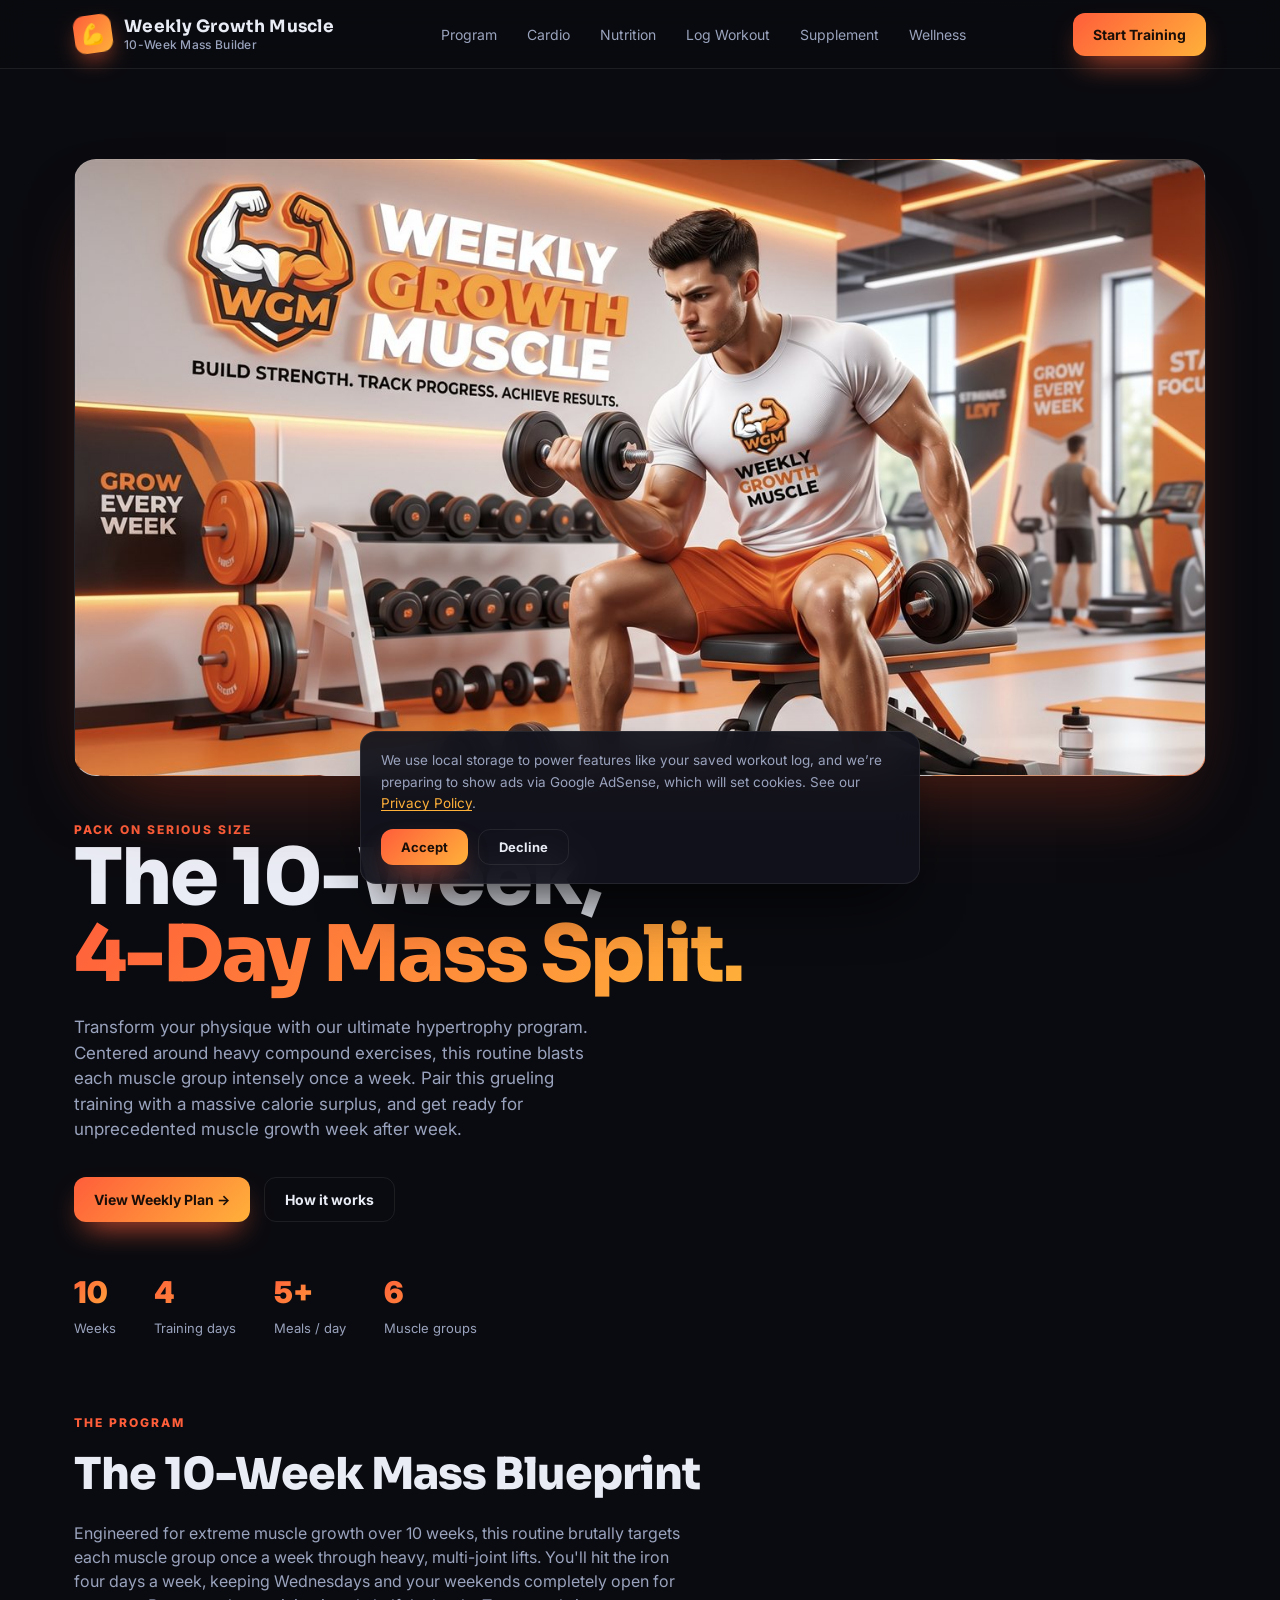
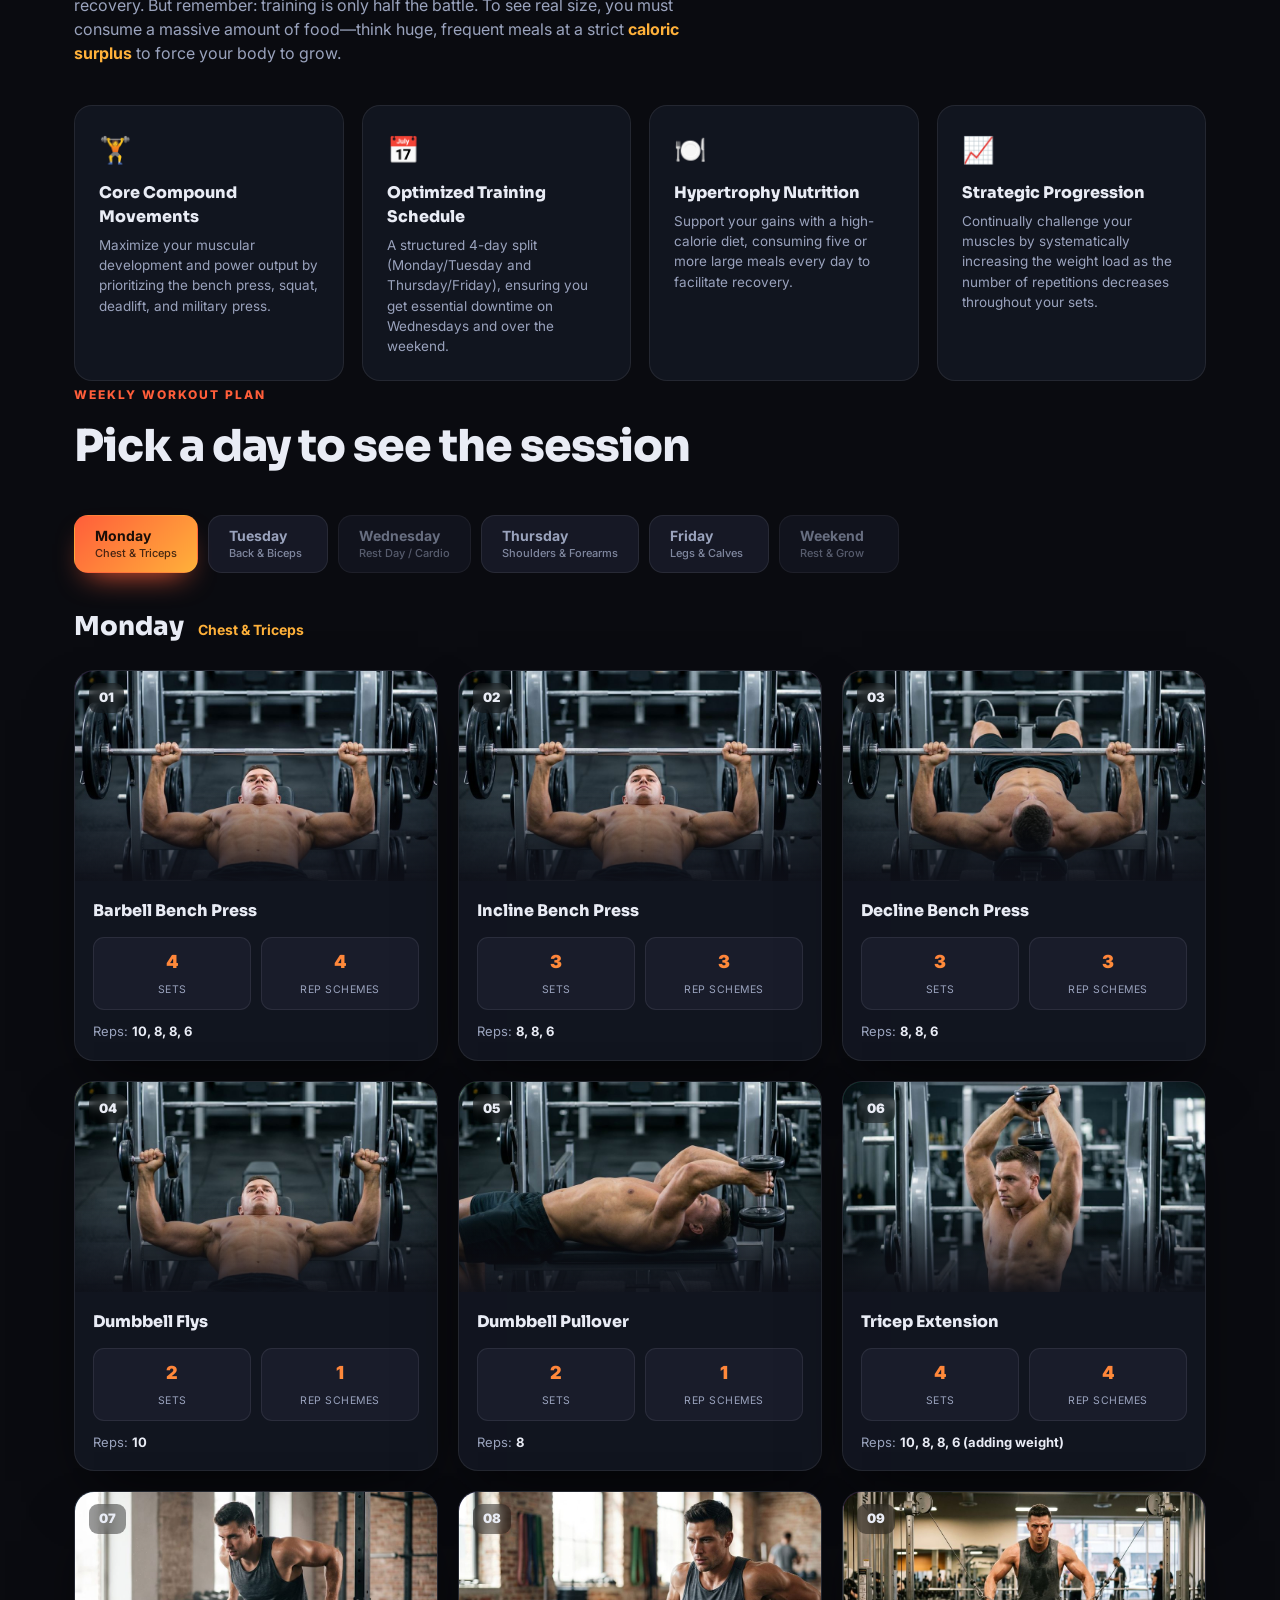
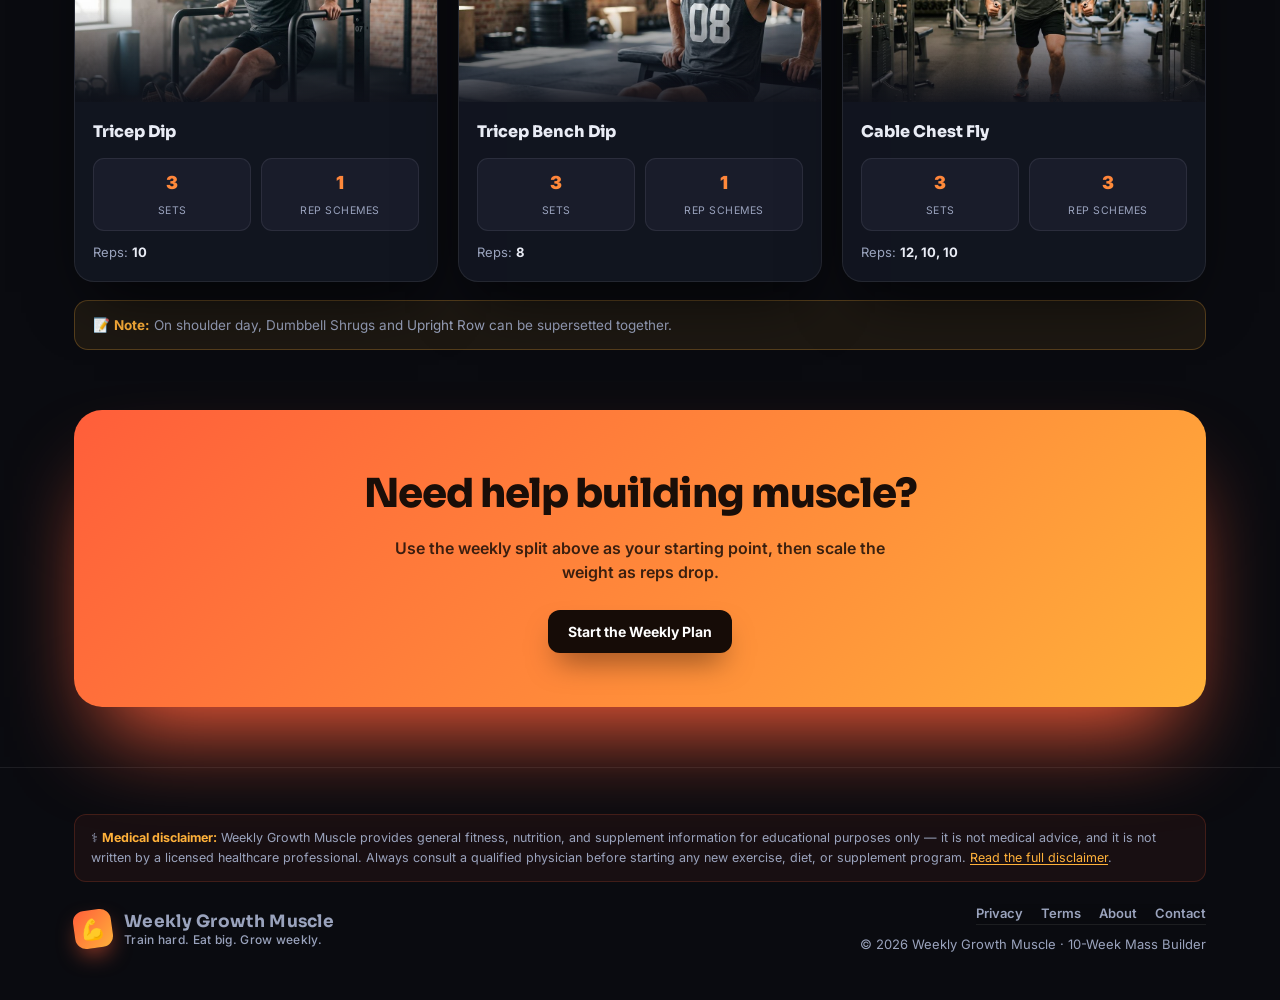
<file: index.html>
<!DOCTYPE html>
<html lang="en">
<head>
<meta charset="UTF-8" />
<script async src="https://pagead2.googlesyndication.com/pagead/js/adsbygoogle.js?client=ca-pub-7652735657118192"
     crossorigin="anonymous"></script>
<meta name="viewport" content="width=device-width, initial-scale=1.0" />
<meta name="theme-color" content="#0a0b10" />
<link rel="apple-touch-icon" href="apple-touch-icon.png" />
<meta name="description" content="A 10-week, 4-day hypertrophy split built on heavy compound lifts. Train each muscle group hard once a week, eat big, and pack on serious mass." />
<link rel="canonical" href="https://wgmuscle.serverkakoulabs.org/" />
<meta property="og:type" content="website" />
<meta property="og:url" content="https://wgmuscle.serverkakoulabs.org/" />
<meta property="og:title" content="Weekly Growth Muscle — 10-Week Mass Builder" />
<meta property="og:description" content="A 10-week, 4-day hypertrophy split built on heavy compound lifts. Train hard, eat big, and pack on serious mass." />
<meta property="og:image" content="https://wgmuscle.serverkakoulabs.org/img/hero-banner.jpg" />
<meta name="twitter:card" content="summary_large_image" />
<meta name="twitter:image" content="https://wgmuscle.serverkakoulabs.org/img/hero-banner.jpg" />
<title>Weekly Growth Muscle — 10 Week Mass Builder</title>
<link rel="stylesheet" href="assets/base.css" />
<style>
  /* hero */
  .hero{position:relative;padding:90px 0 70px}
  .hero h1{font-size:clamp(40px,7vw,78px);line-height:.98;font-weight:900;letter-spacing:-2px}
  .hero h1 em{font-style:normal;background:var(--grad);-webkit-background-clip:text;background-clip:text;color:transparent}
  .hero p.lead{margin-top:22px;max-width:540px;color:var(--mut);font-size:17px}
  .hero-cta{margin-top:34px;display:flex;gap:14px;flex-wrap:wrap}
  .stats{margin-top:48px;display:flex;gap:38px;flex-wrap:wrap}
  .stat b{font-size:30px;font-weight:900;display:block;background:var(--grad);-webkit-background-clip:text;background-clip:text;color:transparent}
  .stat span{color:var(--mut);font-size:13px}

  .hero-grid{display:grid;grid-template-columns:1fr;gap:40px;align-items:center}
  .hero-banner{
    position:relative;width:100%;aspect-ratio:2816/1536;border-radius:22px;display:block;overflow:hidden;
    border:1px solid var(--line);
    background:#11131c url("img/hero-banner.jpg") center/cover no-repeat;
    box-shadow:0 40px 80px -30px rgba(255,94,58,.35),var(--shadow);
  }
  /* video is zoomed from the top-left so the Gemini watermark in the
     bottom-right corner is cropped out of the visible frame */
  .hero-banner video{
    position:absolute;inset:0;width:100%;height:100%;display:block;
    object-fit:cover;object-position:left top;
    transform:scale(1.18);transform-origin:left top;
  }
  @media (prefers-reduced-motion:reduce){ .hero-banner video{display:none} }

  /* section */
  section{padding:70px 0}
  .eyebrow{color:var(--accent);font-weight:800;letter-spacing:2px;font-size:12px;text-transform:uppercase}
  .h2{font-size:clamp(28px,4vw,44px);font-weight:900;letter-spacing:-1px;margin-top:8px}
  .sub{color:var(--mut);max-width:620px;margin-top:14px}

  .info-grid{display:grid;grid-template-columns:repeat(4,1fr);gap:18px;margin-top:40px}
  @media(max-width:880px){.info-grid{grid-template-columns:repeat(2,1fr)}}
  @media(max-width:520px){.info-grid{grid-template-columns:1fr}}
  .info{
    background:var(--panel);border:1px solid var(--line);border-radius:18px;padding:24px;
    transition:transform .25s,border-color .25s;transform-style:preserve-3d;
  }
  .info:hover{transform:translateY(-6px) rotateX(4deg);border-color:rgba(255,94,58,.4)}
  .info .ic{font-size:26px;margin-bottom:12px}
  .info h4{font-size:16px;font-weight:800}
  .info p{color:var(--mut);font-size:13.5px;margin-top:6px}

  /* day tabs */
  .tabs{display:flex;gap:10px;flex-wrap:wrap;margin-top:36px}
  .tab{
    padding:12px 20px;border-radius:14px;border:1px solid var(--line);
    background:var(--panel2);cursor:pointer;font-weight:700;font-size:14px;color:var(--mut);
    transition:all .2s;display:flex;flex-direction:column;gap:2px;min-width:120px;
    font-family:inherit;text-align:left;-webkit-appearance:none;appearance:none;line-height:1.2;
  }
  .tab small{font-weight:500;font-size:11px;opacity:.8}
  .tab.active{background:var(--grad);color:#1a0e08;border-color:transparent;box-shadow:0 14px 30px -14px var(--accent)}
  .tab.rest{opacity:.65}
  .tab.rest.active{opacity:1}
  .tab:focus-visible{outline:3px solid rgba(255,177,58,.75);outline-offset:3px}

  /* exercise cards */
  .day-panel{margin-top:34px}
  .day-head{display:flex;align-items:baseline;gap:14px;margin-bottom:8px}
  .day-head h3{font-size:26px;font-weight:900}
  .day-head span{color:var(--accent2);font-weight:700;font-size:14px}
  .ex-grid{display:grid;grid-template-columns:repeat(3,1fr);gap:20px;margin-top:24px}
  @media(max-width:880px){.ex-grid{grid-template-columns:repeat(2,1fr)}}
  @media(max-width:560px){.ex-grid{grid-template-columns:1fr}}
  .card{
    border-radius:20px;overflow:hidden;background:var(--panel);
    border:1px solid var(--line);box-shadow:var(--shadow);
    transition:transform .3s,box-shadow .3s;transform-style:preserve-3d;position:relative;
  }
  .card:hover{transform:translateY(-8px) rotateX(6deg) rotateY(-3deg);box-shadow:0 40px 70px -25px rgba(255,94,58,.35)}
  .card .ph{
    height:210px;position:relative;overflow:hidden;
    display:grid;place-items:center;
  }
  .card .ph::after{content:"";position:absolute;inset:0;z-index:2;pointer-events:none;background:linear-gradient(180deg,transparent 55%,rgba(15,17,26,.92))}
  .card .ph img.athlete{
    position:absolute;inset:0;width:100%;height:100%;object-fit:cover;object-position:center top;
    z-index:1;transition:transform .4s;
  }
  .card:hover .ph img.athlete{transform:scale(1.06)}
  .card .ph .pose{position:absolute;inset:0;z-index:1;display:grid;place-items:center}
  .card .ph .pose svg{width:160px;height:auto;filter:drop-shadow(0 10px 16px rgba(0,0,0,.5));transition:transform .35s}
  .card:hover .ph .pose svg{transform:translateY(-3px) scale(1.06)}
  .card .ph .ex-tag{position:absolute;bottom:10px;left:14px;z-index:3;font-size:11px;font-weight:800;
    letter-spacing:.4px;text-transform:uppercase;color:#fff;background:rgba(255,94,58,.85);
    padding:5px 10px;border-radius:8px;-webkit-backdrop-filter:blur(4px);backdrop-filter:blur(4px);box-shadow:0 6px 14px -6px var(--accent)}
  .card .num{position:absolute;top:12px;left:14px;z-index:2;font-weight:900;font-size:13px;
    background:rgba(0,0,0,.4);-webkit-backdrop-filter:blur(6px);backdrop-filter:blur(6px);padding:5px 10px;border-radius:9px}
  .card .body{padding:18px}
  .card h4{font-size:16px;font-weight:800}
  .card .meta{display:flex;gap:10px;margin-top:14px}
  .pill{flex:1;background:var(--panel2);border:1px solid var(--line);border-radius:11px;padding:10px;text-align:center}
  .pill b{display:block;font-size:18px;font-weight:900;background:var(--grad);-webkit-background-clip:text;background-clip:text;color:transparent}
  .pill span{font-size:10.5px;color:var(--mut);text-transform:uppercase;letter-spacing:.5px}
  .reps{margin-top:12px;font-size:13px;color:var(--mut)}
  .reps b{color:var(--txt)}

  .rest-card{
    margin-top:24px;border-radius:20px;padding:48px;text-align:center;
    background:linear-gradient(135deg,rgba(255,94,58,.12),var(--panel));
    border:1px solid var(--line);
  }
  .rest-card .big{font-size:54px}
  .rest-card h3{font-size:26px;font-weight:900;margin-top:10px}
  .rest-card p{color:var(--mut);margin-top:8px;max-width:440px;margin-inline:auto}

  .note{margin-top:18px;padding:14px 18px;border-radius:14px;font-size:13.5px;color:var(--mut);
    background:rgba(255,177,58,.08);border:1px solid rgba(255,177,58,.25)}
  .note b{color:var(--accent2)}

  /* CTA banner */
  .banner{
    margin:60px 0;border-radius:28px;padding:54px;text-align:center;position:relative;overflow:hidden;
    background:linear-gradient(135deg,#ff5e3a,#ff8a3a 55%,#ffb13a);color:#1a0e08;
    box-shadow:0 50px 90px -30px var(--accent);
  }
  .banner h2{font-size:clamp(28px,4vw,40px);font-weight:900;letter-spacing:-1px}
  .banner p{margin-top:12px;font-weight:600;opacity:.85;max-width:520px;margin-inline:auto}
  .banner .btn{margin-top:26px;background:#160c07;color:#fff;box-shadow:0 16px 30px -10px rgba(0,0,0,.5)}
</style>
<link rel="icon" href="data:image/svg+xml,%3Csvg xmlns='http://www.w3.org/2000/svg' viewBox='0 0 32 32'%3E%3Crect width='32' height='32' rx='7' fill='%23ff5e3a'/%3E%3Cg fill='%23fff'%3E%3Crect x='6' y='14.5' width='20' height='3' rx='1.5'/%3E%3Crect x='3.5' y='10.5' width='4.5' height='11' rx='1.6'/%3E%3Crect x='24' y='10.5' width='4.5' height='11' rx='1.6'/%3E%3C/g%3E%3C/svg%3E" />
<link rel="preconnect" href="https://fonts.googleapis.com" />
<link rel="preconnect" href="https://fonts.gstatic.com" crossorigin />
<link rel="stylesheet" href="https://fonts.googleapis.com/css2?family=Inter:wght@400;500;600;700;800&amp;family=Sora:wght@600;700;800&amp;display=swap" />
<link rel="stylesheet" href="assets/enhance.css" />
<noscript><style>.reveal{opacity:1!important;transform:none!important}</style></noscript>
<script type="application/ld+json">{"@context":"https://schema.org","@type":"Organization","name":"Weekly Growth Muscle","url":"https://wgmuscle.serverkakoulabs.org/","logo":"https://wgmuscle.serverkakoulabs.org/apple-touch-icon.png","email":"contact@serverkakoulabs.org","description":"A 10-week, 4-day hypertrophy program built on heavy compound lifts."}</script>
<script type="application/ld+json">{"@context":"https://schema.org","@type":"WebSite","name":"Weekly Growth Muscle","url":"https://wgmuscle.serverkakoulabs.org/"}</script>
</head>
<body>

<nav>
  <div class="wrap nav-in">
    <div class="logo">
      <div class="mark">💪</div>
      <div><b>Weekly Growth Muscle</b><span>10-Week Mass Builder</span></div>
    </div>
    <div class="nav-links" id="navLinks">
      <a href="#about">Program</a>
      <a href="cardio.html">Cardio</a>
      <a href="nutrition.html">Nutrition</a>
      <a href="log.html">Log Workout</a>
      <a href="supplement.html">Supplement</a>
      <a href="wellness.html">Wellness</a>
    </div>
    <a class="btn" href="#plan">Start Training</a>
    <button class="nav-toggle" type="button" aria-label="Toggle navigation menu" aria-expanded="false" aria-controls="navLinks">
      <svg class="menu" viewBox="0 0 24 24" fill="none" stroke="currentColor" stroke-width="2.2" stroke-linecap="round"><path d="M4 7h16M4 12h16M4 17h16"/></svg>
      <svg class="x" viewBox="0 0 24 24" fill="none" stroke="currentColor" stroke-width="2.2" stroke-linecap="round"><path d="M6 6l12 12M18 6L6 18"/></svg>
    </button>
  </div>
</nav>

<noscript>
  <div class="wrap" style="margin:18px auto">
    <p style="background:rgba(255,177,58,.08);border:1px solid rgba(255,177,58,.25);border-radius:12px;padding:14px 18px;color:var(--accent2);font-size:14px;margin:0">⚠️ This site needs JavaScript enabled to show the workout plan, exercise cards and weekly split.</p>
  </div>
</noscript>

<header class="hero">
  <div class="wrap hero-grid">
    <div class="hero-banner" role="img" aria-label="Weekly Growth Muscle — athlete training in the gym">
      <video autoplay muted loop playsinline preload="none" poster="img/hero-banner.jpg" data-src="img/hero-banner.mp4"></video>
    </div>
    <div>
      <span class="eyebrow">Pack on Serious Size</span>
      <h1>The 10-Week, <br><em>4-Day Mass Split.</em></h1>
      <p class="lead">Transform your physique with our ultimate hypertrophy program. Centered around heavy compound exercises, this routine blasts each muscle group intensely once a week. Pair this grueling training with a massive calorie surplus, and get ready for unprecedented muscle growth week after week.</p>
      <div class="hero-cta">
        <a class="btn" href="#plan">View Weekly Plan →</a>
        <a class="btn ghost" href="#about">How it works</a>
      </div>
      <div class="stats">
        <div class="stat"><b>10</b><span>Weeks</span></div>
        <div class="stat"><b>4</b><span>Training days</span></div>
        <div class="stat"><b>5+</b><span>Meals / day</span></div>
        <div class="stat"><b>6</b><span>Muscle groups</span></div>
      </div>
    </div>
  </div>
</header>

<section id="about" class="wrap reveal">
  <span class="eyebrow">The Program</span>
  <h2 class="h2">The 10-Week Mass Blueprint</h2>
  <p class="sub">Engineered for extreme muscle growth over 10 weeks, this routine brutally targets each muscle group once a week through heavy, multi-joint lifts. You'll hit the iron four days a week, keeping Wednesdays and your weekends completely open for recovery. But remember: training is only half the battle. To see real size, you must consume a massive amount of food—think huge, frequent meals at a strict <b style="color:var(--accent2)">caloric surplus</b> to force your body to grow.</p>
  <div class="info-grid">
    <div class="info"><div class="ic">🏋️</div><h4>Core Compound Movements</h4><p>Maximize your muscular development and power output by prioritizing the bench press, squat, deadlift, and military press.</p></div>
    <div class="info"><div class="ic">📅</div><h4>Optimized Training Schedule</h4><p>A structured 4-day split (Monday/Tuesday and Thursday/Friday), ensuring you get essential downtime on Wednesdays and over the weekend.</p></div>
    <div class="info"><div class="ic">🍽️</div><h4>Hypertrophy Nutrition</h4><p>Support your gains with a high-calorie diet, consuming five or more large meals every day to facilitate recovery.</p></div>
    <div class="info"><div class="ic">📈</div><h4>Strategic Progression</h4><p>Continually challenge your muscles by systematically increasing the weight load as the number of repetitions decreases throughout your sets.</p></div>
  </div>
</section>

<section id="plan" class="wrap reveal">
  <span class="eyebrow">Weekly Workout Plan</span>
  <h2 class="h2">Pick a day to see the session</h2>
  <div class="tabs" id="tabs" role="tablist" aria-label="Workout days"></div>
  <div class="day-panel" id="dayPanel" role="tabpanel" tabindex="0"></div>
  <div class="note">📝 <b>Note:</b> On shoulder day, Dumbbell Shrugs and Upright Row can be supersetted together.</div>
</section>

<div class="wrap">
  <div class="banner reveal" id="start">
    <h2>Need help building muscle?</h2>
    <p>Use the weekly split above as your starting point, then scale the weight as reps drop.</p>
    <a class="btn" href="#plan">Start the Weekly Plan</a>
  </div>
</div>

<footer>
  <div class="wrap foot-in">
    <p class="foot-disclaimer"><span aria-hidden="true">⚕️</span> <strong>Medical disclaimer:</strong> Weekly Growth Muscle provides general fitness, nutrition, and supplement information for educational purposes only — it is not medical advice, and it is not written by a licensed healthcare professional. Always consult a qualified physician before starting any new exercise, diet, or supplement program. <a href="terms.html#health">Read the full disclaimer</a>.</p>
    <div class="logo"><div class="mark">💪</div><div><b>Weekly Growth Muscle</b><span>Train hard. Eat big. Grow weekly.</span></div></div>
    <div class="foot-right">
      <nav class="foot-links" aria-label="Legal and site info">
        <a href="privacy.html">Privacy</a>
        <a href="terms.html">Terms</a>
        <a href="about.html">About</a>
        <a href="contact.html">Contact</a>
      </nav>
      <div class="foot-copy">© 2026 Weekly Growth Muscle · 10-Week Mass Builder</div>
    </div>
  </div>
</footer>

<script>
/* hero video: attach source & autoplay only on desktop without reduced-motion — saves ~3.6MB on phones */
(function(){
  var v = document.querySelector('.hero-banner video');
  if(v && v.dataset.src && window.matchMedia('(min-width:761px)').matches && !window.matchMedia('(prefers-reduced-motion:reduce)').matches){
    var s = document.createElement('source');
    s.src = v.dataset.src; s.type = 'video/mp4';
    v.appendChild(s); v.load();
  }
})();

/* ---- 3D cartoon athletes (randomly assigned as exercise "preview") ---- */
/* shared toon palette: skin #f2a877/#c97c4e · shirt #ff5e3a/#ff8a3a · iron #2a2f40/#454b63 */
const SKIN='#f2a877',SKD='#cd7c4a',SHIRT='#ff5e3a',SHL='#ff8a3a',SHORT='#1c2030',IRON='#2a2f40',IRL='#565d77';
const SH='<ellipse cx="70" cy="93" rx="36" ry="5.5" fill="rgba(0,0,0,.38)"/>';
const wrapSvg = inner => `<svg viewBox="0 0 140 100" xmlns="http://www.w3.org/2000/svg">${SH}${inner}</svg>`;

// Biceps Curl — standing, one dumbbell raised
const C_CURL = wrapSvg(`
  <rect x="60" y="60" width="9" height="26" rx="4" fill="${SKIN}"/><rect x="71" y="60" width="9" height="26" rx="4" fill="${SKD}"/>
  <rect x="58" y="50" width="24" height="14" rx="6" fill="${SHORT}"/>
  <path d="M58 36 q12 -6 24 0 v18 q-12 5 -24 0z" fill="${SHIRT}"/><path d="M62 37 q8 -3 8 0 v16 q-4 2 -8 0z" fill="${SHL}"/>
  <circle cx="70" cy="23" r="11" fill="${SKIN}"/><path d="M59 21 a11 11 0 0 1 22 0 q-11 -7 -22 0z" fill="${SKD}"/>
  <rect x="50" y="40" width="9" height="22" rx="4" fill="${SKIN}"/>
  <path d="M80 42 q9 2 7 12 q-2 8 -9 9 l-2 -7 q5 -1 5 -6 q0 -5 -5 -6z" fill="${SKIN}"/>
  <rect x="73" y="56" width="14" height="6" rx="3" fill="${IRL}"/>
  <circle cx="73" cy="59" r="7" fill="${IRON}"/><circle cx="87" cy="59" r="7" fill="${IRON}"/><circle cx="71" cy="57" r="2.5" fill="${IRL}"/>`);

// Squat — barbell on shoulders, knees bent
const C_SQUAT = wrapSvg(`
  <rect x="20" y="33" width="100" height="6" rx="3" fill="${IRL}"/>
  <circle cx="24" cy="36" r="10" fill="${IRON}"/><circle cx="116" cy="36" r="10" fill="${IRON}"/><circle cx="22" cy="33" r="3" fill="${IRL}"/>
  <rect x="55" y="64" width="11" height="14" rx="4" fill="${SKIN}"/><rect x="55" y="76" width="13" height="9" rx="3" fill="${SKD}"/>
  <rect x="74" y="64" width="11" height="14" rx="4" fill="${SKD}"/><rect x="72" y="76" width="13" height="9" rx="3" fill="${SKD}"/>
  <path d="M54 52 q16 -7 32 0 v12 q-16 6 -32 0z" fill="${SHORT}"/>
  <path d="M56 38 q14 -6 28 0 v16 q-14 5 -28 0z" fill="${SHIRT}"/><path d="M60 39 q6 -2 6 0 v15 q-3 2 -6 0z" fill="${SHL}"/>
  <circle cx="70" cy="26" r="10" fill="${SKIN}"/><path d="M60 25 a10 10 0 0 1 20 0 q-10 -6 -20 0z" fill="${SKD}"/>
  <rect x="48" y="33" width="8" height="16" rx="4" fill="${SKIN}"/><rect x="84" y="33" width="8" height="16" rx="4" fill="${SKIN}"/>`);

// Bench Press — lying, pushing barbell up
const C_BENCH = wrapSvg(`
  <rect x="34" y="70" width="72" height="9" rx="4" fill="${IRON}"/><rect x="34" y="79" width="10" height="9" fill="${IRL}"/><rect x="96" y="79" width="10" height="9" fill="${IRL}"/>
  <rect x="46" y="58" width="40" height="14" rx="7" fill="${SHIRT}"/><rect x="50" y="60" width="30" height="5" rx="2" fill="${SHL}"/>
  <circle cx="38" cy="64" r="9" fill="${SKIN}"/><path d="M29 64 a9 9 0 0 1 18 0 q-9 -5 -18 0z" fill="${SKD}"/>
  <rect x="82" y="60" width="14" height="9" rx="4" fill="${SKD}"/><rect x="92" y="60" width="14" height="9" rx="4" fill="${SKIN}"/>
  <rect x="62" y="40" width="9" height="22" rx="4" fill="${SKIN}"/><rect x="78" y="40" width="9" height="22" rx="4" fill="${SKIN}"/>
  <rect x="40" y="36" width="70" height="6" rx="3" fill="${IRL}"/>
  <circle cx="44" cy="39" r="9" fill="${IRON}"/><circle cx="106" cy="39" r="9" fill="${IRON}"/><circle cx="42" cy="36" r="2.5" fill="${IRL}"/>`);

// Overhead / Military Press — barbell pressed overhead
const C_PRESS = wrapSvg(`
  <rect x="20" y="22" width="100" height="6" rx="3" fill="${IRL}"/>
  <circle cx="24" cy="25" r="10" fill="${IRON}"/><circle cx="116" cy="25" r="10" fill="${IRON}"/><circle cx="22" cy="22" r="3" fill="${IRL}"/>
  <rect x="58" y="28" width="9" height="20" rx="4" fill="${SKIN}"/><rect x="73" y="28" width="9" height="20" rx="4" fill="${SKD}"/>
  <rect x="60" y="62" width="9" height="24" rx="4" fill="${SKIN}"/><rect x="71" y="62" width="9" height="24" rx="4" fill="${SKD}"/>
  <rect x="58" y="54" width="24" height="12" rx="5" fill="${SHORT}"/>
  <path d="M57 42 q13 -6 26 0 v14 q-13 5 -26 0z" fill="${SHIRT}"/><path d="M61 43 q6 -2 6 0 v13 q-3 2 -6 0z" fill="${SHL}"/>
  <circle cx="70" cy="32" r="10" fill="${SKIN}"/><path d="M60 31 a10 10 0 0 1 20 0 q-10 -6 -20 0z" fill="${SKD}"/>`);

// Deadlift — bent over, barbell at shins
const C_DEAD = wrapSvg(`
  <rect x="20" y="80" width="100" height="6" rx="3" fill="${IRL}"/>
  <circle cx="24" cy="83" r="11" fill="${IRON}"/><circle cx="116" cy="83" r="11" fill="${IRON}"/><circle cx="22" cy="80" r="3" fill="${IRL}"/>
  <rect x="60" y="54" width="11" height="28" rx="4" fill="${SKIN}"/><rect x="73" y="54" width="11" height="28" rx="4" fill="${SKD}"/>
  <rect x="60" y="60" width="14" height="14" rx="5" fill="${SHORT}" transform="rotate(8 67 67)"/>
  <path d="M52 36 q20 6 38 20 l-6 10 q-16 -12 -34 -16z" fill="${SHIRT}"/><path d="M55 39 q8 3 8 6 l-4 6 q-5 -2 -8 -4z" fill="${SHL}"/>
  <circle cx="48" cy="34" r="10" fill="${SKIN}"/><path d="M38 33 a10 10 0 0 1 20 0 q-10 -6 -20 0z" fill="${SKD}"/>
  <rect x="58" y="60" width="7" height="22" rx="3" fill="${SKIN}"/><rect x="82" y="62" width="7" height="20" rx="3" fill="${SKIN}"/>`);

// Lateral / Reverse Raise — dumbbells out to sides
const C_RAISE = wrapSvg(`
  <rect x="60" y="60" width="9" height="26" rx="4" fill="${SKIN}"/><rect x="71" y="60" width="9" height="26" rx="4" fill="${SKD}"/>
  <rect x="58" y="50" width="24" height="14" rx="6" fill="${SHORT}"/>
  <path d="M58 36 q12 -6 24 0 v18 q-12 5 -24 0z" fill="${SHIRT}"/><path d="M62 37 q8 -3 8 0 v16 q-4 2 -8 0z" fill="${SHL}"/>
  <circle cx="70" cy="23" r="11" fill="${SKIN}"/><path d="M59 21 a11 11 0 0 1 22 0 q-11 -7 -22 0z" fill="${SKD}"/>
  <rect x="34" y="38" width="26" height="8" rx="4" fill="${SKIN}"/><rect x="80" y="38" width="26" height="8" rx="4" fill="${SKD}"/>
  <circle cx="30" cy="42" r="8" fill="${IRON}"/><circle cx="110" cy="42" r="8" fill="${IRON}"/>
  <circle cx="28" cy="40" r="2.5" fill="${IRL}"/><circle cx="108" cy="40" r="2.5" fill="${IRL}"/>`);

const ICONS = [C_CURL, C_SQUAT, C_BENCH, C_PRESS, C_DEAD, C_RAISE];

/* pick the illustrated pose that best matches the exercise name */
function poseFor(name){
  const n = name.toLowerCase();
  if(/squat|leg|calf/.test(n)) return C_SQUAT;
  if(/bench press|incline|decline|fly|flys|pullover/.test(n)) return C_BENCH;
  if(/military|shoulder press|machine shoulder/.test(n)) return C_PRESS;
  if(/lateral|reverse fly|upright|shrug/.test(n)) return C_RAISE;
  if(/deadlift|row|chin|pull down|pulldown|pull-down/.test(n)) return C_DEAD;
  if(/curl/.test(n)) return C_CURL;
  if(/dip|tricep|extension/.test(n)) return C_PRESS;
  return C_CURL;
}
const grad = i => `linear-gradient(155deg,hsl(${(i*47)%360} 70% 26%),#14161f)`;

const DAYS = [
  {key:'mon', day:'Monday', focus:'Chest & Triceps', ex:[
    ['Barbell Bench Press',4,'10, 8, 8, 6'],
    ['Incline Bench Press',3,'8, 8, 6'],
    ['Decline Bench Press',3,'8, 8, 6'],
    ['Dumbbell Flys',2,'10'],
    ['Dumbbell Pullover',2,'8'],
    ['Tricep Extension',4,'10, 8, 8, 6 (adding weight)'],
    ['Tricep Dip',3,'10'],
    ['Tricep Bench Dip',3,'8'],
    ['Cable Chest Fly',3,'12, 10, 10'],
  ]},
  {key:'tue', day:'Tuesday', focus:'Back & Biceps', ex:[
    ['Deadlift',5,'10, 8, 8, 6, 4'],
    ['Chin Up',2,'8'],
    ['One Arm Dumbbell Row',3,'8'],
    ['Seated Row',2,'8'],
    ['Close Grip Lat Pull Down',3,'10, 10, 8'],
    ['Standing Barbell Curl',3,'8, 8, 6'],
    ['Close Grip Preacher Curl',3,'8, 8, 6'],
    ['Incline Dumbbell Curl',2,'12–14'],
    ['Concentration Curl',2,'10'],
  ]},
  {key:'wed', day:'Wednesday', focus:'Rest Day / Cardio', rest:true,
    msg:'Active recovery. Light cardio, mobility and stretching to keep blood flowing — then refuel.'},
  {key:'thu', day:'Thursday', focus:'Shoulders & Forearms', ex:[
    ['Machine Shoulder Press',3,'10'],
    ['Dumbbell Reverse Fly',3,'8–10'],
    ['Military Press',4,'10'],
    ['Dumbbell Lateral Raise',2,'10'],
    ['Dumbbell Shrugs',2,'10'],
    ['Upright Row',2,'10'],
    ['Standing Wrist Curl',4,'10'],
    ['Barbell Wrist Curl',3,'10'],
    ['Seated Wrist Curl',3,'12, 10, 10'],
  ]},
  {key:'fri', day:'Friday', focus:'Legs & Calves', ex:[
    ['Squat',5,'10, 8, 8, 6, 4'],
    ['Leg Extension',3,'12'],
    ['Leg Curl',3,'12'],
    ['Standing Calf Raise',4,'12'],
    ['Seated Calf Raise',2,'12'],
    ['Cable Kick-Back',3,'12, 12, 10'],
  ]},
  {key:'sat', day:'Weekend', focus:'Rest & Grow', rest:true,
    msg:'Full rest Saturday and Sunday. Sleep, eat big, and let your muscles rebuild bigger than before.'},
];

const tabsEl = document.getElementById('tabs');
const panel = document.getElementById('dayPanel');
const IMAGE_SLUGS = new Set([
  'barbell-bench-press','incline-bench-press','decline-bench-press','dumbbell-flys',
  'dumbbell-pullover','tricep-extension','tricep-dip','tricep-bench-dip','deadlift',
  'chin-up','one-arm-dumbbell-row','seated-row','close-grip-lat-pull-down',
  'standing-barbell-curl','close-grip-preacher-curl','incline-dumbbell-curl',
  'concentration-curl','machine-shoulder-press','dumbbell-reverse-fly','military-press',
  'dumbbell-lateral-raise','dumbbell-shrugs','upright-row','standing-wrist-curl',
  'barbell-wrist-curl','squat','leg-extension','leg-curl','standing-calf-raise',
  'seated-calf-raise','cable-chest-fly','seated-wrist-curl','cable-kick-back'
]);

function slugFor(name){
  return name.toLowerCase().replace(/[^a-z0-9]+/g,'-').replace(/(^-|-$)/g,'');
}

function escapeHTML(value){
  return String(value).replace(/[&<>"']/g,ch=>({
    '&':'&amp;','<':'&lt;','>':'&gt;','"':'&quot;',"'":'&#39;'
  }[ch]));
}

function repSchemeCount(reps){
  return String(reps).split(',').filter(part=>part.trim()).length || 1;
}

DAYS.forEach((d,i)=>{
  const t = document.createElement('button');
  t.type = 'button';
  t.id = 'tab-'+d.key;
  t.setAttribute('role','tab');
  t.setAttribute('aria-controls','dayPanel');
  t.setAttribute('aria-selected',i===0?'true':'false');
  t.tabIndex = i===0?0:-1;
  t.className = 'tab'+(d.rest?' rest':'')+(i===0?' active':'');
  t.innerHTML = `${escapeHTML(d.day)}<small>${escapeHTML(d.focus)}</small>`;
  t.addEventListener('click',()=>selectDay(d,t));
  tabsEl.appendChild(t);
});

/* arrow-key navigation for the ARIA tablist */
tabsEl.addEventListener('keydown',e=>{
  const tabs = [...tabsEl.querySelectorAll('.tab')];
  const idx = tabs.indexOf(document.activeElement);
  if(idx < 0) return;
  let next = null;
  if(e.key==='ArrowRight' || e.key==='ArrowDown') next = tabs[(idx+1)%tabs.length];
  else if(e.key==='ArrowLeft' || e.key==='ArrowUp') next = tabs[(idx-1+tabs.length)%tabs.length];
  else if(e.key==='Home') next = tabs[0];
  else if(e.key==='End') next = tabs[tabs.length-1];
  if(next){ e.preventDefault(); next.focus(); next.click(); }
});

function selectDay(d,selectedTab){
  document.querySelectorAll('.tab').forEach(tab=>{
    const active = tab===selectedTab;
    tab.classList.toggle('active',active);
    tab.setAttribute('aria-selected',active?'true':'false');
    tab.tabIndex = active?0:-1;
  });
  panel.setAttribute('aria-labelledby',selectedTab.id);
  render(d);
}

function render(d){
  if(d.rest){
    panel.innerHTML = `<div class="day-head"><h3>${escapeHTML(d.day)}</h3><span>${escapeHTML(d.focus)}</span></div>
      <div class="rest-card"><div class="big">😴</div><h3>${escapeHTML(d.focus)}</h3><p>${escapeHTML(d.msg)}</p></div>`;
    return;
  }
  const cards = d.ex.map((e,idx)=>{
    const slug = slugFor(e[0]);
    const hasImage = IMAGE_SLUGS.has(slug);
    const name = escapeHTML(e[0]);
    const reps = escapeHTML(e[2]);
    const image = hasImage ? `<img class="athlete" src="img/${slug}.jpg" alt="${name}" loading="lazy" onerror="this.remove()">` : '';
    return `<div class="card">
      <div class="ph" style="background:${grad(idx+d.day.length)}">
        <span class="num">${String(idx+1).padStart(2,'0')}</span>
        <div class="pose">${poseFor(e[0])}</div>
        ${image}
      </div>
      <div class="body">
        <h4>${name}</h4>
        <div class="meta">
          <div class="pill"><b>${e[1]}</b><span>Sets</span></div>
          <div class="pill"><b>${repSchemeCount(e[2])}</b><span>Rep schemes</span></div>
        </div>
        <div class="reps">Reps: <b>${reps}</b></div>
      </div>
    </div>`;
  }).join('');
  panel.innerHTML = `<div class="day-head"><h3>${escapeHTML(d.day)}</h3><span>${escapeHTML(d.focus)}</span></div>
    <div class="ex-grid">${cards}</div>`;
}
render(DAYS[0]);
panel.setAttribute('aria-labelledby','tab-'+DAYS[0].key);

/* scroll reveal */
const revealEls = document.querySelectorAll('.reveal');
if('IntersectionObserver' in window){
  const io = new IntersectionObserver(es=>es.forEach(e=>{if(e.isIntersecting)e.target.classList.add('in')}),{threshold:.12});
  revealEls.forEach(el=>io.observe(el));
}else{
  revealEls.forEach(el=>el.classList.add('in'));
}
</script>
<script src="assets/enhance.js" defer></script>
</body>
</html>
</file>
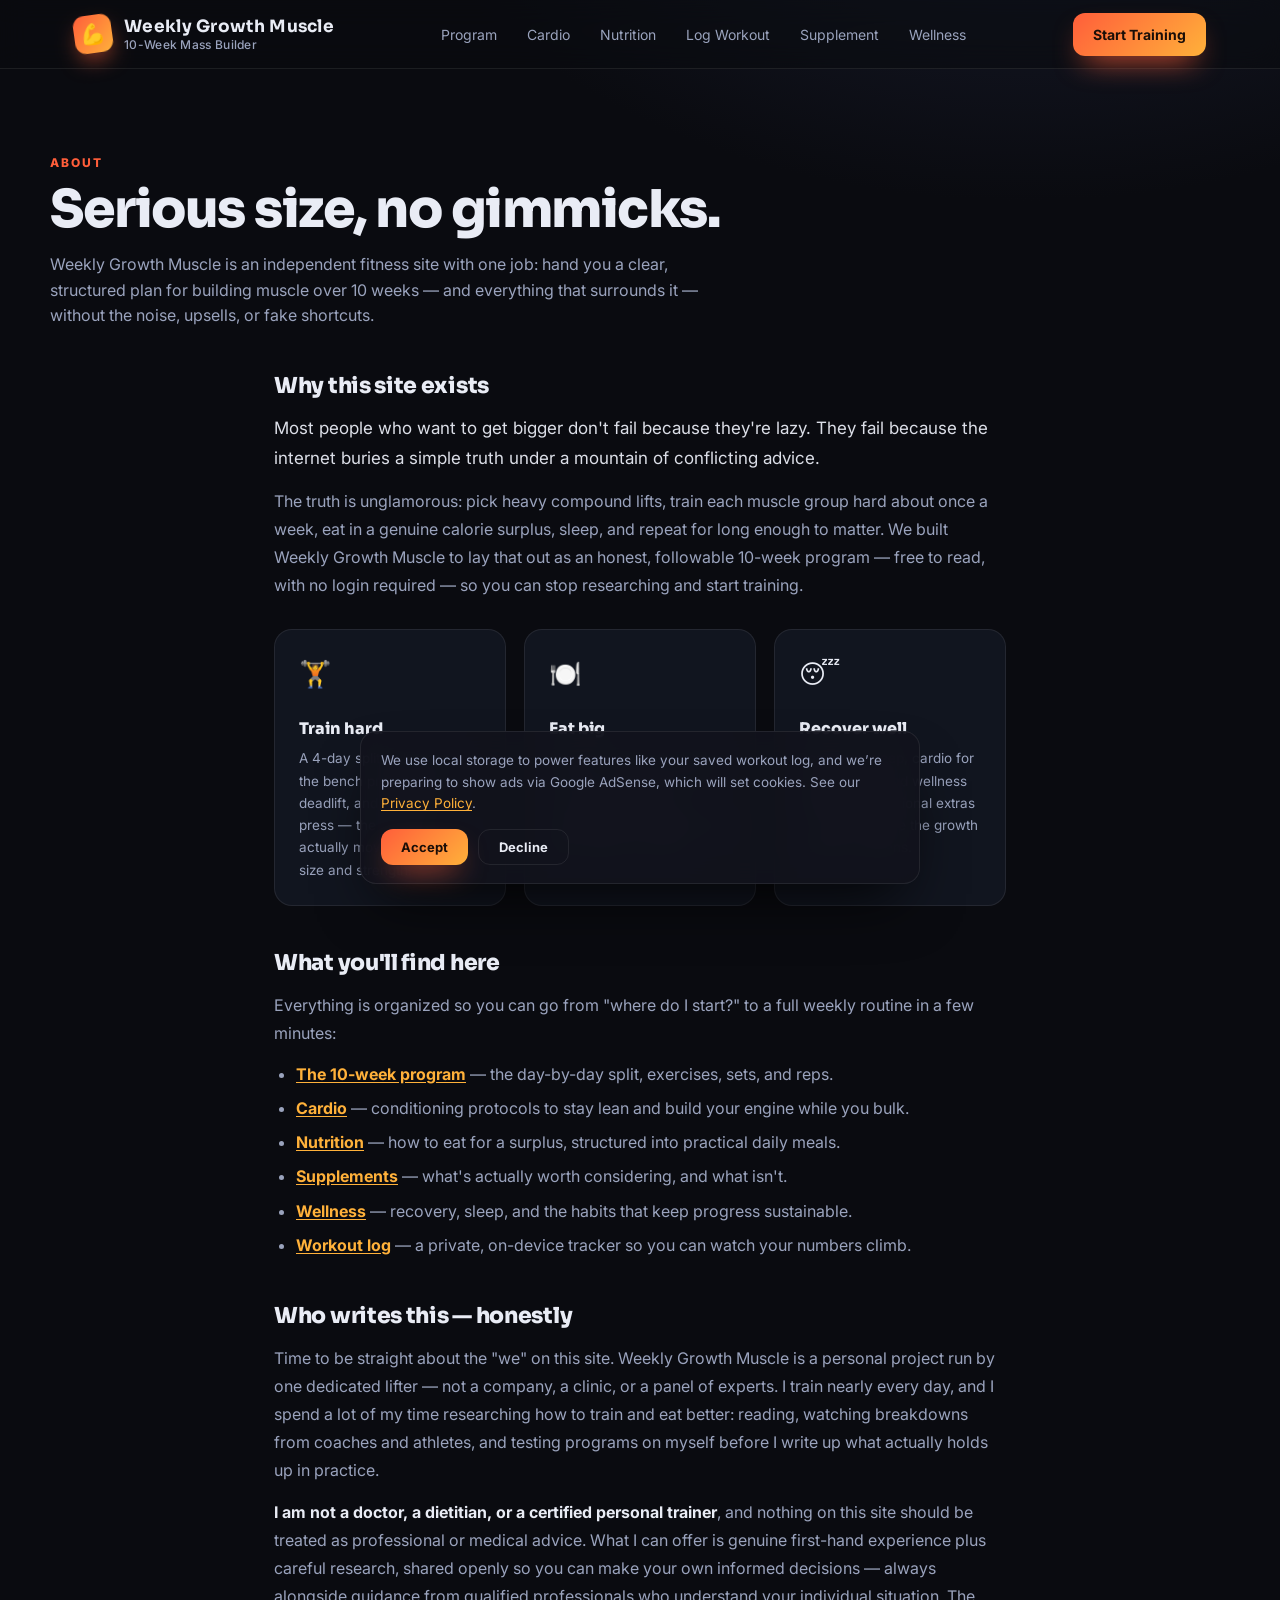
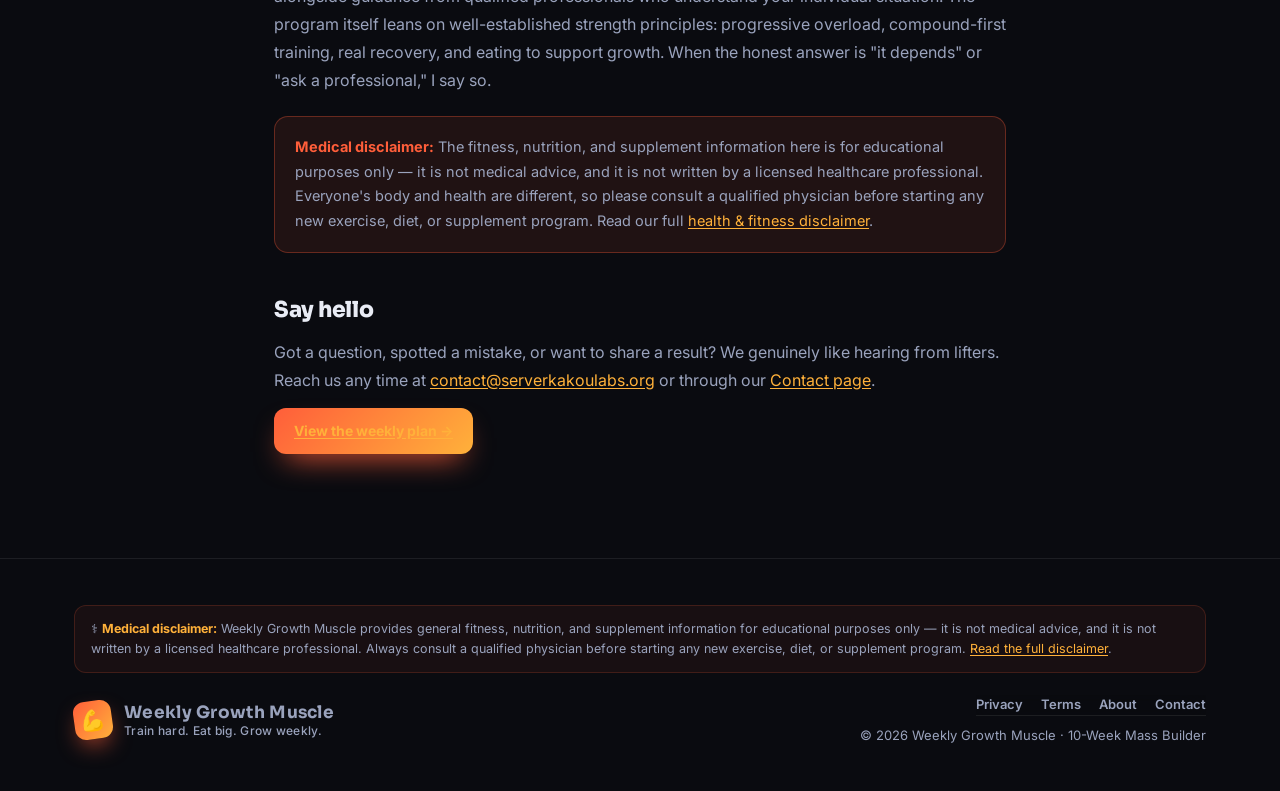
<file: about.html>
<!DOCTYPE html>
<html lang="en">
<head>
<meta charset="UTF-8" />
<script async src="https://pagead2.googlesyndication.com/pagead/js/adsbygoogle.js?client=ca-pub-7652735657118192"
     crossorigin="anonymous"></script>
<meta name="viewport" content="width=device-width, initial-scale=1.0" />
<meta name="theme-color" content="#0a0b10" />
<link rel="apple-touch-icon" href="apple-touch-icon.png" />
<meta name="description" content="About Weekly Growth Muscle — an independent site sharing a structured 10-week, 4-day hypertrophy program built on heavy compound lifts, big eating, and real recovery." />
<meta name="robots" content="index, follow" />
<link rel="canonical" href="https://wgmuscle.serverkakoulabs.org/about.html" />
<meta property="og:type" content="website" />
<meta property="og:url" content="https://wgmuscle.serverkakoulabs.org/about.html" />
<meta property="og:title" content="About — Weekly Growth Muscle" />
<meta property="og:description" content="Who we are and why we built a free, structured 10-week muscle-building program." />
<meta property="og:image" content="https://wgmuscle.serverkakoulabs.org/img/hero-banner.jpg" />
<meta name="twitter:card" content="summary_large_image" />
<meta name="twitter:image" content="https://wgmuscle.serverkakoulabs.org/img/hero-banner.jpg" />
<title>About — Weekly Growth Muscle</title>
<link rel="stylesheet" href="assets/base.css" />
<link rel="stylesheet" href="assets/pages.css" />
<link rel="icon" href="data:image/svg+xml,%3Csvg xmlns='http://www.w3.org/2000/svg' viewBox='0 0 32 32'%3E%3Crect width='32' height='32' rx='7' fill='%23ff5e3a'/%3E%3Cg fill='%23fff'%3E%3Crect x='6' y='14.5' width='20' height='3' rx='1.5'/%3E%3Crect x='3.5' y='10.5' width='4.5' height='11' rx='1.6'/%3E%3Crect x='24' y='10.5' width='4.5' height='11' rx='1.6'/%3E%3C/g%3E%3C/svg%3E" />
<link rel="preconnect" href="https://fonts.googleapis.com" />
<link rel="preconnect" href="https://fonts.gstatic.com" crossorigin />
<link rel="stylesheet" href="https://fonts.googleapis.com/css2?family=Inter:wght@400;500;600;700;800&amp;family=Sora:wght@600;700;800&amp;display=swap" />
<link rel="stylesheet" href="assets/enhance.css" />
<noscript><style>.reveal{opacity:1!important;transform:none!important}</style></noscript>
</head>
<body>

<nav>
  <div class="wrap nav-in">
    <a class="logo" href="index.html">
      <div class="mark">💪</div>
      <div><b>Weekly Growth Muscle</b><span>10-Week Mass Builder</span></div>
    </a>
    <div class="nav-links" id="navLinks">
      <a href="index.html#about">Program</a>
      <a href="cardio.html">Cardio</a>
      <a href="nutrition.html">Nutrition</a>
      <a href="log.html">Log Workout</a>
      <a href="supplement.html">Supplement</a>
      <a href="wellness.html">Wellness</a>
    </div>
    <a class="btn" href="index.html#plan">Start Training</a>
    <button class="nav-toggle" type="button" aria-label="Toggle navigation menu" aria-expanded="false" aria-controls="navLinks">
      <svg class="menu" viewBox="0 0 24 24" fill="none" stroke="currentColor" stroke-width="2.2" stroke-linecap="round"><path d="M4 7h16M4 12h16M4 17h16"/></svg>
      <svg class="x" viewBox="0 0 24 24" fill="none" stroke="currentColor" stroke-width="2.2" stroke-linecap="round"><path d="M6 6l12 12M18 6L6 18"/></svg>
    </button>
  </div>
</nav>

<header class="wrap page-head reveal">
  <span class="eyebrow">About</span>
  <h1>Serious size, no gimmicks.</h1>
  <p class="sub">Weekly Growth Muscle is an independent fitness site with one job: hand you a clear, structured plan for building muscle over 10 weeks — and everything that surrounds it — without the noise, upsells, or fake shortcuts.</p>
</header>

<main class="prose">
  <h2>Why this site exists</h2>
  <p class="lead">Most people who want to get bigger don't fail because they're lazy. They fail because the internet buries a simple truth under a mountain of conflicting advice.</p>
  <p>The truth is unglamorous: pick heavy compound lifts, train each muscle group hard about once a week, eat in a genuine calorie surplus, sleep, and repeat for long enough to matter. We built Weekly Growth Muscle to lay that out as an honest, followable 10-week program — free to read, with no login required — so you can stop researching and start training.</p>

  <div class="about-grid">
    <div class="about-card reveal">
      <div class="ic">🏋️</div>
      <h3>Train hard</h3>
      <p>A 4-day split built around the bench press, squat, deadlift, and overhead press — the lifts that actually move the needle on size and strength.</p>
    </div>
    <div class="about-card reveal">
      <div class="ic">🍽️</div>
      <h3>Eat big</h3>
      <p>Muscle is built in the kitchen as much as the gym. We cover the surplus, the meals, and the supplements that support recovery.</p>
    </div>
    <div class="about-card reveal">
      <div class="ic">😴</div>
      <h3>Recover well</h3>
      <p>Rest days, sleep, cardio for conditioning, and wellness habits aren't optional extras — they're where the growth actually happens.</p>
    </div>
  </div>

  <h2>What you'll find here</h2>
  <p>Everything is organized so you can go from "where do I start?" to a full weekly routine in a few minutes:</p>
  <ul>
    <li><strong><a href="index.html#plan">The 10-week program</a></strong> — the day-by-day split, exercises, sets, and reps.</li>
    <li><strong><a href="cardio.html">Cardio</a></strong> — conditioning protocols to stay lean and build your engine while you bulk.</li>
    <li><strong><a href="nutrition.html">Nutrition</a></strong> — how to eat for a surplus, structured into practical daily meals.</li>
    <li><strong><a href="supplement.html">Supplements</a></strong> — what's actually worth considering, and what isn't.</li>
    <li><strong><a href="wellness.html">Wellness</a></strong> — recovery, sleep, and the habits that keep progress sustainable.</li>
    <li><strong><a href="log.html">Workout log</a></strong> — a private, on-device tracker so you can watch your numbers climb.</li>
  </ul>

  <h2>Who writes this — honestly</h2>
  <p>Time to be straight about the "we" on this site. Weekly Growth Muscle is a personal project run by one dedicated lifter — not a company, a clinic, or a panel of experts. I train nearly every day, and I spend a lot of my time researching how to train and eat better: reading, watching breakdowns from coaches and athletes, and testing programs on myself before I write up what actually holds up in practice.</p>
  <p><strong>I am not a doctor, a dietitian, or a certified personal trainer</strong>, and nothing on this site should be treated as professional or medical advice. What I can offer is genuine first-hand experience plus careful research, shared openly so you can make your own informed decisions — always alongside guidance from qualified professionals who understand your individual situation. The program itself leans on well-established strength principles: progressive overload, compound-first training, real recovery, and eating to support growth. When the honest answer is "it depends" or "ask a professional," I say so.</p>
  <div class="callout warn">
    <strong>Medical disclaimer:</strong> The fitness, nutrition, and supplement information here is for educational purposes only — it is not medical advice, and it is not written by a licensed healthcare professional. Everyone's body and health are different, so please consult a qualified physician before starting any new exercise, diet, or supplement program. Read our full <a href="terms.html#health">health &amp; fitness disclaimer</a>.
  </div>

  <h2>Say hello</h2>
  <p>Got a question, spotted a mistake, or want to share a result? We genuinely like hearing from lifters. Reach us any time at <a href="mailto:contact@serverkakoulabs.org">contact@serverkakoulabs.org</a> or through our <a href="contact.html">Contact page</a>.</p>
  <p><a class="btn" href="index.html#plan">View the weekly plan →</a></p>
</main>

<footer>
  <div class="wrap foot-in">
    <p class="foot-disclaimer"><span aria-hidden="true">⚕️</span> <strong>Medical disclaimer:</strong> Weekly Growth Muscle provides general fitness, nutrition, and supplement information for educational purposes only — it is not medical advice, and it is not written by a licensed healthcare professional. Always consult a qualified physician before starting any new exercise, diet, or supplement program. <a href="terms.html#health">Read the full disclaimer</a>.</p>
    <a class="logo" href="index.html"><div class="mark">💪</div><div><b>Weekly Growth Muscle</b><span>Train hard. Eat big. Grow weekly.</span></div></a>
    <div class="foot-right">
      <nav class="foot-links" aria-label="Legal and site info">
        <a href="privacy.html">Privacy</a>
        <a href="terms.html">Terms</a>
        <a href="about.html">About</a>
        <a href="contact.html">Contact</a>
      </nav>
      <div class="foot-copy">© 2026 Weekly Growth Muscle · 10-Week Mass Builder</div>
    </div>
  </div>
</footer>

<script>
const revealEls = document.querySelectorAll('.reveal');
if('IntersectionObserver' in window){
  const io = new IntersectionObserver(es=>es.forEach(e=>{if(e.isIntersecting)e.target.classList.add('in')}),{threshold:.12});
  revealEls.forEach(el=>io.observe(el));
}else{
  revealEls.forEach(el=>el.classList.add('in'));
}
</script>
<script src="assets/enhance.js" defer></script>
</body>
</html>
</file>
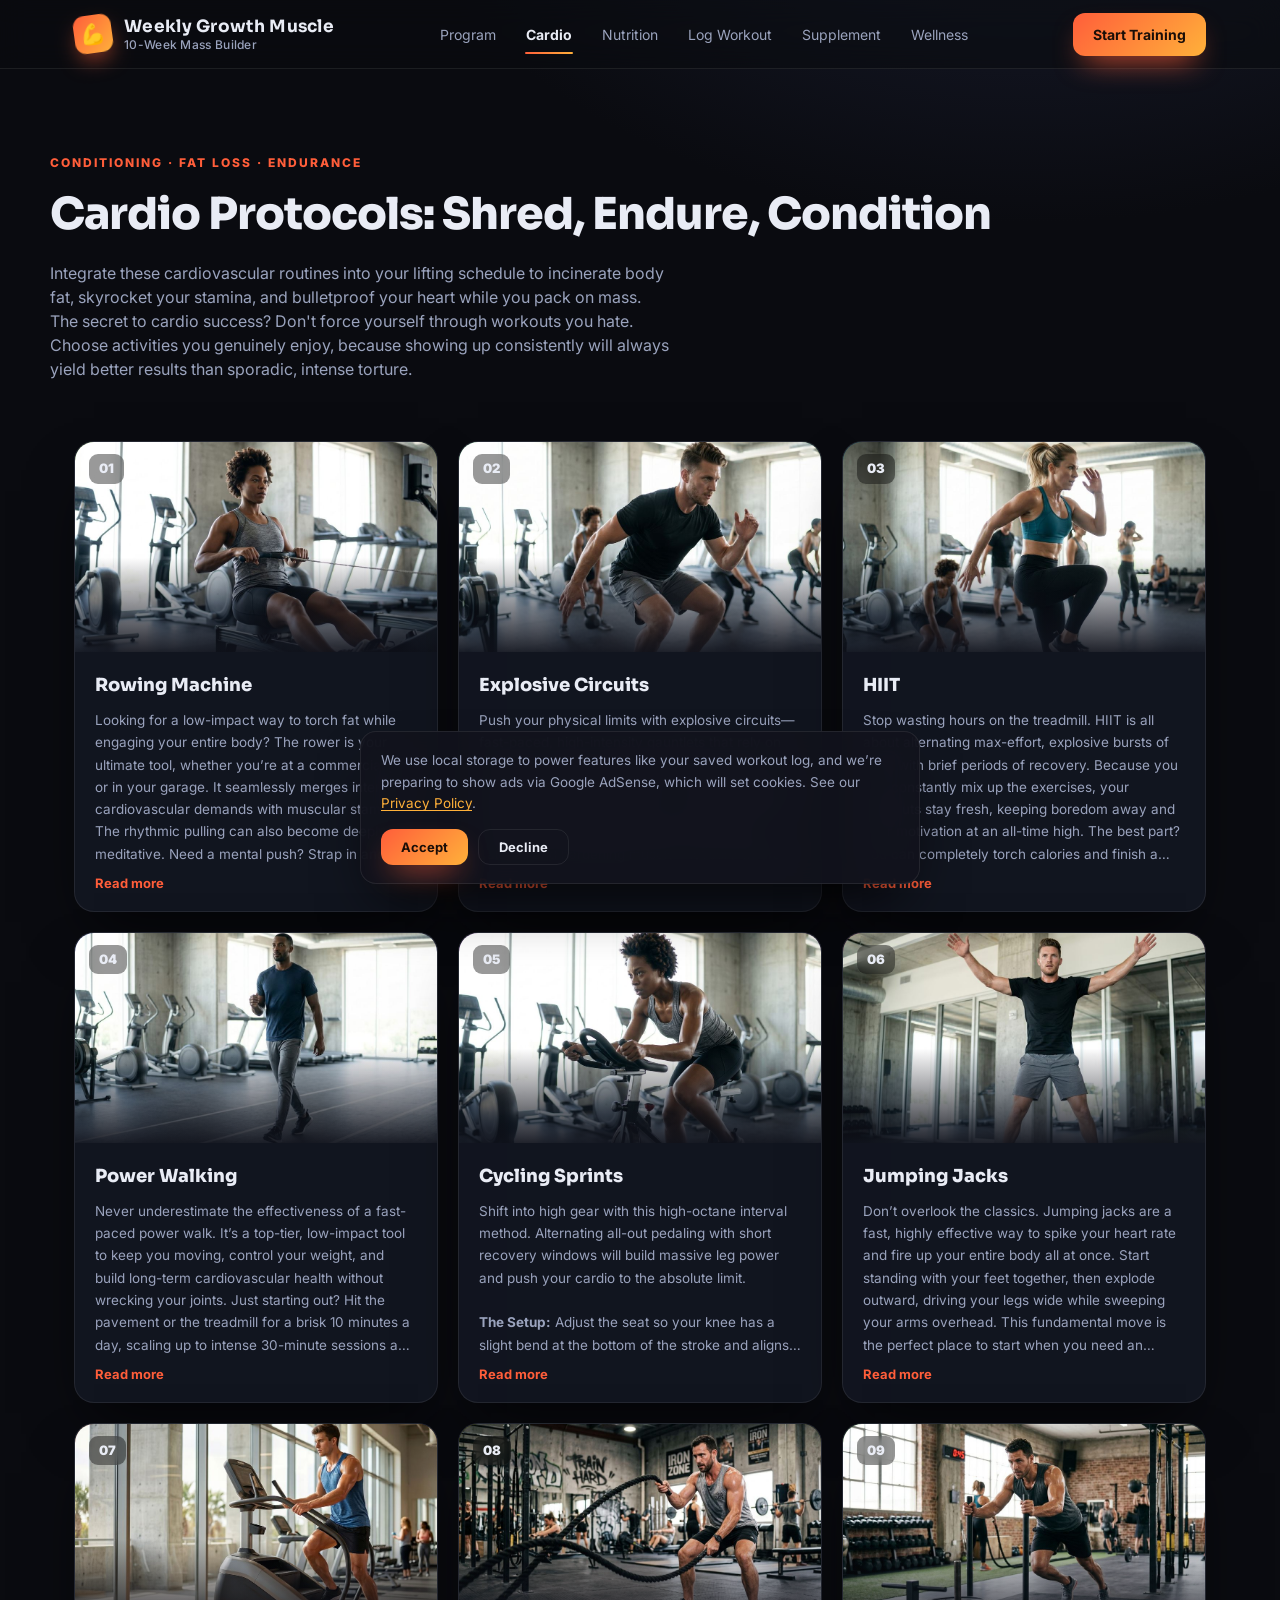
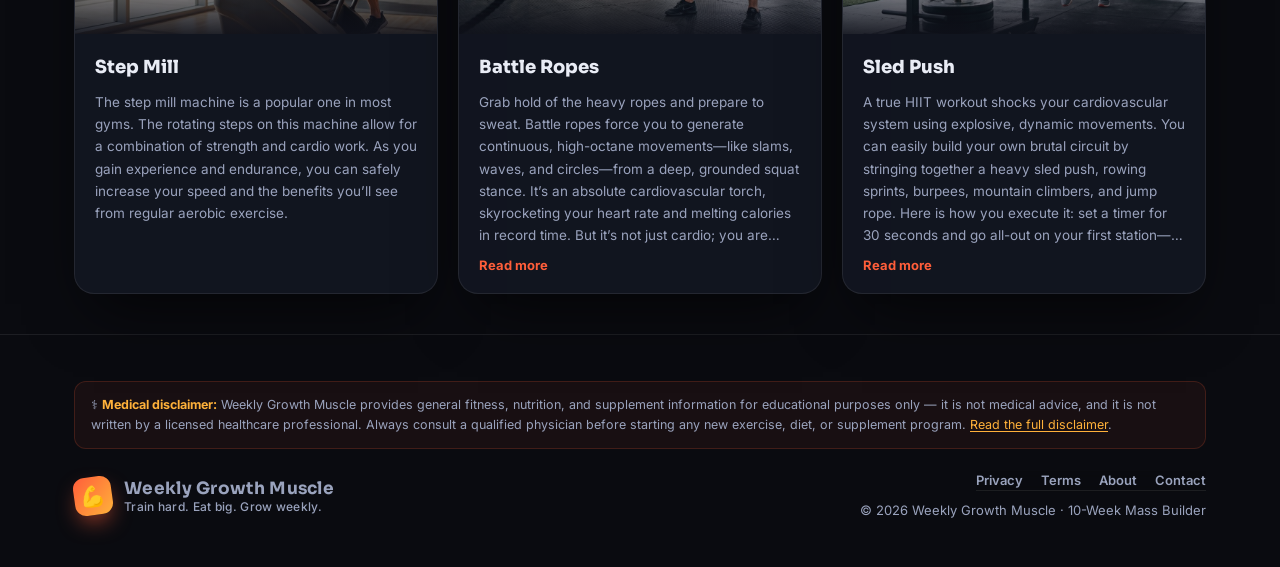
<file: cardio.html>
<!DOCTYPE html>
<html lang="en">
<head>
<meta charset="UTF-8" />
<script async src="https://pagead2.googlesyndication.com/pagead/js/adsbygoogle.js?client=ca-pub-7652735657118192"
     crossorigin="anonymous"></script>
<meta name="viewport" content="width=device-width, initial-scale=1.0" />
<meta name="theme-color" content="#0a0b10" />
<link rel="apple-touch-icon" href="apple-touch-icon.png" />
<meta name="description" content="Cardio protocols to shred fat, build endurance, and condition your heart while you build muscle — rowing, HIIT, sled push, battle ropes and more." />
<link rel="canonical" href="https://wgmuscle.serverkakoulabs.org/cardio.html" />
<meta property="og:type" content="website" />
<meta property="og:url" content="https://wgmuscle.serverkakoulabs.org/cardio.html" />
<meta property="og:title" content="Cardio — Weekly Growth Muscle" />
<meta property="og:description" content="Cardio protocols to shred fat, build endurance, and condition your heart while you build muscle." />
<meta property="og:image" content="https://wgmuscle.serverkakoulabs.org/img/hero-banner.jpg" />
<meta name="twitter:card" content="summary_large_image" />
<meta name="twitter:image" content="https://wgmuscle.serverkakoulabs.org/img/hero-banner.jpg" />
<title>Cardio — Weekly Growth Muscle</title>
<link rel="stylesheet" href="assets/base.css" />
<style>
  /* page header */
  section{padding:70px 0}
  .page-head{padding:80px 0 20px}
  .eyebrow{color:var(--accent);font-weight:800;letter-spacing:2px;font-size:12px;text-transform:uppercase}
  .h2{font-size:clamp(28px,4vw,44px);font-weight:900;letter-spacing:-1px;margin-top:8px}
  .sub{color:var(--mut);max-width:620px;margin-top:14px}

  /* cardio cards */
  .ex-grid{display:grid;grid-template-columns:repeat(3,1fr);gap:20px;margin-top:40px}
  @media(max-width:880px){.ex-grid{grid-template-columns:repeat(2,1fr)}}
  @media(max-width:560px){.ex-grid{grid-template-columns:1fr}}
  .card{
    border-radius:20px;overflow:hidden;background:var(--panel);
    border:1px solid var(--line);box-shadow:var(--shadow);
    transition:transform .3s,box-shadow .3s;transform-style:preserve-3d;position:relative;
    display:flex;flex-direction:column;
  }
  .card:hover{transform:translateY(-8px) rotateX(6deg) rotateY(-3deg);box-shadow:0 40px 70px -25px rgba(255,94,58,.35)}
  .card .ph{
    height:210px;position:relative;overflow:hidden;
    display:grid;place-items:center;flex:none;
  }
  .card .ph::after{content:"";position:absolute;inset:0;z-index:2;pointer-events:none;background:linear-gradient(180deg,transparent 55%,rgba(15,17,26,.92))}
  .card .ph img.athlete{
    position:absolute;inset:0;width:100%;height:100%;object-fit:cover;object-position:center;
    z-index:1;transition:transform .4s;
  }
  .card:hover .ph img.athlete{transform:scale(1.06)}
  .card .num{position:absolute;top:12px;left:14px;z-index:3;font-weight:900;font-size:13px;
    background:rgba(0,0,0,.4);-webkit-backdrop-filter:blur(6px);backdrop-filter:blur(6px);padding:5px 10px;border-radius:9px}
  .card .body{padding:20px;display:flex;flex-direction:column;gap:10px;flex:1}
  .card h4{font-size:18px;font-weight:800}
  .card .desc{
    color:var(--mut);font-size:13.5px;line-height:1.65;
    display:-webkit-box;-webkit-box-orient:vertical;-webkit-line-clamp:7;
    overflow:hidden;min-height:calc(13.5px * 1.65 * 7);
  }
  .card.expanded .desc{display:block;overflow:visible;-webkit-line-clamp:unset;min-height:0}
  .card .more{
    align-self:flex-start;margin-top:auto;padding:0;border:none;background:none;cursor:pointer;
    color:var(--accent);font-weight:700;font-size:13px;font-family:inherit;
  }
  .card .more.off{visibility:hidden;pointer-events:none}
  .card .more:hover{text-decoration:underline}

  footer{margin-top:40px}
</style>
<link rel="icon" href="data:image/svg+xml,%3Csvg xmlns='http://www.w3.org/2000/svg' viewBox='0 0 32 32'%3E%3Crect width='32' height='32' rx='7' fill='%23ff5e3a'/%3E%3Cg fill='%23fff'%3E%3Crect x='6' y='14.5' width='20' height='3' rx='1.5'/%3E%3Crect x='3.5' y='10.5' width='4.5' height='11' rx='1.6'/%3E%3Crect x='24' y='10.5' width='4.5' height='11' rx='1.6'/%3E%3C/g%3E%3C/svg%3E" />
<link rel="preconnect" href="https://fonts.googleapis.com" />
<link rel="preconnect" href="https://fonts.gstatic.com" crossorigin />
<link rel="stylesheet" href="https://fonts.googleapis.com/css2?family=Inter:wght@400;500;600;700;800&amp;family=Sora:wght@600;700;800&amp;display=swap" />
<link rel="stylesheet" href="assets/enhance.css" />
<noscript><style>.reveal{opacity:1!important;transform:none!important}</style></noscript>
<script type="application/ld+json">{"@context":"https://schema.org","@type":"Article","headline":"Cardio — Weekly Growth Muscle","description":"Cardio protocols to shred fat, build endurance, and condition your heart while you build muscle — rowing, HIIT, sled push, battle ropes and more.","image":"https://wgmuscle.serverkakoulabs.org/img/hero-banner.jpg","datePublished":"2026-07-24","dateModified":"2026-07-24","mainEntityOfPage":"https://wgmuscle.serverkakoulabs.org/cardio.html","author":{"@type":"Organization","name":"Weekly Growth Muscle"},"publisher":{"@type":"Organization","name":"Weekly Growth Muscle","logo":{"@type":"ImageObject","url":"https://wgmuscle.serverkakoulabs.org/apple-touch-icon.png"}}}</script>
</head>
<body>

<nav>
  <div class="wrap nav-in">
    <a class="logo" href="index.html">
      <div class="mark">💪</div>
      <div><b>Weekly Growth Muscle</b><span>10-Week Mass Builder</span></div>
    </a>
    <div class="nav-links" id="navLinks">
      <a href="index.html#about">Program</a>
      <a class="active" href="cardio.html">Cardio</a>
      <a href="nutrition.html">Nutrition</a>
      <a href="log.html">Log Workout</a>
      <a href="supplement.html">Supplement</a>
      <a href="wellness.html">Wellness</a>
    </div>
    <a class="btn" href="index.html#plan">Start Training</a>
    <button class="nav-toggle" type="button" aria-label="Toggle navigation menu" aria-expanded="false" aria-controls="navLinks">
      <svg class="menu" viewBox="0 0 24 24" fill="none" stroke="currentColor" stroke-width="2.2" stroke-linecap="round"><path d="M4 7h16M4 12h16M4 17h16"/></svg>
      <svg class="x" viewBox="0 0 24 24" fill="none" stroke="currentColor" stroke-width="2.2" stroke-linecap="round"><path d="M6 6l12 12M18 6L6 18"/></svg>
    </button>
  </div>
</nav>

<noscript>
  <div class="wrap" style="margin:18px auto">
    <p style="background:rgba(255,177,58,.08);border:1px solid rgba(255,177,58,.25);border-radius:12px;padding:14px 18px;color:var(--accent2);font-size:14px;margin:0">⚠️ This site needs JavaScript enabled to show the cardio protocols.</p>
  </div>
</noscript>

<header class="wrap page-head reveal">
  <span class="eyebrow">Conditioning · Fat Loss · Endurance</span>
  <h1 class="h2">Cardio Protocols: Shred, Endure, Condition</h1>
  <p class="sub">Integrate these cardiovascular routines into your lifting schedule to incinerate body fat, skyrocket your stamina, and bulletproof your heart while you pack on mass. The secret to cardio success? Don't force yourself through workouts you hate. Choose activities you genuinely enjoy, because showing up consistently will always yield better results than sporadic, intense torture.</p>
</header>

<section class="wrap reveal" style="padding-top:0">
  <div class="ex-grid" id="cardioGrid"></div>
</section>

<footer>
  <div class="wrap foot-in">
    <p class="foot-disclaimer"><span aria-hidden="true">⚕️</span> <strong>Medical disclaimer:</strong> Weekly Growth Muscle provides general fitness, nutrition, and supplement information for educational purposes only — it is not medical advice, and it is not written by a licensed healthcare professional. Always consult a qualified physician before starting any new exercise, diet, or supplement program. <a href="terms.html#health">Read the full disclaimer</a>.</p>
    <a class="logo" href="index.html"><div class="mark">💪</div><div><b>Weekly Growth Muscle</b><span>Train hard. Eat big. Grow weekly.</span></div></a>
    <div class="foot-right">
      <nav class="foot-links" aria-label="Legal and site info">
        <a href="privacy.html">Privacy</a>
        <a href="terms.html">Terms</a>
        <a href="about.html">About</a>
        <a href="contact.html">Contact</a>
      </nav>
      <div class="foot-copy">© 2026 Weekly Growth Muscle · 10-Week Mass Builder</div>
    </div>
  </div>
</footer>

<script>
const CARDIO = [
  {name:'Rowing Machine', desc:[
    'Looking for a low-impact way to torch fat while engaging your entire body? The rower is your ultimate tool, whether you’re at a commercial gym or in your garage. It seamlessly merges intense cardiovascular demands with muscular stamina. The rhythmic pulling can also become deeply meditative. Need a mental push? Strap in and visualize yourself pulling oars for an elite crew, racing toward a massive $10,000 cash prize (yes, those high-stakes races actually exist!). It’s also an absolute calorie incinerator: a 185-pound lifter can blast through roughly 377 calories in just a half-hour.'
  ]},
  {name:'Explosive Circuits', desc:[
    'Push your physical limits with explosive circuits—fast-paced, high-intensity gauntlets that rely on powerful, maximum-effort bursts like sprints, box jumps, and heavy plyometrics. These routines are engineered to skyrocket your raw power, speed, and agility while simultaneously incinerating calories and hardening muscle. Not sure where to begin? Check your local gym’s schedule; most facilities run dedicated, high-energy classes or offer pre-built routines to help you unleash your inner athlete.'
  ]},
  {name:'HIIT', desc:[
    "Stop wasting hours on the treadmill. HIIT is all about alternating max-effort, explosive bursts of work with brief periods of recovery. Because you can constantly mix up the exercises, your workouts stay fresh, keeping boredom away and your motivation at an all-time high. The best part? You can completely torch calories and finish a world-class cardiovascular session in just 20 to 30 minutes."
  ]},
  {name:'Power Walking', desc:[
    'Never underestimate the effectiveness of a fast-paced power walk. It’s a top-tier, low-impact tool to keep you moving, control your weight, and build long-term cardiovascular health without wrecking your joints. Just starting out? Hit the pavement or the treadmill for a brisk 10 minutes a day, scaling up to intense 30-minute sessions a few times a week. To maximize the burn, keep your posture upright, brace your core, squeeze your glutes, and aggressively pump your arms. This turns a basic stride into a full-body engine, boosting your total calorie burn by up to 10%.'
  ]},
  {name:'Cycling Sprints', desc:[
    'Shift into high gear with this high-octane interval method. Alternating all-out pedaling with short recovery windows will build massive leg power and push your cardio to the absolute limit.',
    {label:'The Setup:', text:'Adjust the seat so your knee has a slight bend at the bottom of the stroke and aligns directly over the pedal when horizontal.'},
    {label:'The Form:', text:'Keep your core tight, back straight, and elbows soft.'},
    {label:'The Upgrade:', text:'Lock in with dedicated cycling shoes for maximum power transfer and a buttery-smooth stroke.'}
  ]},
  {name:'Jumping Jacks', desc:[
    'Don’t overlook the classics. Jumping jacks are a fast, highly effective way to spike your heart rate and fire up your entire body all at once. Start standing with your feet together, then explode outward, driving your legs wide while sweeping your arms overhead. This fundamental move is the perfect place to start when you need an aggressive warm-up to prep your nervous system or a quick metabolic booster between heavy lifting sets.'
  ]},
  {name:'Step Mill', desc:[
    'The step mill machine is a popular one in most gyms. The rotating steps on this machine allow for a combination of strength and cardio work. As you gain experience and endurance, you can safely increase your speed and the benefits you’ll see from regular aerobic exercise.'
  ]},
  {name:'Battle Ropes', desc:[
    'Grab hold of the heavy ropes and prepare to sweat. Battle ropes force you to generate continuous, high-octane movements—like slams, waves, and circles—from a deep, grounded squat stance. It’s an absolute cardiovascular torch, skyrocketing your heart rate and melting calories in record time. But it’s not just cardio; you are actively engaging your arms, back, shoulders, and legs while your core fights overtime to keep you stable and powerful. The best part? It delivers explosive power, coordination, and total-body muscular endurance with zero high-impact pounding on your joints.'
  ]},
  {name:'Sled Push', desc:[
    'A true HIIT workout shocks your cardiovascular system using explosive, dynamic movements. You can easily build your own brutal circuit by stringing together a heavy sled push, rowing sprints, burpees, mountain climbers, and jump rope. Here is how you execute it: set a timer for 30 seconds and go all-out on your first station—like the rower or the sled—until the clock stops. Take a strict 15- to 20-second rest, then immediately attack the next movement to keep your heart rate soaring.'
  ]},
];

function slugFor(name){
  return name.toLowerCase().replace(/[^a-z0-9]+/g,'-').replace(/(^-|-$)/g,'');
}
function escapeHTML(value){
  return String(value).replace(/[&<>"']/g,ch=>({
    '&':'&amp;','<':'&lt;','>':'&gt;','"':'&quot;',"'":'&#39;'
  }[ch]));
}
const grad = i => `linear-gradient(155deg,hsl(${(i*47)%360} 70% 26%),#14161f)`;

const grid = document.getElementById('cardioGrid');
grid.innerHTML = CARDIO.map((c,i)=>{
  const slug = slugFor(c.name);
  const num = String(i+1).padStart(2,'0');
  const paras = `<p class="desc">${c.desc.map(d=>
    typeof d === 'string'
      ? escapeHTML(d)
      : `<strong>${escapeHTML(d.label)}</strong> ${escapeHTML(d.text)}`
  ).join('<br><br>')}</p>`;
  return `<div class="card reveal">
    <div class="ph" style="background:${grad(i+2)}">
      <span class="num">${num}</span>
      <img class="athlete" src="img/${slug}.jpg" alt="${escapeHTML(c.name)}" loading="lazy" onerror="this.remove()">
    </div>
    <div class="body">
      <h4>${escapeHTML(c.name)}</h4>
      ${paras}
      <button class="more off" type="button">Read more</button>
    </div>
  </div>`;
}).join('');

/* show a "Read more" toggle only on cards whose text is actually cut off */
function updateClamp(){
  grid.querySelectorAll('.card').forEach(card=>{
    if(card.classList.contains('expanded')) return;
    const desc = card.querySelector('.desc');
    const btn = card.querySelector('.more');
    btn.classList.toggle('off', desc.scrollHeight - desc.clientHeight <= 2);
  });
}
grid.querySelectorAll('.more').forEach(btn=>{
  btn.addEventListener('click',()=>{
    const card = btn.closest('.card');
    const expanded = card.classList.toggle('expanded');
    btn.textContent = expanded ? 'Read less' : 'Read more';
  });
});
updateClamp();
window.addEventListener('load',updateClamp);
window.addEventListener('resize',updateClamp);

/* scroll reveal */
const revealEls = document.querySelectorAll('.reveal');
if('IntersectionObserver' in window){
  const io = new IntersectionObserver(es=>es.forEach(e=>{if(e.isIntersecting)e.target.classList.add('in')}),{threshold:.12});
  revealEls.forEach(el=>io.observe(el));
}else{
  revealEls.forEach(el=>el.classList.add('in'));
}
</script>
<script src="assets/enhance.js" defer></script>
</body>
</html>
</file>
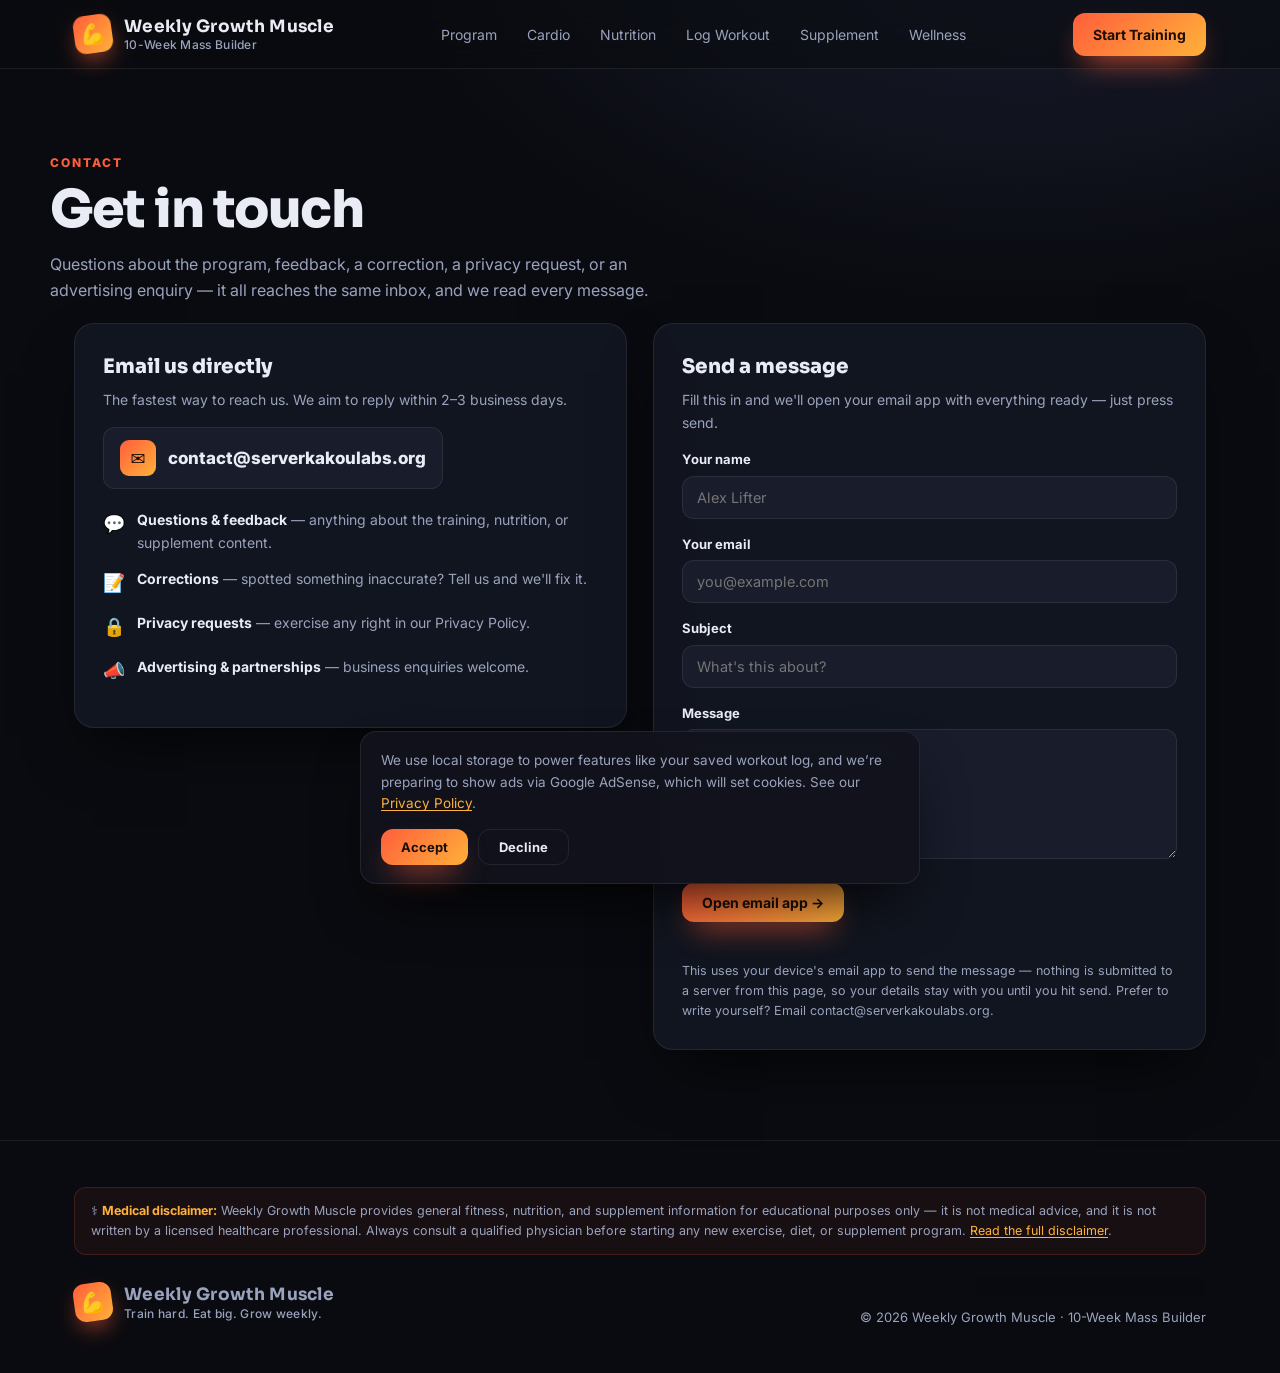
<file: contact.html>
<!DOCTYPE html>
<html lang="en">
<head>
<meta charset="UTF-8" />
<script async src="https://pagead2.googlesyndication.com/pagead/js/adsbygoogle.js?client=ca-pub-7652735657118192"
     crossorigin="anonymous"></script>
<meta name="viewport" content="width=device-width, initial-scale=1.0" />
<meta name="theme-color" content="#0a0b10" />
<link rel="apple-touch-icon" href="apple-touch-icon.png" />
<meta name="description" content="Get in touch with Weekly Growth Muscle. Email us with questions, feedback, corrections, privacy requests, or advertising enquiries — we read every message." />
<meta name="robots" content="index, follow" />
<link rel="canonical" href="https://wgmuscle.serverkakoulabs.org/contact.html" />
<meta property="og:type" content="website" />
<meta property="og:url" content="https://wgmuscle.serverkakoulabs.org/contact.html" />
<meta property="og:title" content="Contact — Weekly Growth Muscle" />
<meta property="og:description" content="Questions, feedback, or corrections? Here's how to reach Weekly Growth Muscle." />
<meta property="og:image" content="https://wgmuscle.serverkakoulabs.org/img/hero-banner.jpg" />
<meta name="twitter:card" content="summary_large_image" />
<meta name="twitter:image" content="https://wgmuscle.serverkakoulabs.org/img/hero-banner.jpg" />
<title>Contact — Weekly Growth Muscle</title>
<link rel="stylesheet" href="assets/base.css" />
<link rel="stylesheet" href="assets/pages.css" />
<link rel="icon" href="data:image/svg+xml,%3Csvg xmlns='http://www.w3.org/2000/svg' viewBox='0 0 32 32'%3E%3Crect width='32' height='32' rx='7' fill='%23ff5e3a'/%3E%3Cg fill='%23fff'%3E%3Crect x='6' y='14.5' width='20' height='3' rx='1.5'/%3E%3Crect x='3.5' y='10.5' width='4.5' height='11' rx='1.6'/%3E%3Crect x='24' y='10.5' width='4.5' height='11' rx='1.6'/%3E%3C/g%3E%3C/svg%3E" />
<link rel="preconnect" href="https://fonts.googleapis.com" />
<link rel="preconnect" href="https://fonts.gstatic.com" crossorigin />
<link rel="stylesheet" href="https://fonts.googleapis.com/css2?family=Inter:wght@400;500;600;700;800&amp;family=Sora:wght@600;700;800&amp;display=swap" />
<link rel="stylesheet" href="assets/enhance.css" />
<noscript><style>.reveal{opacity:1!important;transform:none!important}</style></noscript>
</head>
<body>

<nav>
  <div class="wrap nav-in">
    <a class="logo" href="index.html">
      <div class="mark">💪</div>
      <div><b>Weekly Growth Muscle</b><span>10-Week Mass Builder</span></div>
    </a>
    <div class="nav-links" id="navLinks">
      <a href="index.html#about">Program</a>
      <a href="cardio.html">Cardio</a>
      <a href="nutrition.html">Nutrition</a>
      <a href="log.html">Log Workout</a>
      <a href="supplement.html">Supplement</a>
      <a href="wellness.html">Wellness</a>
    </div>
    <a class="btn" href="index.html#plan">Start Training</a>
    <button class="nav-toggle" type="button" aria-label="Toggle navigation menu" aria-expanded="false" aria-controls="navLinks">
      <svg class="menu" viewBox="0 0 24 24" fill="none" stroke="currentColor" stroke-width="2.2" stroke-linecap="round"><path d="M4 7h16M4 12h16M4 17h16"/></svg>
      <svg class="x" viewBox="0 0 24 24" fill="none" stroke="currentColor" stroke-width="2.2" stroke-linecap="round"><path d="M6 6l12 12M18 6L6 18"/></svg>
    </button>
  </div>
</nav>

<header class="wrap page-head reveal">
  <span class="eyebrow">Contact</span>
  <h1>Get in touch</h1>
  <p class="sub">Questions about the program, feedback, a correction, a privacy request, or an advertising enquiry — it all reaches the same inbox, and we read every message.</p>
</header>

<main class="wrap" style="padding-bottom:90px">
  <div class="contact-grid">

    <section class="contact-card reveal" aria-labelledby="reach-h">
      <h2 id="reach-h">Email us directly</h2>
      <p>The fastest way to reach us. We aim to reply within 2–3 business days.</p>
      <a class="email-badge" href="mailto:contact@serverkakoulabs.org">
        <span class="ic" aria-hidden="true">✉️</span>
        contact@serverkakoulabs.org
      </a>
      <ul class="contact-list">
        <li><span class="ic" aria-hidden="true">💬</span><span><strong>Questions &amp; feedback</strong> — anything about the training, nutrition, or supplement content.</span></li>
        <li><span class="ic" aria-hidden="true">📝</span><span><strong>Corrections</strong> — spotted something inaccurate? Tell us and we'll fix it.</span></li>
        <li><span class="ic" aria-hidden="true">🔒</span><span><strong>Privacy requests</strong> — exercise any right in our <a href="privacy.html">Privacy Policy</a>.</span></li>
        <li><span class="ic" aria-hidden="true">📣</span><span><strong>Advertising &amp; partnerships</strong> — business enquiries welcome.</span></li>
      </ul>
    </section>

    <section class="contact-card reveal" aria-labelledby="form-h">
      <h2 id="form-h">Send a message</h2>
      <p>Fill this in and we'll open your email app with everything ready — just press send.</p>
      <form id="cform" novalidate>
        <div class="field">
          <label for="c-name">Your name</label>
          <input id="c-name" name="c-name" type="text" autocomplete="name" placeholder="Alex Lifter" required />
        </div>
        <div class="field">
          <label for="c-email">Your email</label>
          <input id="c-email" name="c-email" type="email" autocomplete="email" placeholder="you@example.com" required />
        </div>
        <div class="field">
          <label for="c-subject">Subject</label>
          <input id="c-subject" name="c-subject" type="text" placeholder="What's this about?" />
        </div>
        <div class="field">
          <label for="c-message">Message</label>
          <textarea id="c-message" name="c-message" placeholder="Tell us what's on your mind…" required></textarea>
        </div>
        <button class="btn" type="submit">Open email app →</button>
        <p class="form-msg" id="c-msg" role="status" aria-live="polite"></p>
        <p class="form-note">This uses your device's email app to send the message — nothing is submitted to a server from this page, so your details stay with you until you hit send. Prefer to write yourself? Email <a href="mailto:contact@serverkakoulabs.org">contact@serverkakoulabs.org</a>.</p>
      </form>
    </section>

  </div>
</main>

<footer>
  <div class="wrap foot-in">
    <p class="foot-disclaimer"><span aria-hidden="true">⚕️</span> <strong>Medical disclaimer:</strong> Weekly Growth Muscle provides general fitness, nutrition, and supplement information for educational purposes only — it is not medical advice, and it is not written by a licensed healthcare professional. Always consult a qualified physician before starting any new exercise, diet, or supplement program. <a href="terms.html#health">Read the full disclaimer</a>.</p>
    <a class="logo" href="index.html"><div class="mark">💪</div><div><b>Weekly Growth Muscle</b><span>Train hard. Eat big. Grow weekly.</span></div></a>
    <div class="foot-right">
      <nav class="foot-links" aria-label="Legal and site info">
        <a href="privacy.html">Privacy</a>
        <a href="terms.html">Terms</a>
        <a href="about.html">About</a>
        <a href="contact.html">Contact</a>
      </nav>
      <div class="foot-copy">© 2026 Weekly Growth Muscle · 10-Week Mass Builder</div>
    </div>
  </div>
</footer>

<script>
(function(){
  var form = document.getElementById('cform');
  if(!form) return;
  var msg = document.getElementById('c-msg');
  var val = function(id){ return (document.getElementById(id).value || '').trim(); };

  form.addEventListener('submit', function(e){
    e.preventDefault();
    var name = val('c-name'), email = val('c-email'),
        subject = val('c-subject') || 'Message from Weekly Growth Muscle',
        message = val('c-message');

    if(!name || !email || !message){
      msg.textContent = 'Please add your name, email, and a message first.';
      return;
    }
    var body = 'Name: ' + name + '\nEmail: ' + email + '\n\n' + message;
    var href = 'mailto:contact@serverkakoulabs.org'
      + '?subject=' + encodeURIComponent(subject)
      + '&body=' + encodeURIComponent(body);
    msg.textContent = 'Opening your email app…';
    window.location.href = href;
  });
})();

const revealEls = document.querySelectorAll('.reveal');
if('IntersectionObserver' in window){
  const io = new IntersectionObserver(es=>es.forEach(e=>{if(e.isIntersecting)e.target.classList.add('in')}),{threshold:.12});
  revealEls.forEach(el=>io.observe(el));
}else{
  revealEls.forEach(el=>el.classList.add('in'));
}
</script>
<script src="assets/enhance.js" defer></script>
</body>
</html>
</file>
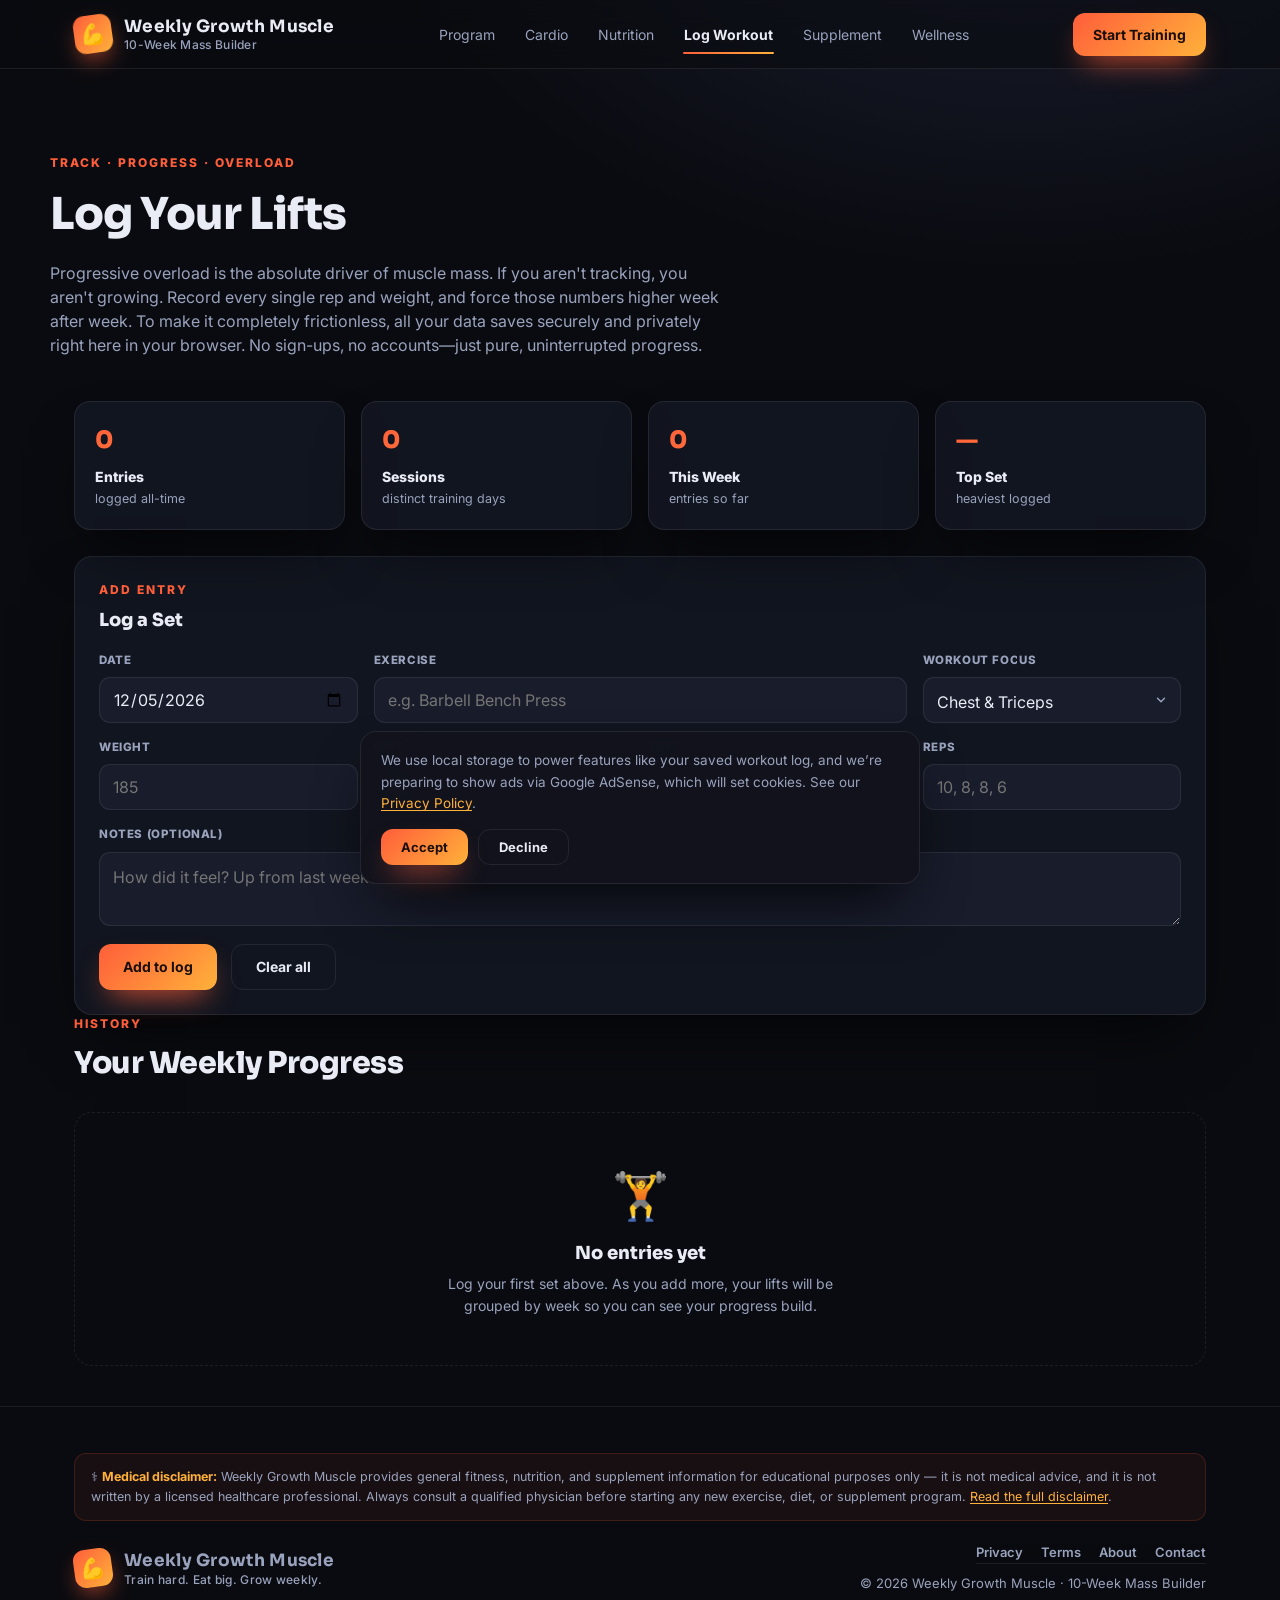
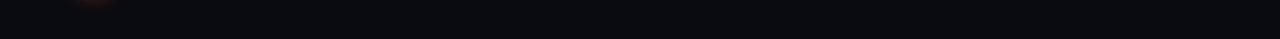
<file: log.html>
<!DOCTYPE html>
<html lang="en">
<head>
<meta charset="UTF-8" />
<script async src="https://pagead2.googlesyndication.com/pagead/js/adsbygoogle.js?client=ca-pub-7652735657118192"
     crossorigin="anonymous"></script>
<meta name="viewport" content="width=device-width, initial-scale=1.0" />
<meta name="theme-color" content="#0a0b10" />
<link rel="apple-touch-icon" href="apple-touch-icon.png" />
<meta name="description" content="Log your lifts and track progressive overload week after week. Free, private workout logging that saves right in your browser — no account needed." />
<link rel="canonical" href="https://wgmuscle.serverkakoulabs.org/log.html" />
<meta property="og:type" content="website" />
<meta property="og:url" content="https://wgmuscle.serverkakoulabs.org/log.html" />
<meta property="og:title" content="Log Workout — Weekly Growth Muscle" />
<meta property="og:description" content="Track progressive overload week after week. Private workout logging that saves in your browser — no account needed." />
<meta property="og:image" content="https://wgmuscle.serverkakoulabs.org/img/hero-banner.jpg" />
<meta name="twitter:card" content="summary_large_image" />
<meta name="twitter:image" content="https://wgmuscle.serverkakoulabs.org/img/hero-banner.jpg" />
<title>Log Workout — Weekly Growth Muscle</title>
<link rel="stylesheet" href="assets/base.css" />
<style>
  /* page header */
  section{padding:48px 0}
  .page-head{padding:80px 0 10px}
  .eyebrow{color:var(--accent);font-weight:800;letter-spacing:2px;font-size:12px;text-transform:uppercase}
  .h2{font-size:clamp(28px,4vw,44px);font-weight:900;letter-spacing:-1px;margin-top:8px}
  .h3{font-size:clamp(22px,3vw,30px);font-weight:900;letter-spacing:-.5px}
  .sub{color:var(--mut);max-width:680px;margin-top:14px}
  .seclabel{color:var(--accent);font-weight:800;letter-spacing:2px;font-size:12px;text-transform:uppercase;margin-bottom:8px}

  /* stat row */
  .stat-row{display:grid;grid-template-columns:repeat(4,1fr);gap:16px;margin-top:26px}
  @media(max-width:720px){.stat-row{grid-template-columns:repeat(2,1fr)}}
  @media(max-width:420px){.stat-row{grid-template-columns:1fr}}
  .stat{background:var(--panel);border:1px solid var(--line);border-radius:16px;padding:20px;box-shadow:var(--shadow)}
  .stat .v{font-size:24px;font-weight:900;letter-spacing:-.5px;background:var(--grad);-webkit-background-clip:text;background-clip:text;-webkit-text-fill-color:transparent}
  .stat .l{font-weight:800;margin-top:8px;font-size:14px}
  .stat .u{color:var(--mut);font-size:12.5px;margin-top:3px}

  /* logger form */
  .logger{background:var(--panel);border:1px solid var(--line);border-radius:18px;padding:24px;box-shadow:var(--shadow);margin-top:26px}
  .logger h4{font-size:18px;font-weight:800}
  .form-grid{display:grid;grid-template-columns:repeat(4,1fr);gap:16px;margin-top:18px}
  .field.wide{grid-column:span 2}
  .field.full{grid-column:1/-1}
  @media(max-width:680px){.form-grid{grid-template-columns:repeat(2,1fr)}}
  @media(max-width:430px){.form-grid{grid-template-columns:1fr}.field.wide{grid-column:auto}}
  .field{display:flex;flex-direction:column;gap:8px}
  .field>span{font-size:11.5px;font-weight:800;letter-spacing:.6px;text-transform:uppercase;color:var(--mut)}
  .field input,.field select,.field textarea{
    background:var(--panel2);border:1px solid var(--line);border-radius:11px;
    padding:12px 13px;color:var(--txt);font:inherit;font-size:16px;width:100%;
    -webkit-appearance:none;appearance:none;transition:border-color .2s,box-shadow .2s;
  }
  .field input,.field select{height:46px}
  .field textarea{min-height:46px;resize:vertical;line-height:1.5}
  .field select{
    background-image:url("data:image/svg+xml,%3Csvg xmlns='http://www.w3.org/2000/svg' width='14' height='14' viewBox='0 0 24 24' fill='none' stroke='%239aa3bd' stroke-width='2.5' stroke-linecap='round' stroke-linejoin='round'%3E%3Cpath d='M6 9l6 6 6-6'/%3E%3C/svg%3E");
    background-repeat:no-repeat;background-position:right 12px center;padding-right:36px;cursor:pointer;
  }
  .field input:focus,.field select:focus,.field textarea:focus{outline:none;border-color:var(--accent);box-shadow:0 0 0 3px rgba(255,94,58,.22)}
  .logger-actions{margin-top:18px;display:flex;flex-wrap:wrap;gap:14px;align-items:center}
  .logger-actions .btn{min-height:46px;padding:12px 24px}

  /* list */
  .list-head{display:flex;align-items:center;justify-content:space-between;gap:14px;flex-wrap:wrap}
  .week-group{margin-top:24px}
  .week-head{display:flex;align-items:baseline;justify-content:space-between;gap:12px;padding-bottom:10px;border-bottom:1px solid var(--line);margin-bottom:14px}
  .week-head h4{font-size:16px;font-weight:800}
  .week-head span{font-size:12.5px;color:var(--mut);font-weight:600;white-space:nowrap}
  .log-row{display:flex;gap:14px;justify-content:space-between;align-items:flex-start;background:var(--panel);border:1px solid var(--line);border-radius:14px;padding:16px 18px;margin-bottom:12px;box-shadow:var(--shadow);transition:border-color .2s,transform .2s}
  .log-row:hover{border-color:rgba(255,94,58,.35);transform:translateY(-2px)}
  .log-ex{font-weight:800;font-size:15.5px;display:flex;flex-wrap:wrap;align-items:center;gap:10px}
  .chip{font-size:11px;font-weight:800;letter-spacing:.4px;text-transform:uppercase;color:var(--accent2);background:var(--panel2);border:1px solid var(--line);padding:3px 10px;border-radius:999px}
  .log-meta{margin-top:8px;font-size:14px;color:var(--txt)}
  .log-meta b{background:var(--grad);-webkit-background-clip:text;background-clip:text;-webkit-text-fill-color:transparent}
  .log-notes{margin-top:8px;font-size:13px;color:var(--mut);line-height:1.55}
  .log-side{display:flex;flex-direction:column;align-items:flex-end;gap:10px;flex:none}
  .log-date{font-size:12.5px;font-weight:700;color:var(--mut);white-space:nowrap}
  .del{width:30px;height:30px;border-radius:9px;border:1px solid var(--line);background:var(--panel2);color:var(--mut);cursor:pointer;font-size:13px;line-height:1;transition:.2s}
  .del:hover{background:rgba(255,94,58,.18);color:var(--txt);border-color:rgba(255,94,58,.4)}

  .empty{margin-top:26px;text-align:center;padding:48px 24px;border:1px dashed var(--line);border-radius:18px;color:var(--mut)}
  .empty .big{font-size:46px}
  .empty h4{font-size:18px;font-weight:800;color:var(--txt);margin-top:10px}
  .empty p{margin-top:6px;font-size:14px;max-width:400px;margin-inline:auto;line-height:1.6}

  .note{margin-top:22px;background:var(--panel2);border:1px solid var(--line);border-radius:12px;padding:16px 20px;color:var(--mut);font-size:13.5px;max-width:820px;line-height:1.6}

  footer{margin-top:40px}
</style>
<link rel="icon" href="data:image/svg+xml,%3Csvg xmlns='http://www.w3.org/2000/svg' viewBox='0 0 32 32'%3E%3Crect width='32' height='32' rx='7' fill='%23ff5e3a'/%3E%3Cg fill='%23fff'%3E%3Crect x='6' y='14.5' width='20' height='3' rx='1.5'/%3E%3Crect x='3.5' y='10.5' width='4.5' height='11' rx='1.6'/%3E%3Crect x='24' y='10.5' width='4.5' height='11' rx='1.6'/%3E%3C/g%3E%3C/svg%3E" />
<link rel="preconnect" href="https://fonts.googleapis.com" />
<link rel="preconnect" href="https://fonts.gstatic.com" crossorigin />
<link rel="stylesheet" href="https://fonts.googleapis.com/css2?family=Inter:wght@400;500;600;700;800&amp;family=Sora:wght@600;700;800&amp;display=swap" />
<link rel="stylesheet" href="assets/enhance.css" />
<noscript><style>.reveal{opacity:1!important;transform:none!important}</style></noscript>
</head>
<body>

<nav>
  <div class="wrap nav-in">
    <a class="logo" href="index.html">
      <div class="mark">💪</div>
      <div><b>Weekly Growth Muscle</b><span>10-Week Mass Builder</span></div>
    </a>
    <div class="nav-links" id="navLinks">
      <a href="index.html#about">Program</a>
      <a href="cardio.html">Cardio</a>
      <a href="nutrition.html">Nutrition</a>
      <a class="active" href="log.html">Log Workout</a>
      <a href="supplement.html">Supplement</a>
      <a href="wellness.html">Wellness</a>
    </div>
    <a class="btn" href="index.html#plan">Start Training</a>
    <button class="nav-toggle" type="button" aria-label="Toggle navigation menu" aria-expanded="false" aria-controls="navLinks">
      <svg class="menu" viewBox="0 0 24 24" fill="none" stroke="currentColor" stroke-width="2.2" stroke-linecap="round"><path d="M4 7h16M4 12h16M4 17h16"/></svg>
      <svg class="x" viewBox="0 0 24 24" fill="none" stroke="currentColor" stroke-width="2.2" stroke-linecap="round"><path d="M6 6l12 12M18 6L6 18"/></svg>
    </button>
  </div>
</nav>

<noscript>
  <div class="wrap" style="margin:18px auto">
    <p style="background:rgba(255,177,58,.08);border:1px solid rgba(255,177,58,.25);border-radius:12px;padding:14px 18px;color:var(--accent2);font-size:14px;margin:0">⚠️ This site needs JavaScript enabled to log workouts and view your saved history.</p>
  </div>
</noscript>

<header class="wrap page-head reveal">
  <span class="eyebrow">Track · Progress · Overload</span>
  <h1 class="h2">Log Your Lifts</h1>
  <p class="sub">Progressive overload is the absolute driver of muscle mass. If you aren't tracking, you aren't growing. Record every single rep and weight, and force those numbers higher week after week. To make it completely frictionless, all your data saves securely and privately right here in your browser. No sign-ups, no accounts—just pure, uninterrupted progress.</p>
</header>

<!-- STATS -->
<section class="wrap reveal" style="padding-top:8px">
  <div class="stat-row" id="statRow"></div>
</section>

<!-- LOGGER -->
<section class="wrap reveal" style="padding-top:0">
  <form class="logger" id="logForm" autocomplete="off">
    <div class="seclabel">Add Entry</div>
    <h4>Log a Set</h4>
    <div class="form-grid">
      <label class="field"><span>Date</span>
        <input id="date" type="date" required />
      </label>
      <label class="field wide"><span>Exercise</span>
        <input id="exercise" type="text" list="exList" placeholder="e.g. Barbell Bench Press" required />
      </label>
      <label class="field"><span>Workout focus</span>
        <select id="focus">
          <option>Chest &amp; Triceps</option>
          <option>Back &amp; Biceps</option>
          <option>Shoulders &amp; Forearms</option>
          <option>Legs &amp; Calves</option>
          <option>Cardio</option>
          <option>Other</option>
        </select>
      </label>
      <label class="field"><span>Weight</span>
        <input id="weight" type="number" inputmode="decimal" min="0" max="2000" step="0.5" placeholder="185" />
      </label>
      <label class="field"><span>Unit</span>
        <select id="unit">
          <option value="lb" selected>lb</option>
          <option value="kg">kg</option>
        </select>
      </label>
      <label class="field"><span>Sets</span>
        <input id="sets" type="number" inputmode="numeric" min="1" max="20" step="1" placeholder="4" />
      </label>
      <label class="field"><span>Reps</span>
        <input id="reps" type="text" placeholder="10, 8, 8, 6" />
      </label>
      <label class="field full"><span>Notes (optional)</span>
        <textarea id="notes" rows="2" placeholder="How did it feel? Up from last week?"></textarea>
      </label>
    </div>
    <datalist id="exList">
      <option value="Barbell Bench Press"></option><option value="Incline Bench Press"></option>
      <option value="Decline Bench Press"></option><option value="Dumbbell Flys"></option>
      <option value="Dumbbell Pullover"></option><option value="Tricep Extension"></option>
      <option value="Tricep Dip"></option><option value="Tricep Bench Dip"></option>
      <option value="Deadlift"></option><option value="Chin Up"></option>
      <option value="One Arm Dumbbell Row"></option><option value="Seated Row"></option>
      <option value="Close Grip Lat Pull Down"></option><option value="Standing Barbell Curl"></option>
      <option value="Close Grip Preacher Curl"></option><option value="Incline Dumbbell Curl"></option>
      <option value="Concentration Curl"></option><option value="Machine Shoulder Press"></option>
      <option value="Dumbbell Reverse Fly"></option><option value="Military Press"></option>
      <option value="Dumbbell Lateral Raise"></option><option value="Dumbbell Shrugs"></option>
      <option value="Upright Row"></option><option value="Standing Wrist Curl"></option>
      <option value="Barbell Wrist Curl"></option><option value="Seated Wrist Curl"></option>
      <option value="Squat"></option><option value="Leg Extension"></option>
      <option value="Leg Curl"></option><option value="Standing Calf Raise"></option>
      <option value="Seated Calf Raise"></option><option value="Cable Chest Fly"></option>
      <option value="Cable Kick-Back"></option>
    </datalist>
    <div class="logger-actions">
      <button class="btn" type="submit">Add to log</button>
      <button class="btn ghost" type="button" id="clearBtn">Clear all</button>
    </div>
  </form>
</section>

<!-- HISTORY -->
<section class="wrap reveal" style="padding-top:0">
  <div class="list-head">
    <div>
      <div class="seclabel">History</div>
      <h2 class="h3">Your Weekly Progress</h2>
    </div>
  </div>
  <div id="logList"></div>
</section>

<footer>
  <div class="wrap foot-in">
    <p class="foot-disclaimer"><span aria-hidden="true">⚕️</span> <strong>Medical disclaimer:</strong> Weekly Growth Muscle provides general fitness, nutrition, and supplement information for educational purposes only — it is not medical advice, and it is not written by a licensed healthcare professional. Always consult a qualified physician before starting any new exercise, diet, or supplement program. <a href="terms.html#health">Read the full disclaimer</a>.</p>
    <a class="logo" href="index.html"><div class="mark">💪</div><div><b>Weekly Growth Muscle</b><span>Train hard. Eat big. Grow weekly.</span></div></a>
    <div class="foot-right">
      <nav class="foot-links" aria-label="Legal and site info">
        <a href="privacy.html">Privacy</a>
        <a href="terms.html">Terms</a>
        <a href="about.html">About</a>
        <a href="contact.html">Contact</a>
      </nav>
      <div class="foot-copy">© 2026 Weekly Growth Muscle · 10-Week Mass Builder</div>
    </div>
  </div>
</footer>

<script>
const KEY = 'wgm-workout-log';
let entries = load();

function load(){ try{ return JSON.parse(localStorage.getItem(KEY)) || []; }catch(e){ return []; } }
function save(){ try{ localStorage.setItem(KEY, JSON.stringify(entries)); }catch(e){} }

function escapeHTML(value){
  return String(value).replace(/[&<>"']/g,ch=>({
    '&':'&amp;','<':'&lt;','>':'&gt;','"':'&quot;',"'":'&#39;'
  }[ch]));
}

function todayISO(){
  const d = new Date();
  return new Date(d.getTime() - d.getTimezoneOffset()*60000).toISOString().slice(0,10);
}
function parseISO(iso){ return new Date(iso + 'T00:00:00'); }
function weekStart(iso){
  const d = parseISO(iso);
  const back = (d.getDay() + 6) % 7;   // days since Monday
  d.setDate(d.getDate() - back);
  d.setHours(0,0,0,0);
  return d;
}
function shortDate(iso){ return parseISO(iso).toLocaleDateString('en-US',{month:'short',day:'numeric'}); }
function weekLabel(d){ return 'Week of ' + d.toLocaleDateString('en-US',{month:'short',day:'numeric',year:'numeric'}); }

const els = {
  form:    document.getElementById('logForm'),
  date:    document.getElementById('date'),
  exercise:document.getElementById('exercise'),
  focus:   document.getElementById('focus'),
  weight:  document.getElementById('weight'),
  unit:    document.getElementById('unit'),
  sets:    document.getElementById('sets'),
  reps:    document.getElementById('reps'),
  notes:   document.getElementById('notes'),
  statRow: document.getElementById('statRow'),
  list:    document.getElementById('logList'),
  clear:   document.getElementById('clearBtn'),
};

els.date.value = todayISO();

els.form.addEventListener('submit', e=>{
  e.preventDefault();
  const exercise = els.exercise.value.trim();
  if(!exercise){ els.exercise.focus(); return; }
  entries.push({
    id: Date.now().toString(36) + Math.random().toString(36).slice(2,6),
    date: els.date.value || todayISO(),
    focus: els.focus.value,
    exercise: exercise,
    weight: els.weight.value !== '' ? parseFloat(els.weight.value) : null,
    unit: els.unit.value,
    sets: els.sets.value !== '' ? parseInt(els.sets.value,10) : null,
    reps: els.reps.value.trim(),
    notes: els.notes.value.trim(),
  });
  save();
  render();
  // keep date + focus for fast multi-set logging, clear the rest
  els.exercise.value=''; els.weight.value=''; els.sets.value=''; els.reps.value=''; els.notes.value='';
  els.exercise.focus();
});

els.list.addEventListener('click', e=>{
  const btn = e.target.closest('.del');
  if(!btn) return;
  entries = entries.filter(x => x.id !== btn.dataset.id);
  save();
  render();
});

els.clear.addEventListener('click', ()=>{
  if(!entries.length) return;
  if(confirm('Delete all logged entries? This cannot be undone.')){ entries = []; save(); render(); }
});

function renderStats(){
  const total = entries.length;
  const sessions = new Set(entries.map(e=>e.date)).size;
  const thisWeekKey = weekStart(todayISO()).getTime();
  const thisWeek = entries.filter(e => weekStart(e.date).getTime() === thisWeekKey).length;
  let top = null;
  entries.forEach(e=>{ if(e.weight != null && (!top || e.weight > top.weight)) top = e; });
  const topText = top ? `${top.weight} ${escapeHTML(top.unit)}` : '—';

  const stats = [
    {v: total,     l:'Entries',  u:'logged all-time'},
    {v: sessions,  l:'Sessions', u:'distinct training days'},
    {v: thisWeek,  l:'This Week', u:'entries so far'},
    {v: topText,   l:'Top Set',  u:'heaviest logged'},
  ];
  els.statRow.innerHTML = stats.map(s=>`
    <div class="stat">
      <div class="v">${escapeHTML(String(s.v))}</div>
      <div class="l">${escapeHTML(s.l)}</div>
      <div class="u">${escapeHTML(s.u)}</div>
    </div>`).join('');
}

function rowHTML(e){
  const meta = [];
  if(e.weight != null) meta.push(`<b>${e.weight} ${escapeHTML(e.unit)}</b>`);
  if(e.sets != null)   meta.push(`${e.sets} ${e.sets === 1 ? 'set' : 'sets'}`);
  if(e.reps)           meta.push(`${escapeHTML(e.reps)} reps`);
  return `<div class="log-row">
    <div class="log-main">
      <div class="log-ex">${escapeHTML(e.exercise)}${e.focus ? `<span class="chip">${escapeHTML(e.focus)}</span>` : ''}</div>
      ${meta.length ? `<div class="log-meta">${meta.join(' · ')}</div>` : ''}
      ${e.notes ? `<div class="log-notes">${escapeHTML(e.notes)}</div>` : ''}
    </div>
    <div class="log-side">
      <div class="log-date">${shortDate(e.date)}</div>
      <button class="del" type="button" data-id="${e.id}" aria-label="Delete ${escapeHTML(e.exercise)} entry">✕</button>
    </div>
  </div>`;
}

function renderList(){
  if(!entries.length){
    els.list.innerHTML = `<div class="empty">
      <div class="big">🏋️</div>
      <h4>No entries yet</h4>
      <p>Log your first set above. As you add more, your lifts will be grouped by week so you can see your progress build.</p>
    </div>`;
    return;
  }
  const sorted = entries.slice().sort((a,b)=> b.date.localeCompare(a.date) || b.id.localeCompare(a.id));
  const groups = {};
  sorted.forEach(e=>{
    const ws = weekStart(e.date);
    const k = ws.getTime();
    (groups[k] = groups[k] || {ws, items:[]}).items.push(e);
  });
  const keys = Object.keys(groups).sort((a,b)=> b - a);
  els.list.innerHTML = keys.map(k=>{
    const g = groups[k];
    const n = g.items.length;
    return `<div class="week-group">
      <div class="week-head"><h4>${escapeHTML(weekLabel(g.ws))}</h4><span>${n} ${n === 1 ? 'entry' : 'entries'}</span></div>
      ${g.items.map(rowHTML).join('')}
    </div>`;
  }).join('');
}

function render(){ renderStats(); renderList(); }
render();

/* scroll reveal */
const revealEls = document.querySelectorAll('.reveal');
if('IntersectionObserver' in window){
  const io = new IntersectionObserver(es=>es.forEach(e=>{if(e.isIntersecting)e.target.classList.add('in')}),{threshold:.08});
  revealEls.forEach(el=>io.observe(el));
}else{
  revealEls.forEach(el=>el.classList.add('in'));
}
</script>
<script src="assets/enhance.js" defer></script>
</body>
</html>
</file>
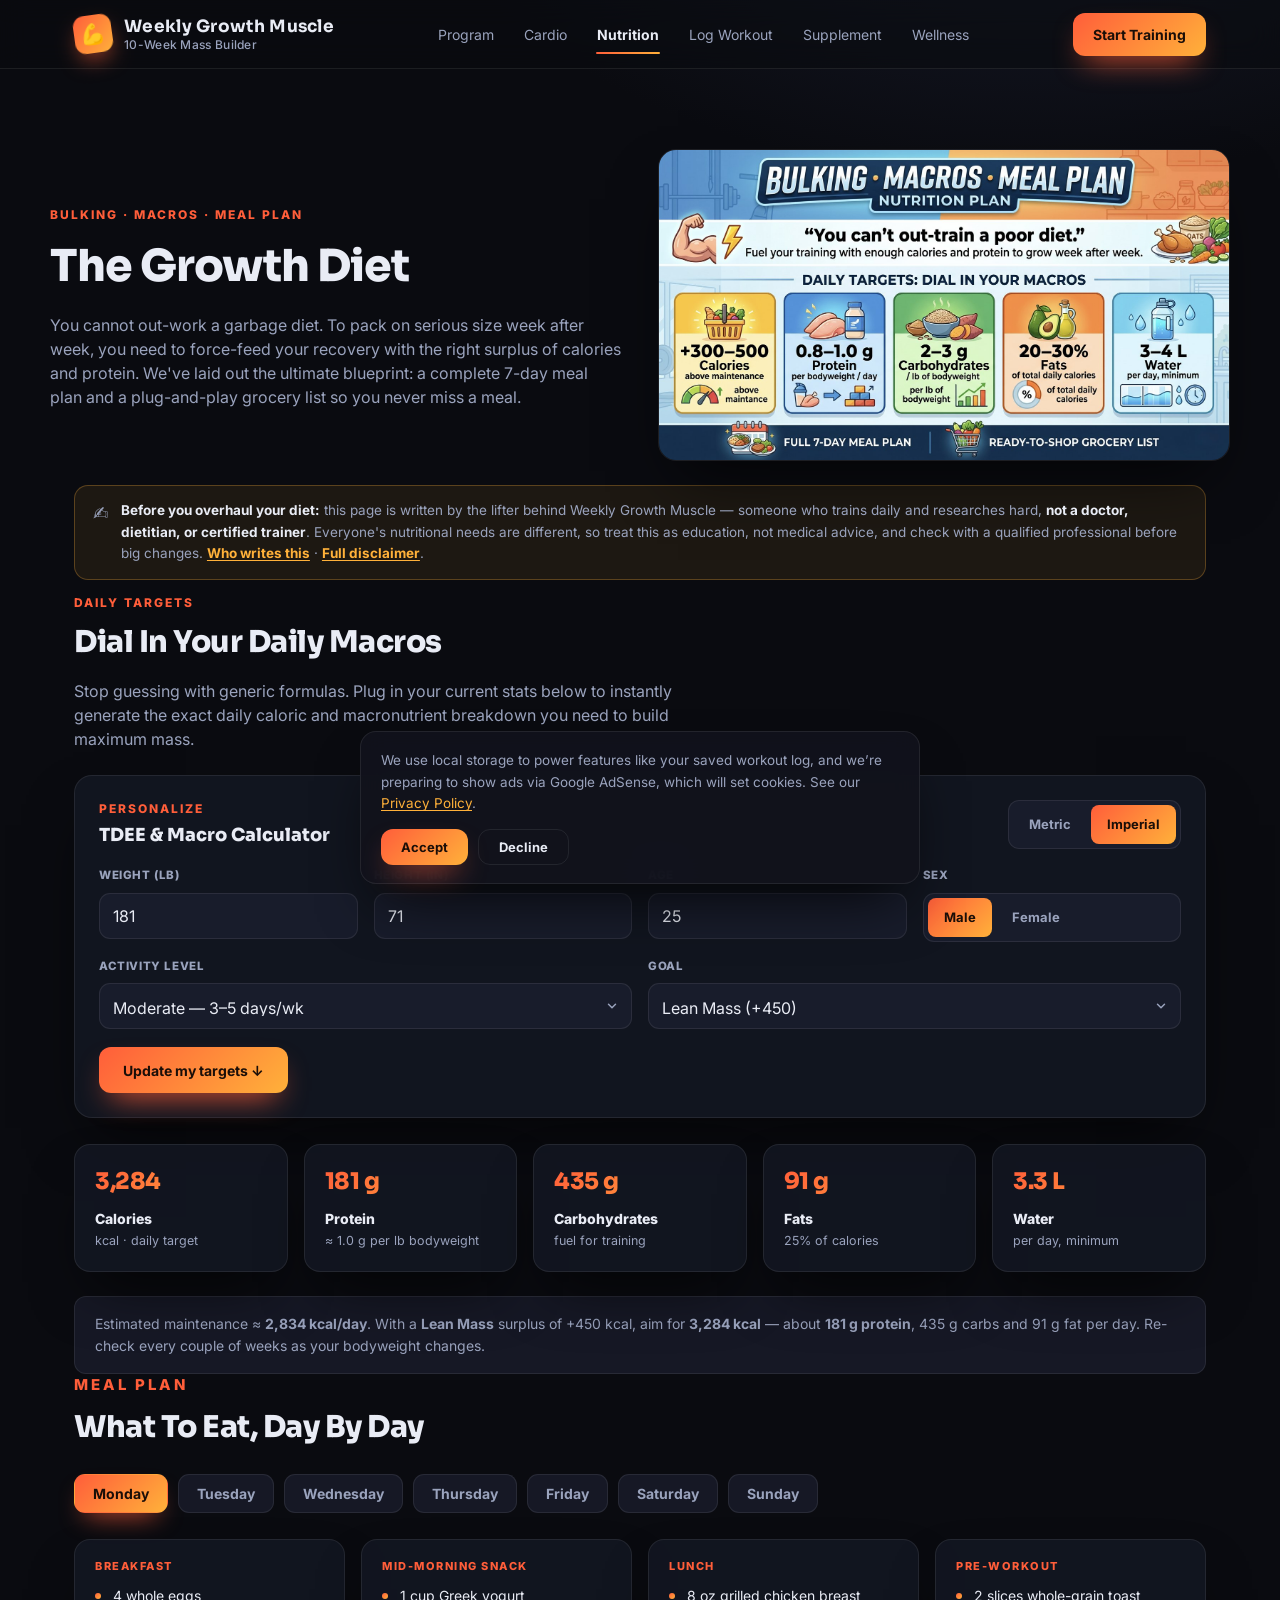
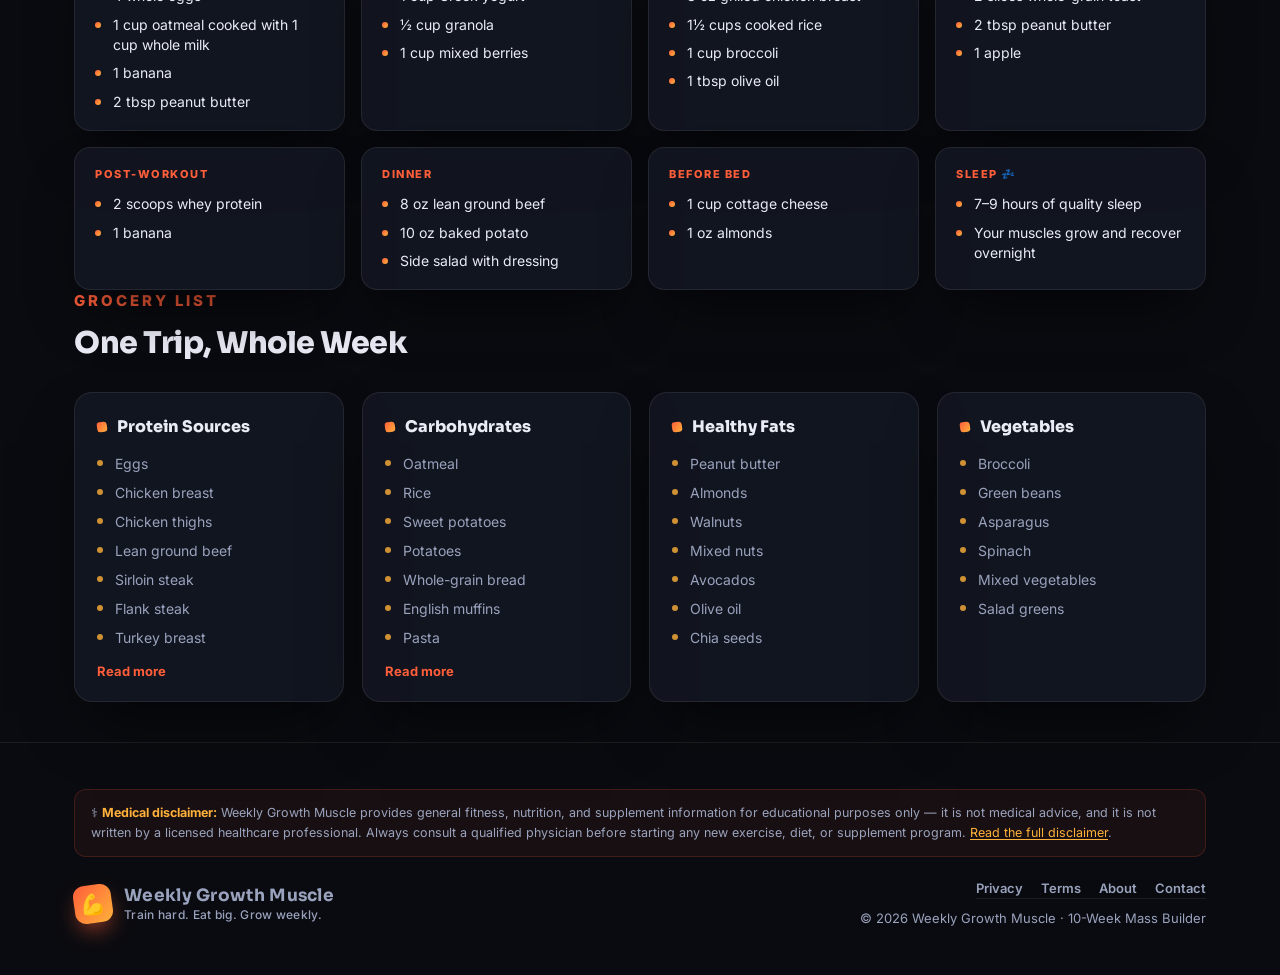
<file: nutrition.html>
<!DOCTYPE html>
<html lang="en">
<head>
<meta charset="UTF-8" />
<script async src="https://pagead2.googlesyndication.com/pagead/js/adsbygoogle.js?client=ca-pub-7652735657118192"
     crossorigin="anonymous"></script>
<meta name="viewport" content="width=device-width, initial-scale=1.0" />
<meta name="theme-color" content="#0a0b10" />
<link rel="apple-touch-icon" href="apple-touch-icon.png" />
<meta name="description" content="The bulking nutrition blueprint: a TDEE and macro calculator, a full 7-day mass-gain meal plan, and a ready-to-shop grocery list." />
<link rel="canonical" href="https://wgmuscle.serverkakoulabs.org/nutrition.html" />
<meta property="og:type" content="website" />
<meta property="og:url" content="https://wgmuscle.serverkakoulabs.org/nutrition.html" />
<meta property="og:title" content="Nutrition — Weekly Growth Muscle" />
<meta property="og:description" content="A TDEE and macro calculator, a full 7-day mass-gain meal plan, and a ready-to-shop grocery list." />
<meta property="og:image" content="https://wgmuscle.serverkakoulabs.org/img/nutrition-banner.jpg" />
<meta name="twitter:card" content="summary_large_image" />
<meta name="twitter:image" content="https://wgmuscle.serverkakoulabs.org/img/nutrition-banner.jpg" />
<title>Nutrition — Weekly Growth Muscle</title>
<link rel="stylesheet" href="assets/base.css" />
<style>
  /* page header */
  section{padding:48px 0}
  .page-head{padding:80px 0 10px}
  .eyebrow{color:var(--accent);font-weight:800;letter-spacing:2px;font-size:12px;text-transform:uppercase}
  .h2{font-size:clamp(28px,4vw,44px);font-weight:900;letter-spacing:-1px;margin-top:8px}
  .h3{font-size:clamp(22px,3vw,30px);font-weight:900;letter-spacing:-.5px}
  .sub{color:var(--mut);max-width:640px;margin-top:14px}
  .seclabel{color:var(--accent);font-weight:800;letter-spacing:2px;font-size:12px;text-transform:uppercase;margin-bottom:8px}

  /* header: text left, banner image right */
  .head-grid{display:grid;grid-template-columns:1fr 1fr;gap:36px;align-items:center}
  .head-img{width:100%;height:auto;aspect-ratio:2816/1536;display:block;border-radius:18px;border:1px solid var(--line);box-shadow:var(--shadow)}
  @media(max-width:820px){.head-grid{grid-template-columns:1fr}}

  /* macro target cards */
  .target-grid{display:grid;grid-template-columns:repeat(5,1fr);gap:16px;margin-top:26px}
  @media(max-width:900px){.target-grid{grid-template-columns:repeat(2,1fr)}}
  @media(max-width:520px){.target-grid{grid-template-columns:1fr}}
  .stat{
    position:relative;overflow:hidden;
    background:var(--panel);border:1px solid var(--line);border-radius:16px;
    padding:20px;box-shadow:var(--shadow);
  }
  .stat .v{font-size:23px;font-weight:900;letter-spacing:-.5px;background:var(--grad);-webkit-background-clip:text;background-clip:text;-webkit-text-fill-color:transparent}
  .stat .l{font-weight:800;margin-top:8px;font-size:14px}
  .stat .u{color:var(--mut);font-size:12.5px;margin-top:3px}
  .note{
    margin-top:24px;background:var(--panel2);border:1px solid var(--line);
    border-radius:12px;padding:16px 20px;color:var(--mut);font-size:14px;max-width:780px;line-height:1.6;
  }

  /* TDEE & macro calculator */
  .calc{background:var(--panel);border:1px solid var(--line);border-radius:18px;padding:24px;box-shadow:var(--shadow);margin-top:24px}
  .calc-head{display:flex;flex-wrap:wrap;gap:14px;align-items:flex-end;justify-content:space-between}
  .calc-head h4{font-size:18px;font-weight:800}
  .calc-head .seclabel{margin-bottom:4px}
  .seg{display:inline-flex;background:var(--panel2);border:1px solid var(--line);border-radius:11px;padding:4px;gap:4px}
  .seg button{border:none;background:none;color:var(--mut);font:inherit;font-weight:700;font-size:13px;padding:10px 16px;border-radius:8px;cursor:pointer;transition:background .2s,color .2s}
  .seg button:hover{color:var(--txt)}
  .seg button.on{background:var(--grad);color:#1a0e08}
  .calc-grid{display:grid;grid-template-columns:repeat(4,1fr);gap:16px;margin-top:18px}
  .field.wide{grid-column:span 2}
  @media(max-width:680px){.calc-grid{grid-template-columns:repeat(2,1fr)}}
  @media(max-width:430px){.calc-grid{grid-template-columns:1fr}.field.wide{grid-column:auto}}
  .field{display:flex;flex-direction:column;gap:8px}
  .field>span{font-size:11.5px;font-weight:800;letter-spacing:.6px;text-transform:uppercase;color:var(--mut)}
  .field input,.field select{
    background:var(--panel2);border:1px solid var(--line);border-radius:11px;
    padding:12px 13px;color:var(--txt);font:inherit;font-size:16px;width:100%;height:46px;
    -webkit-appearance:none;appearance:none;transition:border-color .2s,box-shadow .2s;
  }
  .field select{
    background-image:url("data:image/svg+xml,%3Csvg xmlns='http://www.w3.org/2000/svg' width='14' height='14' viewBox='0 0 24 24' fill='none' stroke='%239aa3bd' stroke-width='2.5' stroke-linecap='round' stroke-linejoin='round'%3E%3Cpath d='M6 9l6 6 6-6'/%3E%3C/svg%3E");
    background-repeat:no-repeat;background-position:right 12px center;padding-right:36px;cursor:pointer;
  }
  .field input:focus,.field select:focus{outline:none;border-color:var(--accent);box-shadow:0 0 0 3px rgba(255,94,58,.22)}
  .calc-actions{margin-top:18px;display:flex;flex-wrap:wrap;gap:14px;align-items:center}
  .calc .btn{min-height:46px;padding:12px 24px}
  .calc-err{color:var(--accent);font-size:13px;font-weight:600}

  /* day tabs */
  .daytabs{display:flex;gap:10px;flex-wrap:wrap;margin-top:24px}
  .daytab{
    padding:10px 18px;border-radius:11px;border:1px solid var(--line);
    background:var(--panel2);color:var(--mut);font-weight:700;font-size:14px;
    cursor:pointer;font-family:inherit;transition:.2s;
  }
  .daytab:hover{color:var(--txt)}
  .daytab.active{background:var(--grad);color:#1a0e08;border-color:transparent;box-shadow:0 12px 26px -12px var(--accent)}

  /* meal cards */
  .meal-grid{display:grid;grid-template-columns:repeat(auto-fill,minmax(240px,1fr));gap:16px;margin-top:26px}
  .meal{
    background:var(--panel);border:1px solid var(--line);border-radius:16px;
    padding:18px 20px;box-shadow:var(--shadow);transition:transform .25s,box-shadow .25s;
  }
  .meal:hover{transform:translateY(-5px);box-shadow:0 34px 60px -25px rgba(255,94,58,.3)}
  .meal .tag{color:var(--accent);font-weight:800;letter-spacing:1.5px;font-size:11px;text-transform:uppercase}
  .meal ul{list-style:none;margin-top:12px;display:flex;flex-direction:column;gap:8px}
  .meal li{position:relative;padding-left:18px;font-size:14px;line-height:1.45}
  .meal li::before{content:"";position:absolute;left:0;top:7px;width:6px;height:6px;border-radius:50%;background:var(--grad)}

  /* grocery cards */
  .grocery-grid{display:grid;grid-template-columns:repeat(4,1fr);gap:18px;margin-top:26px;align-items:start}
  @media(max-width:980px){.grocery-grid{grid-template-columns:repeat(2,1fr)}}
  @media(max-width:560px){.grocery-grid{grid-template-columns:1fr}}
  .gcard{
    background:var(--panel);border:1px solid var(--line);border-radius:18px;
    padding:22px;box-shadow:var(--shadow);display:flex;flex-direction:column;
  }
  .gcard h4{font-size:16px;font-weight:800;display:flex;align-items:center;gap:10px}
  .gcard h4 .dot{width:10px;height:10px;border-radius:3px;background:var(--grad);transform:rotate(-8deg)}
  .gcard ul{list-style:none;margin-top:14px;display:flex;flex-direction:column;gap:8px;min-height:196px}
  .gcard li{position:relative;padding-left:18px;font-size:14px;color:var(--mut)}
  .gcard li::before{content:"";position:absolute;left:0;top:7px;width:6px;height:6px;border-radius:50%;background:var(--accent2);opacity:.8}
  .gcard.collapsed li:nth-child(n+8){display:none}
  .gmore{
    margin-top:14px;align-self:flex-start;padding:0;border:none;background:none;cursor:pointer;
    color:var(--accent);font-weight:700;font-size:13px;font-family:inherit;
  }
  .gmore.off{visibility:hidden;pointer-events:none}
  .gmore:hover{text-decoration:underline}

  footer{margin-top:40px}
</style>
<link rel="icon" href="data:image/svg+xml,%3Csvg xmlns='http://www.w3.org/2000/svg' viewBox='0 0 32 32'%3E%3Crect width='32' height='32' rx='7' fill='%23ff5e3a'/%3E%3Cg fill='%23fff'%3E%3Crect x='6' y='14.5' width='20' height='3' rx='1.5'/%3E%3Crect x='3.5' y='10.5' width='4.5' height='11' rx='1.6'/%3E%3Crect x='24' y='10.5' width='4.5' height='11' rx='1.6'/%3E%3C/g%3E%3C/svg%3E" />
<link rel="preconnect" href="https://fonts.googleapis.com" />
<link rel="preconnect" href="https://fonts.gstatic.com" crossorigin />
<link rel="stylesheet" href="https://fonts.googleapis.com/css2?family=Inter:wght@400;500;600;700;800&amp;family=Sora:wght@600;700;800&amp;display=swap" />
<link rel="stylesheet" href="assets/enhance.css" />
<noscript><style>.reveal{opacity:1!important;transform:none!important}</style></noscript>
<script type="application/ld+json">{"@context":"https://schema.org","@type":"Article","headline":"Nutrition — Weekly Growth Muscle","description":"The bulking nutrition blueprint: a TDEE and macro calculator, a full 7-day mass-gain meal plan, and a ready-to-shop grocery list.","image":"https://wgmuscle.serverkakoulabs.org/img/hero-banner.jpg","datePublished":"2026-07-24","dateModified":"2026-07-24","mainEntityOfPage":"https://wgmuscle.serverkakoulabs.org/nutrition.html","author":{"@type":"Organization","name":"Weekly Growth Muscle"},"publisher":{"@type":"Organization","name":"Weekly Growth Muscle","logo":{"@type":"ImageObject","url":"https://wgmuscle.serverkakoulabs.org/apple-touch-icon.png"}}}</script>
</head>
<body>

<nav>
  <div class="wrap nav-in">
    <a class="logo" href="index.html">
      <div class="mark">💪</div>
      <div><b>Weekly Growth Muscle</b><span>10-Week Mass Builder</span></div>
    </a>
    <div class="nav-links" id="navLinks">
      <a href="index.html#about">Program</a>
      <a href="cardio.html">Cardio</a>
      <a class="active" href="nutrition.html">Nutrition</a>
      <a href="log.html">Log Workout</a>
      <a href="supplement.html">Supplement</a>
      <a href="wellness.html">Wellness</a>
    </div>
    <a class="btn" href="index.html#plan">Start Training</a>
    <button class="nav-toggle" type="button" aria-label="Toggle navigation menu" aria-expanded="false" aria-controls="navLinks">
      <svg class="menu" viewBox="0 0 24 24" fill="none" stroke="currentColor" stroke-width="2.2" stroke-linecap="round"><path d="M4 7h16M4 12h16M4 17h16"/></svg>
      <svg class="x" viewBox="0 0 24 24" fill="none" stroke="currentColor" stroke-width="2.2" stroke-linecap="round"><path d="M6 6l12 12M18 6L6 18"/></svg>
    </button>
  </div>
</nav>

<noscript>
  <div class="wrap" style="margin:18px auto">
    <p style="background:rgba(255,177,58,.08);border:1px solid rgba(255,177,58,.25);border-radius:12px;padding:14px 18px;color:var(--accent2);font-size:14px;margin:0">⚠️ This site needs JavaScript enabled to show the macro calculator, meal plan and grocery list.</p>
  </div>
</noscript>

<header class="wrap page-head reveal">
  <div class="head-grid">
    <div>
      <span class="eyebrow">Bulking · Macros · Meal Plan</span>
      <h1 class="h2">The Growth Diet</h1>
      <p class="sub">You cannot out-work a garbage diet. To pack on serious size week after week, you need to force-feed your recovery with the right surplus of calories and protein. We've laid out the ultimate blueprint: a complete 7-day meal plan and a plug-and-play grocery list so you never miss a meal.</p>
    </div>
    <img class="head-img" src="img/nutrition-banner.jpg" width="2816" height="1536" fetchpriority="high" decoding="async" alt="Bulking, macros and meal plan — nutrition overview" onerror="this.style.display='none'" />
  </div>
</header>

<div class="wrap">
  <p class="trust-note">
    <span class="ic" aria-hidden="true">✍️</span>
    <span><strong>Before you overhaul your diet:</strong> this page is written by the lifter behind Weekly Growth Muscle — someone who trains daily and researches hard, <strong>not a doctor, dietitian, or certified trainer</strong>. Everyone's nutritional needs are different, so treat this as education, not medical advice, and check with a qualified professional before big changes. <a href="about.html">Who writes this</a> · <a href="terms.html#health">Full disclaimer</a>.</span>
  </p>
</div>

<!-- DAILY TARGETS -->
<section class="wrap reveal" style="padding-top:14px">
  <div class="seclabel">Daily Targets</div>
  <h2 class="h3">Dial In Your Daily Macros</h2>
  <p class="sub">Stop guessing with generic formulas. Plug in your current stats below to instantly generate the exact daily caloric and macronutrient breakdown you need to build maximum mass.</p>

  <div class="calc" id="calc">
    <div class="calc-head">
      <div>
        <div class="seclabel">Personalize</div>
        <h4>TDEE &amp; Macro Calculator</h4>
      </div>
      <div class="seg" id="unitSeg" role="group" aria-label="Measurement units">
        <button type="button" data-unit="metric" aria-pressed="false">Metric</button>
        <button type="button" data-unit="imperial" class="on" aria-pressed="true">Imperial</button>
      </div>
    </div>

    <div class="calc-grid">
      <label class="field"><span id="wLabel">Weight (lb)</span>
        <input id="weight" type="number" inputmode="decimal" min="20" max="660" step="0.1" value="181" />
      </label>
      <label class="field"><span id="hLabel">Height (in)</span>
        <input id="height" type="number" inputmode="decimal" min="40" max="260" step="0.1" value="71" />
      </label>
      <label class="field"><span>Age</span>
        <input id="age" type="number" inputmode="numeric" min="14" max="100" step="1" value="25" />
      </label>
      <div class="field"><span>Sex</span>
        <div class="seg" id="sexSeg" role="group" aria-label="Sex">
          <button type="button" data-sex="male" class="on" aria-pressed="true">Male</button>
          <button type="button" data-sex="female" aria-pressed="false">Female</button>
        </div>
      </div>
      <label class="field wide"><span>Activity level</span>
        <select id="activity">
          <option value="1.2">Sedentary — desk job</option>
          <option value="1.375">Light — 1–3 days/wk</option>
          <option value="1.55" selected>Moderate — 3–5 days/wk</option>
          <option value="1.725">Very active — 6–7 days/wk</option>
          <option value="1.9">Athlete — 2× a day</option>
        </select>
      </label>
      <label class="field wide"><span>Goal</span>
        <select id="goal">
          <option value="0">Maintain</option>
          <option value="250">Clean Bulk (+250)</option>
          <option value="450" selected>Lean Mass (+450)</option>
          <option value="650">Aggressive Mass (+650)</option>
        </select>
      </label>
    </div>

    <div class="calc-actions">
      <button class="btn" type="button" id="calcBtn">Update my targets ↓</button>
      <span class="calc-err" id="calcErr" role="alert" hidden>Enter valid numbers to see your targets.</span>
    </div>
  </div>

  <div class="target-grid" id="targetGrid"></div>
  <p class="note" id="targetNote" style="max-width:none"></p>
</section>

<!-- MEAL PLAN -->
<section class="wrap reveal">
  <div class="seclabel" style="font-size:15px;letter-spacing:3px">Meal Plan</div>
  <h2 class="h3">What To Eat, Day By Day</h2>
  <div class="daytabs" id="dayTabs"></div>
  <div class="meal-grid" id="mealGrid"></div>
</section>

<!-- GROCERY LIST -->
<section class="wrap reveal">
  <div class="seclabel" style="font-size:15px;letter-spacing:3px">Grocery List</div>
  <h2 class="h3">One Trip, Whole Week</h2>
  <div class="grocery-grid" id="groceryGrid"></div>
</section>

<footer>
  <div class="wrap foot-in">
    <p class="foot-disclaimer"><span aria-hidden="true">⚕️</span> <strong>Medical disclaimer:</strong> Weekly Growth Muscle provides general fitness, nutrition, and supplement information for educational purposes only — it is not medical advice, and it is not written by a licensed healthcare professional. Always consult a qualified physician before starting any new exercise, diet, or supplement program. <a href="terms.html#health">Read the full disclaimer</a>.</p>
    <a class="logo" href="index.html"><div class="mark">💪</div><div><b>Weekly Growth Muscle</b><span>Train hard. Eat big. Grow weekly.</span></div></a>
    <div class="foot-right">
      <nav class="foot-links" aria-label="Legal and site info">
        <a href="privacy.html">Privacy</a>
        <a href="terms.html">Terms</a>
        <a href="about.html">About</a>
        <a href="contact.html">Contact</a>
      </nav>
      <div class="foot-copy">© 2026 Weekly Growth Muscle · 10-Week Mass Builder</div>
    </div>
  </div>
</footer>

<script>
const PLAN = {
  Monday: [
    {meal:'Breakfast', items:['4 whole eggs','1 cup oatmeal cooked with 1 cup whole milk','1 banana','2 tbsp peanut butter']},
    {meal:'Mid-Morning Snack', items:['1 cup Greek yogurt','½ cup granola','1 cup mixed berries']},
    {meal:'Lunch', items:['8 oz grilled chicken breast','1½ cups cooked rice','1 cup broccoli','1 tbsp olive oil']},
    {meal:'Pre-Workout', items:['2 slices whole-grain toast','2 tbsp peanut butter','1 apple']},
    {meal:'Post-Workout', items:['2 scoops whey protein','1 banana']},
    {meal:'Dinner', items:['8 oz lean ground beef','10 oz baked potato','Side salad with dressing']},
    {meal:'Before Bed', items:['1 cup cottage cheese','1 oz almonds']},
  ],
  Tuesday: [
    {meal:'Breakfast', items:['3 whole eggs + 3 egg whites','3 slices whole-grain toast','1 avocado']},
    {meal:'Snack', items:['Protein shake (2 scoops whey)','1 banana']},
    {meal:'Lunch', items:['8 oz turkey breast','1½ cups pasta','Marinara sauce','Mixed vegetables']},
    {meal:'Pre-Workout', items:['1 cup oatmeal','1 tbsp honey']},
    {meal:'Post-Workout', items:['2 scoops whey protein','Rice cakes (4)']},
    {meal:'Dinner', items:['8 oz salmon','1½ cups jasmine rice','Asparagus']},
    {meal:'Before Bed', items:['Greek yogurt','1 tbsp natural peanut butter']},
  ],
  Wednesday: [
    {meal:'Breakfast', items:['Protein pancakes','4 turkey sausage links','1 cup strawberries']},
    {meal:'Snack', items:['Cottage cheese','Pineapple chunks']},
    {meal:'Lunch', items:['8 oz sirloin steak','1½ cups sweet potatoes','Green beans']},
    {meal:'Pre-Workout', items:['Turkey sandwich on whole-grain bread','Piece of fruit']},
    {meal:'Post-Workout', items:['Whey protein shake','Pretzels']},
    {meal:'Dinner', items:['8 oz chicken thighs','1½ cups rice','Mixed vegetables']},
    {meal:'Before Bed', items:['Casein protein shake','Handful of walnuts']},
  ],
  Thursday: [
    {meal:'Breakfast', items:['Omelet with 4 eggs, spinach, and cheese','2 slices whole-grain toast','Orange juice']},
    {meal:'Snack', items:['Greek yogurt parfait with berries and granola']},
    {meal:'Lunch', items:['8 oz grilled chicken breast','1½ cups quinoa','Roasted vegetables']},
    {meal:'Pre-Workout', items:['Banana','2 tbsp peanut butter']},
    {meal:'Post-Workout', items:['2 scoops whey protein','Bagel']},
    {meal:'Dinner', items:['8 oz pork tenderloin','Mashed potatoes','Green beans']},
    {meal:'Before Bed', items:['Cottage cheese','Almonds']},
  ],
  Friday: [
    {meal:'Breakfast', items:['Overnight oats with 1 cup oats, 1 scoop protein powder, 1 tbsp chia seeds & 1 cup milk','Blueberries']},
    {meal:'Snack', items:['3 hard-boiled eggs','Apple']},
    {meal:'Lunch', items:['8 oz lean ground beef','1½ cups rice','Mixed vegetables']},
    {meal:'Pre-Workout', items:['Greek yogurt','Granola']},
    {meal:'Post-Workout', items:['Whey protein shake','Banana']},
    {meal:'Dinner', items:['8 oz baked cod','Roasted potatoes','Side salad']},
    {meal:'Before Bed', items:['Casein shake','Peanut butter']},
  ],
  Saturday: [
    {meal:'Breakfast', items:['4 eggs','2 whole-grain English muffins','2 slices turkey bacon']},
    {meal:'Snack', items:['Smoothie: 2 scoops whey, banana, oats, peanut butter & milk']},
    {meal:'Lunch', items:['8 oz chicken breast','1½ cups rice','Broccoli']},
    {meal:'Pre-Workout', items:['Rice cakes with honey']},
    {meal:'Post-Workout', items:['Whey protein shake']},
    {meal:'Dinner', items:['8 oz flank steak','Sweet potato fries','Asparagus']},
    {meal:'Before Bed', items:['Greek yogurt','Mixed nuts']},
  ],
  Sunday: [
    {meal:'Breakfast', items:['French toast made with whole-grain bread','4 scrambled eggs','Mixed fruit']},
    {meal:'Snack', items:['Cottage cheese','Almonds']},
    {meal:'Lunch', items:['8 oz grilled turkey burgers','Whole-grain bun','Baked potatoes']},
    {meal:'Pre-Workout', items:['Oatmeal with banana']},
    {meal:'Post-Workout', items:['Whey protein shake']},
    {meal:'Dinner', items:['8 oz salmon','1½ cups rice','Roasted vegetables']},
    {meal:'Before Bed', items:['Casein protein shake','Peanut butter']},
  ],
};

/* every day ends on a Sleep card — recovery is when muscle is built */
Object.values(PLAN).forEach(day => day.push({
  meal:'Sleep 💤',
  items:['7–9 hours of quality sleep','Your muscles grow and recover overnight'],
}));

const GROCERY = [
  {cat:'Protein Sources', items:['Eggs','Chicken breast','Chicken thighs','Lean ground beef','Sirloin steak','Flank steak','Turkey breast','Turkey burgers','Salmon','Cod','Pork tenderloin','Whey protein','Casein protein','Greek yogurt','Cottage cheese','Turkey sausage','Turkey bacon']},
  {cat:'Carbohydrates', items:['Oatmeal','Rice','Sweet potatoes','Potatoes','Whole-grain bread','English muffins','Pasta','Quinoa','Granola','Rice cakes','Bagels','Fruit (bananas, berries, apples, oranges, pineapple)']},
  {cat:'Healthy Fats', items:['Peanut butter','Almonds','Walnuts','Mixed nuts','Avocados','Olive oil','Chia seeds']},
  {cat:'Vegetables', items:['Broccoli','Green beans','Asparagus','Spinach','Mixed vegetables','Salad greens']},
];

function escapeHTML(value){
  return String(value).replace(/[&<>"']/g,ch=>({
    '&':'&amp;','<':'&lt;','>':'&gt;','"':'&quot;',"'":'&#39;'
  }[ch]));
}

/* ---- TDEE & macro calculator → live personalized daily targets ---- */
(function(){
  const grid = document.getElementById('targetGrid');
  const note = document.getElementById('targetNote');
  const errEl = document.getElementById('calcErr');
  const els = {
    weight:   document.getElementById('weight'),
    height:   document.getElementById('height'),
    age:      document.getElementById('age'),
    activity: document.getElementById('activity'),
    goal:     document.getElementById('goal'),
  };
  let units = 'imperial';   // 'metric' | 'imperial'
  let sex = 'male';

  const LB_PER_KG = 2.2046226, KG_PER_LB = 0.4535924, CM_PER_IN = 2.54;
  const fmt = n => Math.round(n).toLocaleString('en-US');
  const readNum = el => { const v = parseFloat(el.value); return isFinite(v) && v > 0 ? v : NaN; };

  // plausible human ranges so impossible inputs (e.g. 6 cm tall) are flagged, not computed
  const RANGES = {
    metric:   { weight:[30,300,'kg'], height:[120,250,'cm'] },
    imperial: { weight:[66,660,'lb'], height:[47,98,'in'] },
  };

  // keep the native HTML min/max attributes in step with the active unit system
  function syncBounds(){
    const r = RANGES[units];
    els.weight.min = r.weight[0]; els.weight.max = r.weight[1];
    els.height.min = r.height[0]; els.height.max = r.height[1];
  }

  function compute(){
    const w = readNum(els.weight), h = readNum(els.height), age = readNum(els.age);
    const r = RANGES[units];
    let msg = '';
    if(isNaN(w) || isNaN(h) || isNaN(age))      msg = 'Enter your weight, height and age to see your targets.';
    else if(w < r.weight[0] || w > r.weight[1]) msg = `Weight looks off — enter ${r.weight[0]}–${r.weight[1]} ${r.weight[2]}.`;
    else if(h < r.height[0] || h > r.height[1]) msg = `Height looks off — enter ${r.height[0]}–${r.height[1]} ${r.height[2]}.`;
    else if(age < 14 || age > 100)              msg = 'Age looks off — enter 14–100.';
    if(msg){ errEl.textContent = msg; errEl.hidden = false; grid.innerHTML = ''; note.innerHTML = ''; return; }
    errEl.hidden = true;

    // normalise inputs to metric
    const kg = units === 'metric' ? w : w * KG_PER_LB;
    const cm = units === 'metric' ? h : h * CM_PER_IN;
    const lb = kg * LB_PER_KG;

    // Mifflin–St Jeor BMR → TDEE → goal-adjusted calories
    const bmr     = 10*kg + 6.25*cm - 5*age + (sex === 'male' ? 5 : -161);
    const tdee    = bmr * parseFloat(els.activity.value);
    const surplus = parseFloat(els.goal.value);
    const cals    = tdee + surplus;

    // macros: protein from bodyweight, fat 25% of calories, carbs fill the rest
    const proteinG = Math.round(lb * 1.0);
    const fatG     = Math.round((cals * 0.25) / 9);
    const carbG    = Math.max(0, Math.round((cals - proteinG*4 - fatG*9) / 4));
    const waterL   = Math.max(3, Math.round(kg * 0.04 * 10) / 10);

    const goalLabel = els.goal.options[els.goal.selectedIndex].text.replace(/\s*\(.*\)/, '');

    const cards = [
      {v: fmt(cals),     l:'Calories',      u:'kcal · daily target'},
      {v: proteinG+' g', l:'Protein',       u:'≈ 1.0 g per lb bodyweight'},
      {v: carbG+' g',    l:'Carbohydrates', u:'fuel for training'},
      {v: fatG+' g',     l:'Fats',          u:'25% of calories'},
      {v: waterL+' L',   l:'Water',         u:'per day, minimum'},
    ];
    grid.innerHTML = cards.map(t=>`
      <div class="stat">
        <div class="v">${escapeHTML(t.v)}</div>
        <div class="l">${escapeHTML(t.l)}</div>
        <div class="u">${escapeHTML(t.u)}</div>
      </div>`).join('');

    note.innerHTML = `Estimated maintenance ≈ <strong>${fmt(tdee)} kcal/day</strong>. ` +
      (surplus > 0
        ? `With a <strong>${escapeHTML(goalLabel)}</strong> surplus of +${fmt(surplus)} kcal, aim for `
        : `To maintain, aim for `) +
      `<strong>${fmt(cals)} kcal</strong> — about <strong>${proteinG} g protein</strong>, ${carbG} g carbs and ${fatG} g fat per day. ` +
      `Re-check every couple of weeks as your bodyweight changes.`;
  }

  function setOn(group, btn){
    group.querySelectorAll('button').forEach(x=>{
      const on = x === btn;
      x.classList.toggle('on', on);
      x.setAttribute('aria-pressed', on ? 'true' : 'false');
    });
  }

  // unit toggle — convert current values so the body stays physically the same
  document.getElementById('unitSeg').addEventListener('click', e=>{
    const b = e.target.closest('button'); if(!b) return;
    const next = b.dataset.unit; if(next === units) return;
    const w = parseFloat(els.weight.value), h = parseFloat(els.height.value);
    if(next === 'imperial'){
      if(isFinite(w)) els.weight.value = Math.round(w * LB_PER_KG);
      if(isFinite(h)) els.height.value = Math.round(h / CM_PER_IN);
      document.getElementById('wLabel').textContent = 'Weight (lb)';
      document.getElementById('hLabel').textContent = 'Height (in)';
    } else {
      if(isFinite(w)) els.weight.value = Math.round(w * KG_PER_LB);
      if(isFinite(h)) els.height.value = Math.round(h * CM_PER_IN);
      document.getElementById('wLabel').textContent = 'Weight (kg)';
      document.getElementById('hLabel').textContent = 'Height (cm)';
    }
    units = next;
    syncBounds();
    setOn(e.currentTarget, b);
    compute();
  });

  // sex toggle
  document.getElementById('sexSeg').addEventListener('click', e=>{
    const b = e.target.closest('button'); if(!b) return;
    sex = b.dataset.sex;
    setOn(e.currentTarget, b);
    compute();
  });

  // live recompute on any input
  ['input','change'].forEach(ev=>{
    [els.weight, els.height, els.age, els.activity, els.goal].forEach(el=> el.addEventListener(ev, compute));
  });

  // when a numeric field loses focus, snap an out-of-range entry to the nearest valid value
  function clampOnBlur(el, kind){
    el.addEventListener('blur', ()=>{
      const v = parseFloat(el.value);
      if(!isFinite(v)) return;  // leave blank fields for the inline message
      const [lo, hi] = kind === 'age' ? [14, 100] : RANGES[units][kind];
      const clamped = Math.min(hi, Math.max(lo, v));
      if(clamped !== v) el.value = kind === 'age' ? Math.round(clamped) : clamped;
      compute();
    });
  }
  clampOnBlur(els.weight, 'weight');
  clampOnBlur(els.height, 'height');
  clampOnBlur(els.age, 'age');

  document.getElementById('calcBtn').addEventListener('click', ()=>{
    compute();
    if(grid.animate) grid.animate([{opacity:.45},{opacity:1}], {duration:320, easing:'ease-out'});
    grid.scrollIntoView({behavior:'smooth', block:'center'});
  });

  syncBounds();   // align HTML min/max with the default unit system
  compute();      // initial render from defaults
})();

/* grocery list — even cards, "Read more" on the long ones */
const GROC_LIMIT = 7;
const grocGrid = document.getElementById('groceryGrid');
grocGrid.innerHTML = GROCERY.map(g=>`
  <div class="gcard collapsed">
    <h4><span class="dot"></span>${escapeHTML(g.cat)}</h4>
    <ul>${g.items.map(i=>`<li>${escapeHTML(i)}</li>`).join('')}</ul>
    <button class="gmore off" type="button">Read more</button>
  </div>`).join('');
grocGrid.querySelectorAll('.gcard').forEach(card=>{
  const count = card.querySelectorAll('li').length;
  const btn = card.querySelector('.gmore');
  if(count > GROC_LIMIT){
    btn.classList.remove('off');
    btn.addEventListener('click',()=>{
      const collapsed = card.classList.toggle('collapsed');
      btn.textContent = collapsed ? 'Read more' : 'Read less';
    });
  }
});

/* meal plan with day tabs */
const days = Object.keys(PLAN);
const tabs = document.getElementById('dayTabs');
const mealGrid = document.getElementById('mealGrid');

function renderDay(day){
  mealGrid.innerHTML = PLAN[day].map(m=>`
    <div class="meal">
      <div class="tag">${escapeHTML(m.meal)}</div>
      <ul>${m.items.map(i=>`<li>${escapeHTML(i)}</li>`).join('')}</ul>
    </div>`).join('');
  [...tabs.children].forEach(b=>b.classList.toggle('active', b.dataset.day===day));
}

tabs.innerHTML = days.map((d,i)=>`<button class="daytab${i===0?' active':''}" data-day="${d}" type="button">${d}</button>`).join('');
tabs.addEventListener('click', e=>{
  const btn = e.target.closest('.daytab');
  if(btn) renderDay(btn.dataset.day);
});
renderDay(days[0]);

/* scroll reveal */
const revealEls = document.querySelectorAll('.reveal');
if('IntersectionObserver' in window){
  const io = new IntersectionObserver(es=>es.forEach(e=>{if(e.isIntersecting)e.target.classList.add('in')}),{threshold:.08});
  revealEls.forEach(el=>io.observe(el));
}else{
  revealEls.forEach(el=>el.classList.add('in'));
}
</script>
<script src="assets/enhance.js" defer></script>
</body>
</html>
</file>
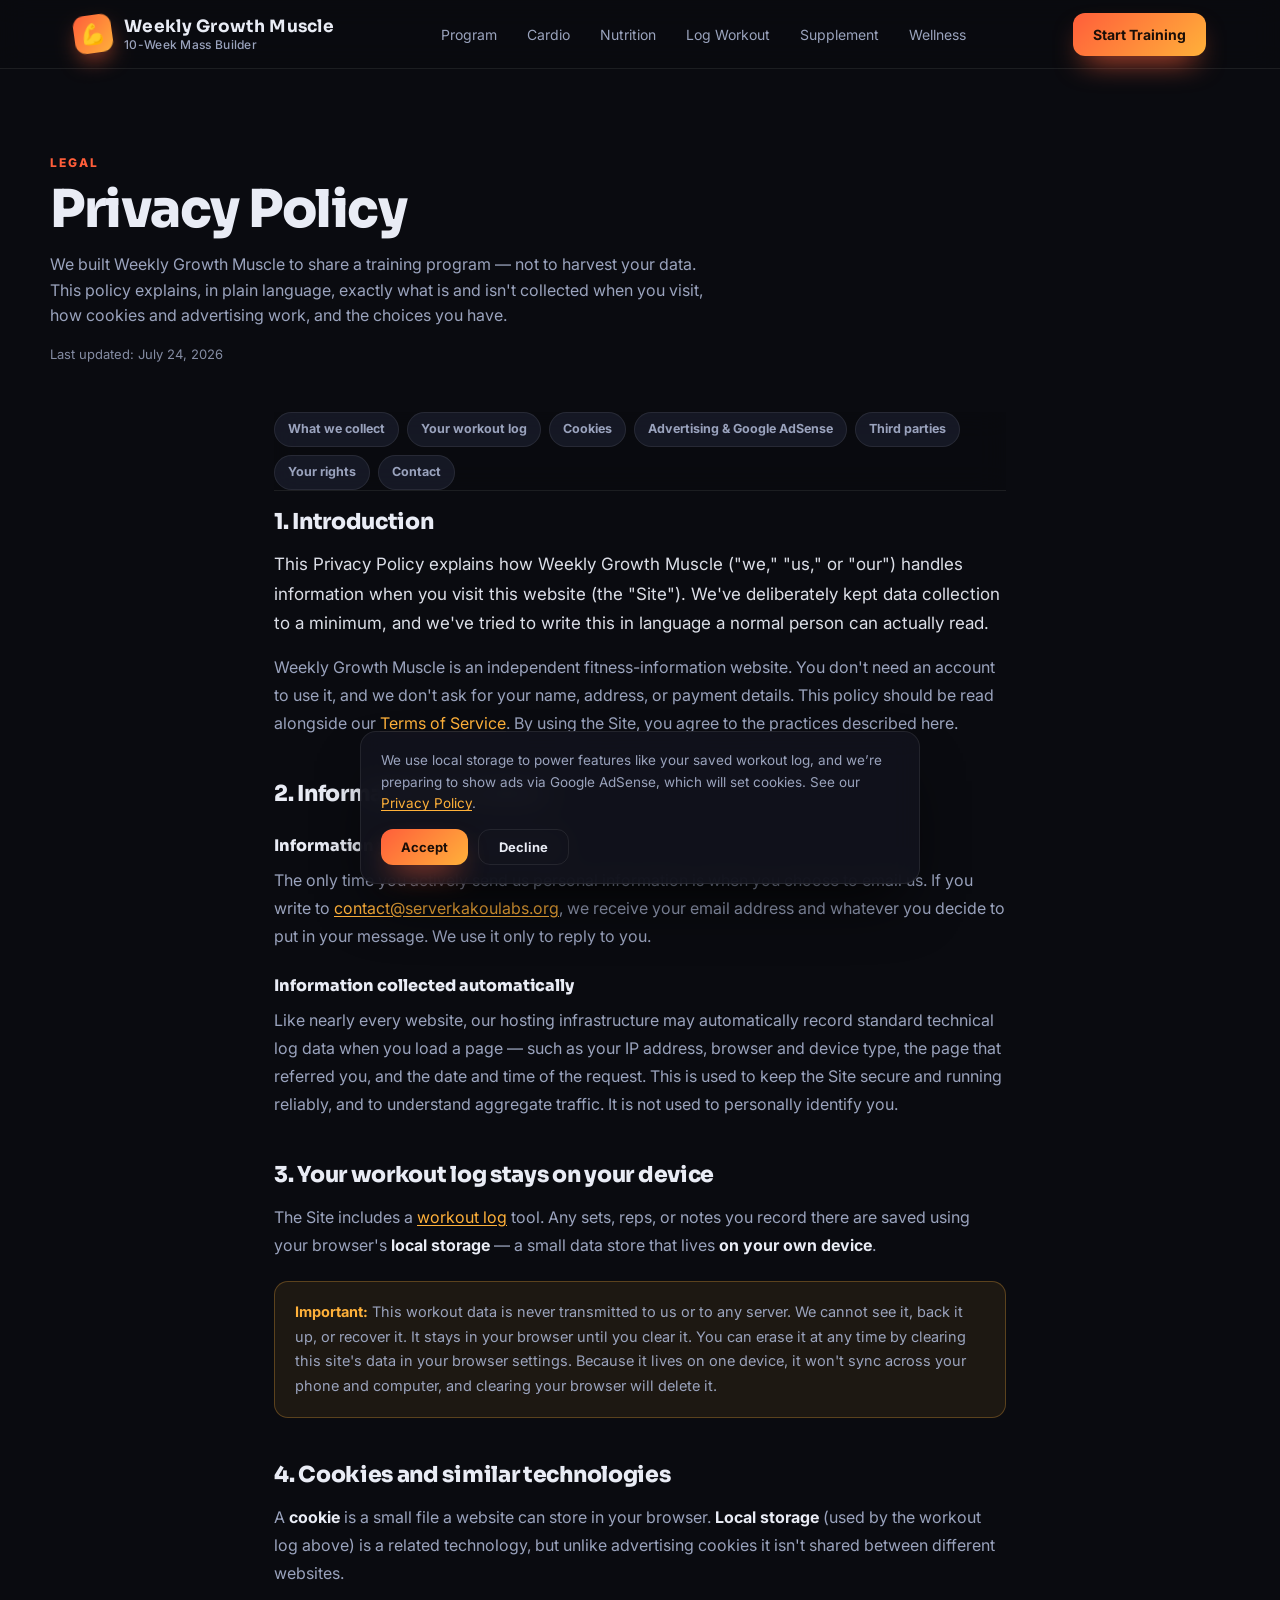
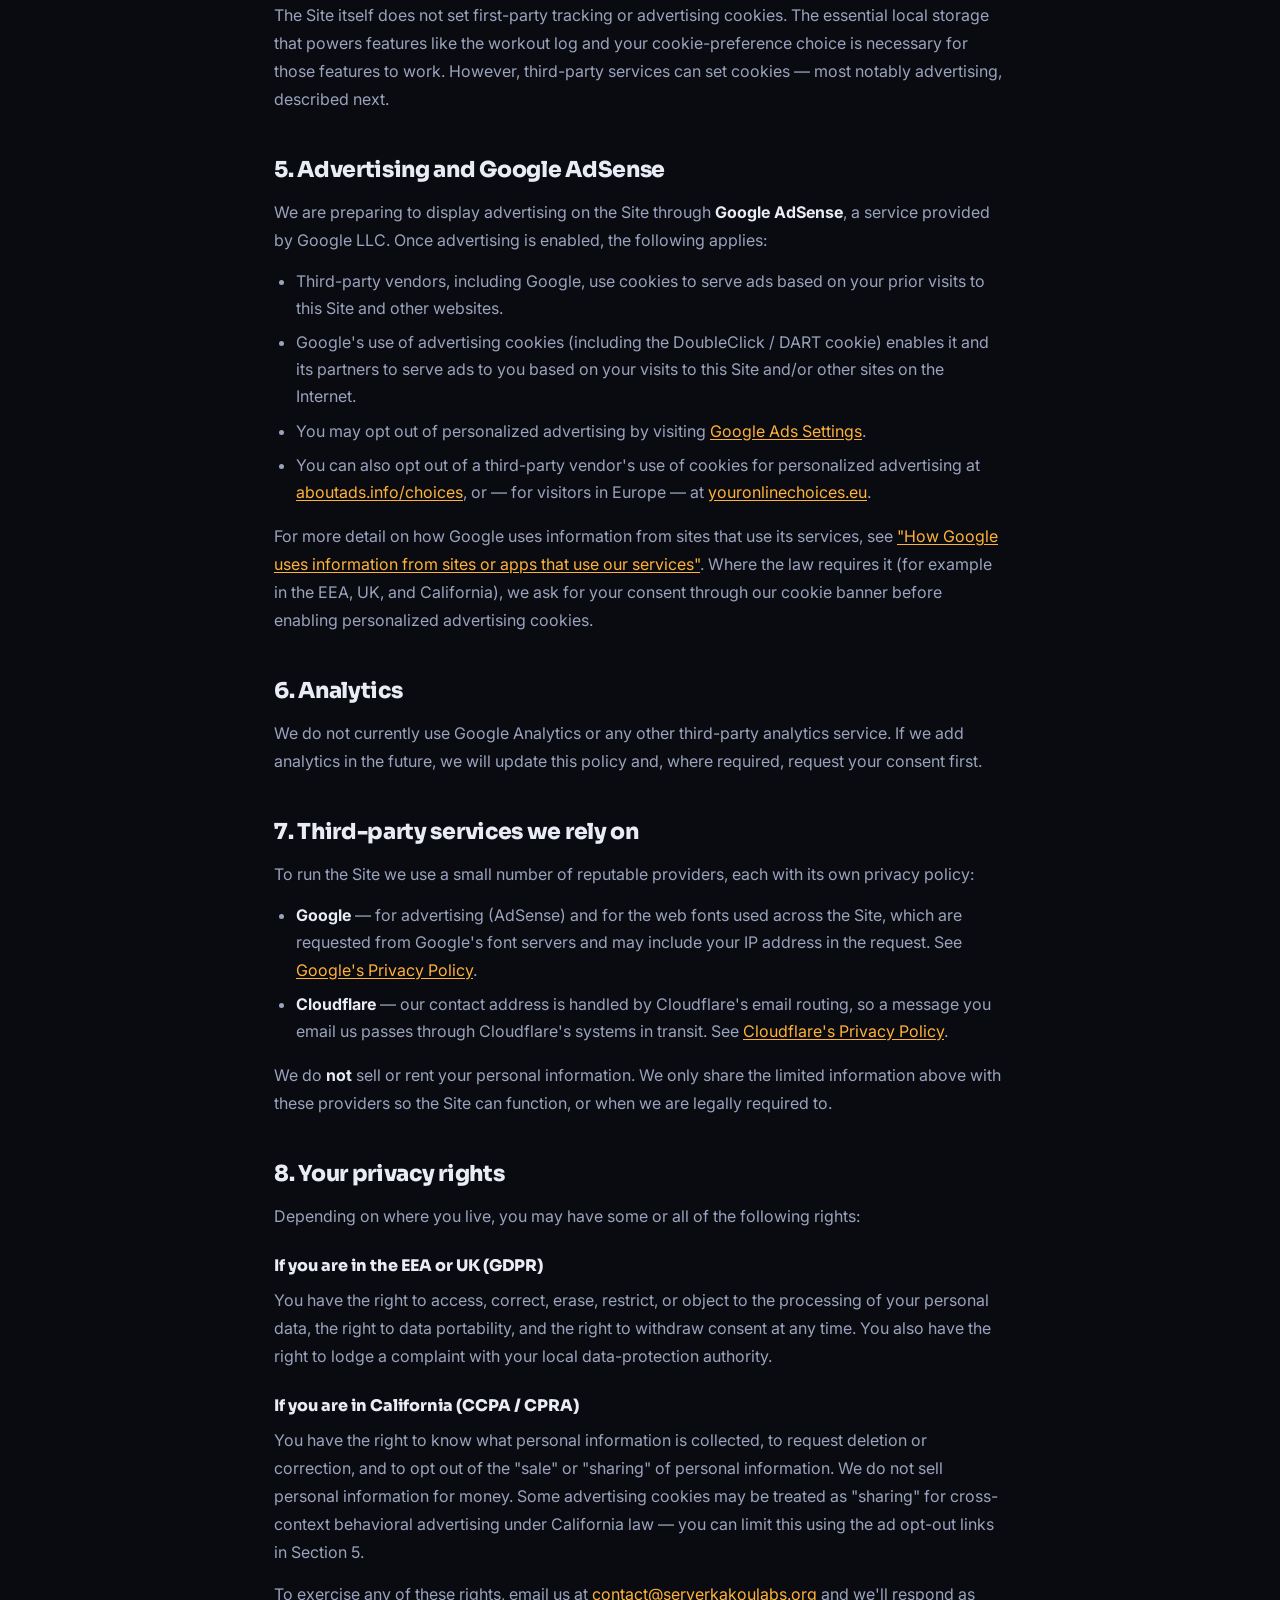
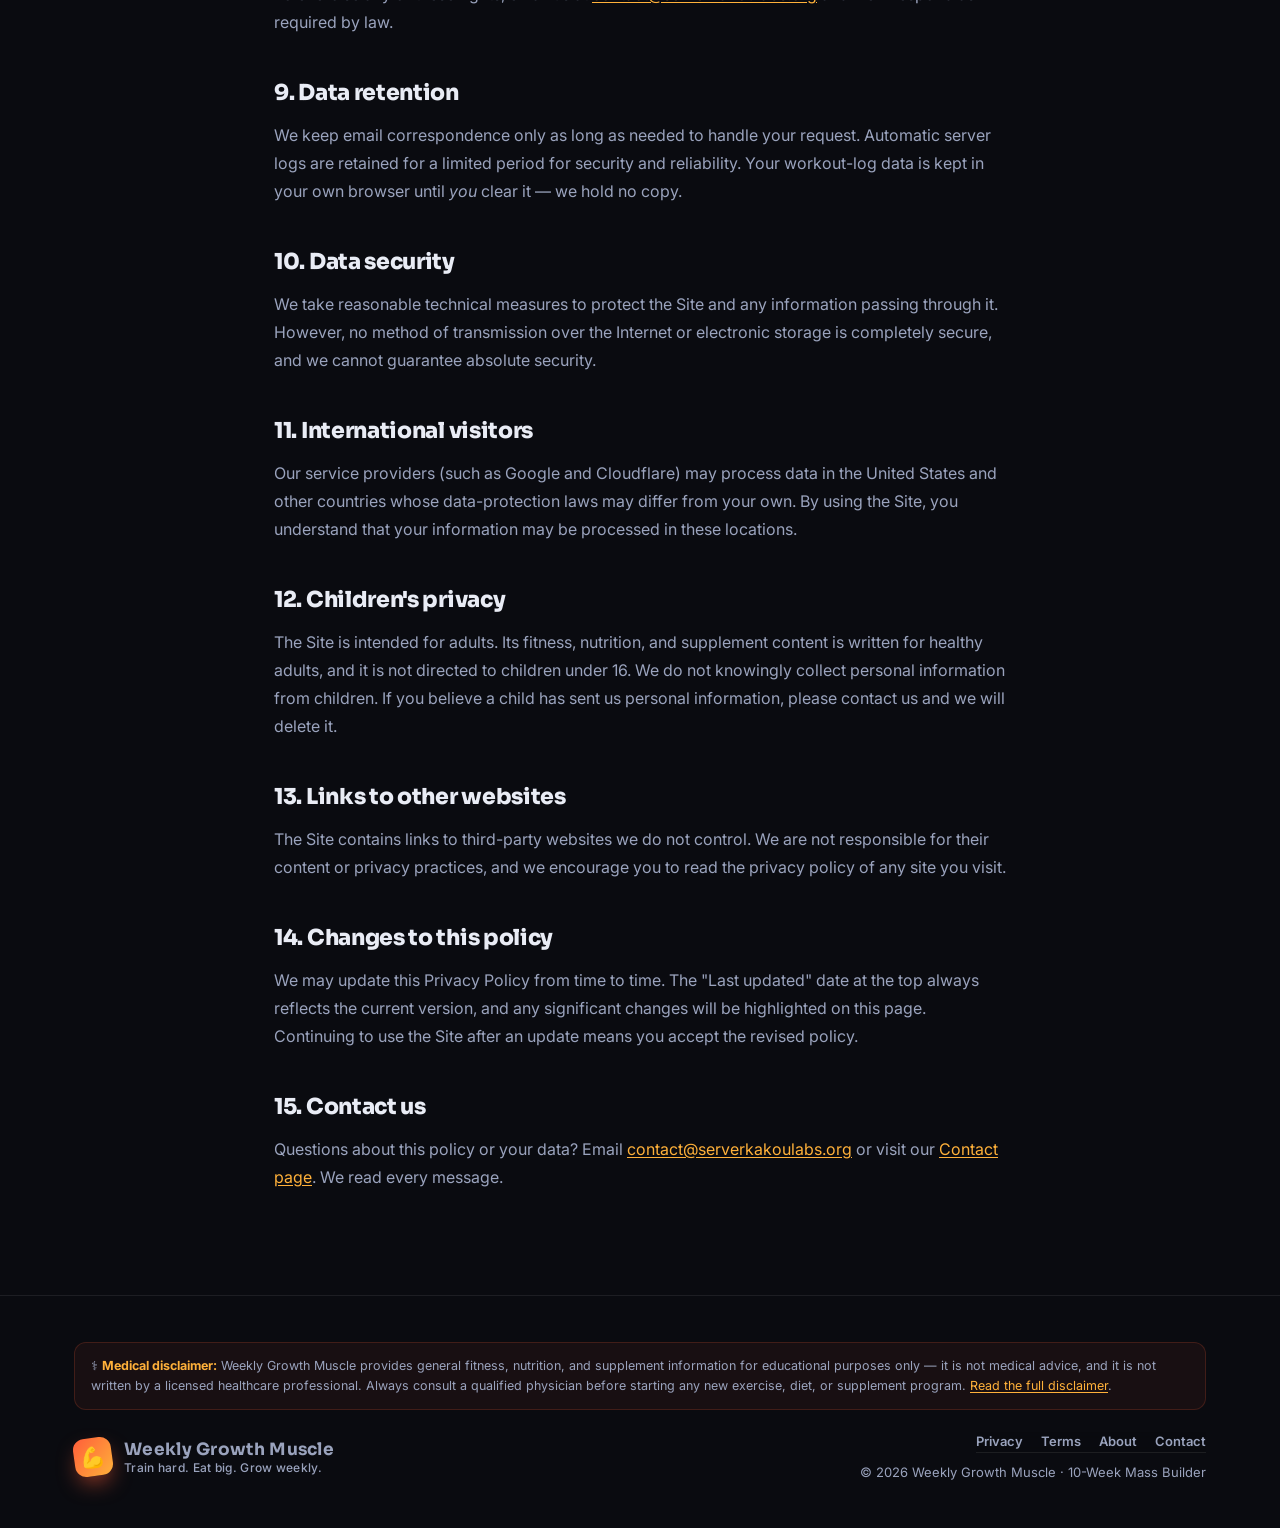
<file: privacy.html>
<!DOCTYPE html>
<html lang="en">
<head>
<meta charset="UTF-8" />
<script async src="https://pagead2.googlesyndication.com/pagead/js/adsbygoogle.js?client=ca-pub-7652735657118192"
     crossorigin="anonymous"></script>
<meta name="viewport" content="width=device-width, initial-scale=1.0" />
<meta name="theme-color" content="#0a0b10" />
<link rel="apple-touch-icon" href="apple-touch-icon.png" />
<meta name="description" content="How Weekly Growth Muscle handles your data: minimal collection, a device-only workout log, cookies, Google AdSense advertising disclosures, and your privacy rights." />
<meta name="robots" content="index, follow" />
<link rel="canonical" href="https://wgmuscle.serverkakoulabs.org/privacy.html" />
<meta property="og:type" content="website" />
<meta property="og:url" content="https://wgmuscle.serverkakoulabs.org/privacy.html" />
<meta property="og:title" content="Privacy Policy — Weekly Growth Muscle" />
<meta property="og:description" content="How Weekly Growth Muscle handles your data, cookies, and advertising — and the privacy rights you have." />
<meta property="og:image" content="https://wgmuscle.serverkakoulabs.org/img/hero-banner.jpg" />
<meta name="twitter:card" content="summary_large_image" />
<meta name="twitter:image" content="https://wgmuscle.serverkakoulabs.org/img/hero-banner.jpg" />
<title>Privacy Policy — Weekly Growth Muscle</title>
<link rel="stylesheet" href="assets/base.css" />
<link rel="stylesheet" href="assets/pages.css" />
<link rel="icon" href="data:image/svg+xml,%3Csvg xmlns='http://www.w3.org/2000/svg' viewBox='0 0 32 32'%3E%3Crect width='32' height='32' rx='7' fill='%23ff5e3a'/%3E%3Cg fill='%23fff'%3E%3Crect x='6' y='14.5' width='20' height='3' rx='1.5'/%3E%3Crect x='3.5' y='10.5' width='4.5' height='11' rx='1.6'/%3E%3Crect x='24' y='10.5' width='4.5' height='11' rx='1.6'/%3E%3C/g%3E%3C/svg%3E" />
<link rel="preconnect" href="https://fonts.googleapis.com" />
<link rel="preconnect" href="https://fonts.gstatic.com" crossorigin />
<link rel="stylesheet" href="https://fonts.googleapis.com/css2?family=Inter:wght@400;500;600;700;800&amp;family=Sora:wght@600;700;800&amp;display=swap" />
<link rel="stylesheet" href="assets/enhance.css" />
<noscript><style>.reveal{opacity:1!important;transform:none!important}</style></noscript>
</head>
<body>

<nav>
  <div class="wrap nav-in">
    <a class="logo" href="index.html">
      <div class="mark">💪</div>
      <div><b>Weekly Growth Muscle</b><span>10-Week Mass Builder</span></div>
    </a>
    <div class="nav-links" id="navLinks">
      <a href="index.html#about">Program</a>
      <a href="cardio.html">Cardio</a>
      <a href="nutrition.html">Nutrition</a>
      <a href="log.html">Log Workout</a>
      <a href="supplement.html">Supplement</a>
      <a href="wellness.html">Wellness</a>
    </div>
    <a class="btn" href="index.html#plan">Start Training</a>
    <button class="nav-toggle" type="button" aria-label="Toggle navigation menu" aria-expanded="false" aria-controls="navLinks">
      <svg class="menu" viewBox="0 0 24 24" fill="none" stroke="currentColor" stroke-width="2.2" stroke-linecap="round"><path d="M4 7h16M4 12h16M4 17h16"/></svg>
      <svg class="x" viewBox="0 0 24 24" fill="none" stroke="currentColor" stroke-width="2.2" stroke-linecap="round"><path d="M6 6l12 12M18 6L6 18"/></svg>
    </button>
  </div>
</nav>

<header class="wrap page-head reveal">
  <span class="eyebrow">Legal</span>
  <h1>Privacy Policy</h1>
  <p class="sub">We built Weekly Growth Muscle to share a training program — not to harvest your data. This policy explains, in plain language, exactly what is and isn't collected when you visit, how cookies and advertising work, and the choices you have.</p>
  <p class="updated">Last updated: July 24, 2026</p>
</header>

<main class="prose">
  <nav class="toc" aria-label="On this page">
    <a href="#collect">What we collect</a>
    <a href="#log">Your workout log</a>
    <a href="#cookies">Cookies</a>
    <a href="#ads">Advertising &amp; Google AdSense</a>
    <a href="#third">Third parties</a>
    <a href="#rights">Your rights</a>
    <a href="#contact">Contact</a>
  </nav>

  <h2>1. Introduction</h2>
  <p class="lead">This Privacy Policy explains how Weekly Growth Muscle ("we," "us," or "our") handles information when you visit this website (the "Site"). We've deliberately kept data collection to a minimum, and we've tried to write this in language a normal person can actually read.</p>
  <p>Weekly Growth Muscle is an independent fitness-information website. You don't need an account to use it, and we don't ask for your name, address, or payment details. This policy should be read alongside our <a href="terms.html">Terms of Service</a>. By using the Site, you agree to the practices described here.</p>

  <h2 id="collect">2. Information we collect</h2>
  <h3>Information you give us voluntarily</h3>
  <p>The only time you actively send us personal information is when you choose to email us. If you write to <a href="mailto:contact@serverkakoulabs.org">contact@serverkakoulabs.org</a>, we receive your email address and whatever you decide to put in your message. We use it only to reply to you.</p>
  <h3>Information collected automatically</h3>
  <p>Like nearly every website, our hosting infrastructure may automatically record standard technical log data when you load a page — such as your IP address, browser and device type, the page that referred you, and the date and time of the request. This is used to keep the Site secure and running reliably, and to understand aggregate traffic. It is not used to personally identify you.</p>

  <h2 id="log">3. Your workout log stays on your device</h2>
  <p>The Site includes a <a href="log.html">workout log</a> tool. Any sets, reps, or notes you record there are saved using your browser's <strong>local storage</strong> — a small data store that lives <strong>on your own device</strong>.</p>
  <div class="callout">
    <strong>Important:</strong> This workout data is never transmitted to us or to any server. We cannot see it, back it up, or recover it. It stays in your browser until you clear it. You can erase it at any time by clearing this site's data in your browser settings. Because it lives on one device, it won't sync across your phone and computer, and clearing your browser will delete it.
  </div>

  <h2 id="cookies">4. Cookies and similar technologies</h2>
  <p>A <strong>cookie</strong> is a small file a website can store in your browser. <strong>Local storage</strong> (used by the workout log above) is a related technology, but unlike advertising cookies it isn't shared between different websites.</p>
  <p>The Site itself does not set first-party tracking or advertising cookies. The essential local storage that powers features like the workout log and your cookie-preference choice is necessary for those features to work. However, third-party services can set cookies — most notably advertising, described next.</p>

  <h2 id="ads">5. Advertising and Google AdSense</h2>
  <p>We are preparing to display advertising on the Site through <strong>Google AdSense</strong>, a service provided by Google LLC. Once advertising is enabled, the following applies:</p>
  <ul>
    <li>Third-party vendors, including Google, use cookies to serve ads based on your prior visits to this Site and other websites.</li>
    <li>Google's use of advertising cookies (including the DoubleClick / DART cookie) enables it and its partners to serve ads to you based on your visits to this Site and/or other sites on the Internet.</li>
    <li>You may opt out of personalized advertising by visiting <a href="https://adssettings.google.com" target="_blank" rel="noopener">Google Ads Settings</a>.</li>
    <li>You can also opt out of a third-party vendor's use of cookies for personalized advertising at <a href="https://www.aboutads.info/choices/" target="_blank" rel="noopener">aboutads.info/choices</a>, or — for visitors in Europe — at <a href="https://www.youronlinechoices.eu" target="_blank" rel="noopener">youronlinechoices.eu</a>.</li>
  </ul>
  <p>For more detail on how Google uses information from sites that use its services, see <a href="https://policies.google.com/technologies/partner-sites" target="_blank" rel="noopener">"How Google uses information from sites or apps that use our services"</a>. Where the law requires it (for example in the EEA, UK, and California), we ask for your consent through our cookie banner before enabling personalized advertising cookies.</p>

  <h2>6. Analytics</h2>
  <p>We do not currently use Google Analytics or any other third-party analytics service. If we add analytics in the future, we will update this policy and, where required, request your consent first.</p>

  <h2 id="third">7. Third-party services we rely on</h2>
  <p>To run the Site we use a small number of reputable providers, each with its own privacy policy:</p>
  <ul>
    <li><strong>Google</strong> — for advertising (AdSense) and for the web fonts used across the Site, which are requested from Google's font servers and may include your IP address in the request. See <a href="https://policies.google.com/privacy" target="_blank" rel="noopener">Google's Privacy Policy</a>.</li>
    <li><strong>Cloudflare</strong> — our contact address is handled by Cloudflare's email routing, so a message you email us passes through Cloudflare's systems in transit. See <a href="https://www.cloudflare.com/privacypolicy/" target="_blank" rel="noopener">Cloudflare's Privacy Policy</a>.</li>
  </ul>
  <p>We do <strong>not</strong> sell or rent your personal information. We only share the limited information above with these providers so the Site can function, or when we are legally required to.</p>

  <h2 id="rights">8. Your privacy rights</h2>
  <p>Depending on where you live, you may have some or all of the following rights:</p>
  <h3>If you are in the EEA or UK (GDPR)</h3>
  <p>You have the right to access, correct, erase, restrict, or object to the processing of your personal data, the right to data portability, and the right to withdraw consent at any time. You also have the right to lodge a complaint with your local data-protection authority.</p>
  <h3>If you are in California (CCPA / CPRA)</h3>
  <p>You have the right to know what personal information is collected, to request deletion or correction, and to opt out of the "sale" or "sharing" of personal information. We do not sell personal information for money. Some advertising cookies may be treated as "sharing" for cross-context behavioral advertising under California law — you can limit this using the ad opt-out links in Section 5.</p>
  <p>To exercise any of these rights, email us at <a href="mailto:contact@serverkakoulabs.org">contact@serverkakoulabs.org</a> and we'll respond as required by law.</p>

  <h2>9. Data retention</h2>
  <p>We keep email correspondence only as long as needed to handle your request. Automatic server logs are retained for a limited period for security and reliability. Your workout-log data is kept in your own browser until <em>you</em> clear it — we hold no copy.</p>

  <h2>10. Data security</h2>
  <p>We take reasonable technical measures to protect the Site and any information passing through it. However, no method of transmission over the Internet or electronic storage is completely secure, and we cannot guarantee absolute security.</p>

  <h2>11. International visitors</h2>
  <p>Our service providers (such as Google and Cloudflare) may process data in the United States and other countries whose data-protection laws may differ from your own. By using the Site, you understand that your information may be processed in these locations.</p>

  <h2>12. Children's privacy</h2>
  <p>The Site is intended for adults. Its fitness, nutrition, and supplement content is written for healthy adults, and it is not directed to children under 16. We do not knowingly collect personal information from children. If you believe a child has sent us personal information, please contact us and we will delete it.</p>

  <h2>13. Links to other websites</h2>
  <p>The Site contains links to third-party websites we do not control. We are not responsible for their content or privacy practices, and we encourage you to read the privacy policy of any site you visit.</p>

  <h2>14. Changes to this policy</h2>
  <p>We may update this Privacy Policy from time to time. The "Last updated" date at the top always reflects the current version, and any significant changes will be highlighted on this page. Continuing to use the Site after an update means you accept the revised policy.</p>

  <h2 id="contact">15. Contact us</h2>
  <p>Questions about this policy or your data? Email <a href="mailto:contact@serverkakoulabs.org">contact@serverkakoulabs.org</a> or visit our <a href="contact.html">Contact page</a>. We read every message.</p>
</main>

<footer>
  <div class="wrap foot-in">
    <p class="foot-disclaimer"><span aria-hidden="true">⚕️</span> <strong>Medical disclaimer:</strong> Weekly Growth Muscle provides general fitness, nutrition, and supplement information for educational purposes only — it is not medical advice, and it is not written by a licensed healthcare professional. Always consult a qualified physician before starting any new exercise, diet, or supplement program. <a href="terms.html#health">Read the full disclaimer</a>.</p>
    <a class="logo" href="index.html"><div class="mark">💪</div><div><b>Weekly Growth Muscle</b><span>Train hard. Eat big. Grow weekly.</span></div></a>
    <div class="foot-right">
      <nav class="foot-links" aria-label="Legal and site info">
        <a href="privacy.html">Privacy</a>
        <a href="terms.html">Terms</a>
        <a href="about.html">About</a>
        <a href="contact.html">Contact</a>
      </nav>
      <div class="foot-copy">© 2026 Weekly Growth Muscle · 10-Week Mass Builder</div>
    </div>
  </div>
</footer>

<script>
const revealEls = document.querySelectorAll('.reveal');
if('IntersectionObserver' in window){
  const io = new IntersectionObserver(es=>es.forEach(e=>{if(e.isIntersecting)e.target.classList.add('in')}),{threshold:.12});
  revealEls.forEach(el=>io.observe(el));
}else{
  revealEls.forEach(el=>el.classList.add('in'));
}
</script>
<script src="assets/enhance.js" defer></script>
</body>
</html>
</file>
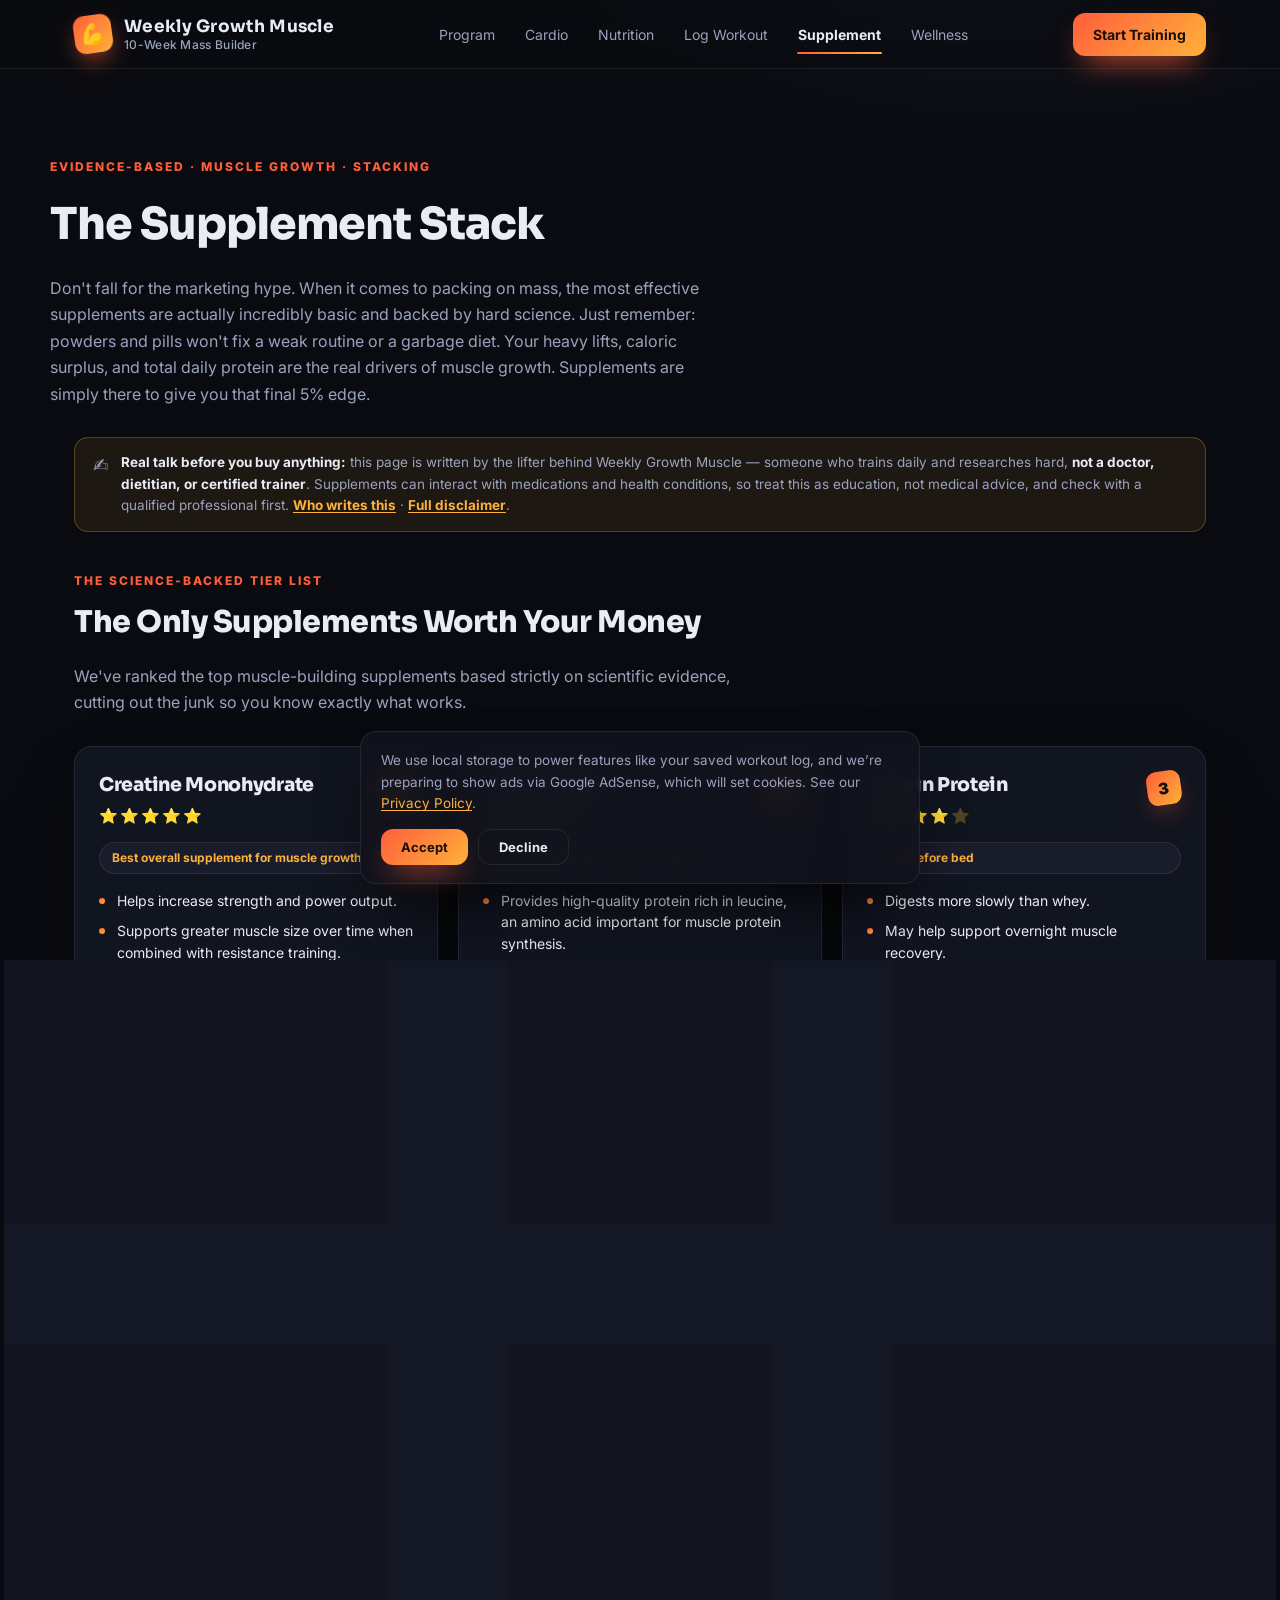
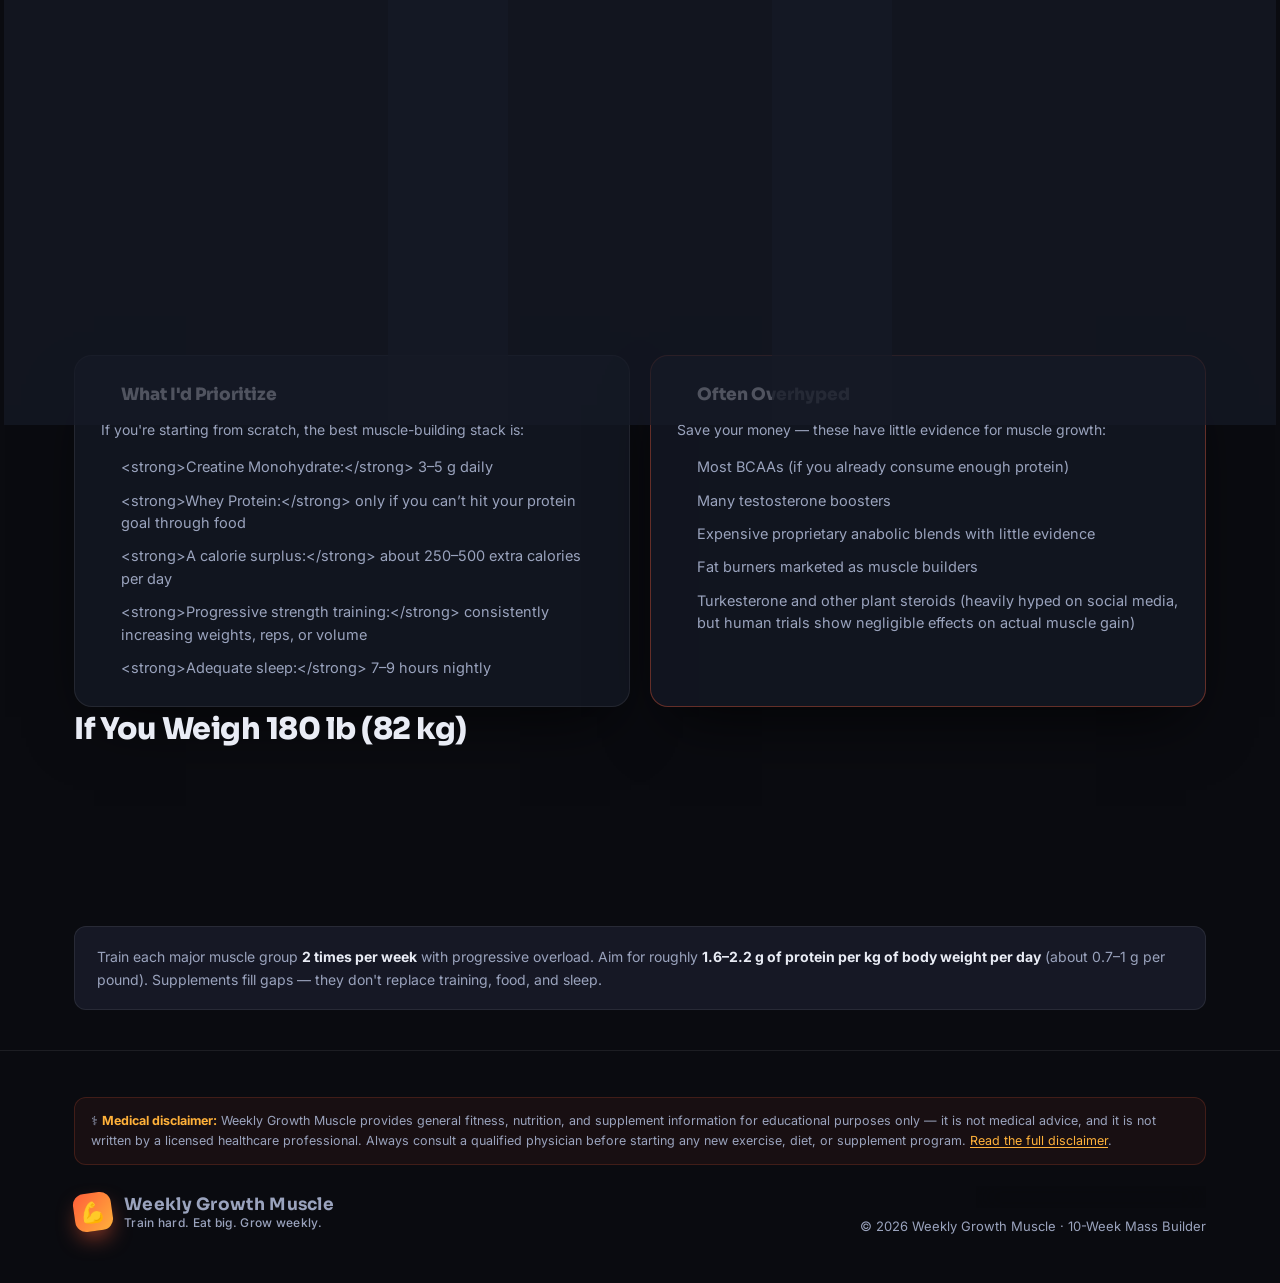
<file: supplement.html>
<!DOCTYPE html>
<html lang="en">
<head>
<meta charset="UTF-8" />
<script async src="https://pagead2.googlesyndication.com/pagead/js/adsbygoogle.js?client=ca-pub-7652735657118192"
     crossorigin="anonymous"></script>
<meta name="viewport" content="width=device-width, initial-scale=1.0" />
<meta name="theme-color" content="#0a0b10" />
<link rel="apple-touch-icon" href="apple-touch-icon.png" />
<meta name="description" content="The science-backed supplement stack for muscle growth — what actually works, ranked by evidence, and what's overhyped." />
<link rel="canonical" href="https://wgmuscle.serverkakoulabs.org/supplement.html" />
<meta property="og:type" content="website" />
<meta property="og:url" content="https://wgmuscle.serverkakoulabs.org/supplement.html" />
<meta property="og:title" content="Supplements — Weekly Growth Muscle" />
<meta property="og:description" content="The science-backed supplement stack for muscle growth — what actually works, ranked by evidence, and what's overhyped." />
<meta property="og:image" content="https://wgmuscle.serverkakoulabs.org/img/hero-banner.jpg" />
<meta name="twitter:card" content="summary_large_image" />
<meta name="twitter:image" content="https://wgmuscle.serverkakoulabs.org/img/hero-banner.jpg" />
<title>Supplements — Weekly Growth Muscle</title>
<link rel="stylesheet" href="assets/base.css" />
<style>
  /* page header */
  section{padding:48px 0}
  .page-head{padding:84px 0 16px}
  .eyebrow{color:var(--accent);font-weight:800;letter-spacing:2px;font-size:12px;text-transform:uppercase}
  .h2{font-size:clamp(28px,4vw,44px);font-weight:900;letter-spacing:-1px;margin-top:14px}
  .h3{font-size:clamp(22px,3vw,30px);font-weight:900;letter-spacing:-.5px}
  .sub{color:var(--mut);max-width:680px;margin-top:18px;line-height:1.65}
  .seclabel{color:var(--accent);font-weight:800;letter-spacing:2px;font-size:12px;text-transform:uppercase;margin-bottom:10px}

  /* supplement cards */
  .sup-grid{display:grid;grid-template-columns:repeat(auto-fill,minmax(330px,1fr));gap:20px;margin-top:30px;align-items:stretch}
  @media(max-width:560px){.sup-grid{grid-template-columns:1fr}}
  .sup{
    background:var(--panel);border:1px solid var(--line);border-radius:18px;
    padding:24px;box-shadow:var(--shadow);transition:transform .25s,box-shadow .25s;
    display:flex;flex-direction:column;
  }
  .sup:hover{transform:translateY(-6px);box-shadow:0 36px 64px -25px rgba(255,94,58,.32)}
  .sup .top{display:flex;align-items:flex-start;justify-content:space-between;gap:14px}
  .sup .rank{
    flex:none;width:34px;height:34px;border-radius:10px;background:var(--grad);color:#1a0e08;
    display:grid;place-items:center;font-weight:900;font-size:16px;transform:rotate(-8deg);
    box-shadow:0 10px 24px -10px var(--accent);
  }
  .sup h4{font-size:19px;font-weight:800;letter-spacing:-.3px}
  .sup .stars{font-size:15px;letter-spacing:2px;margin-top:6px}
  .sup .stars .on{filter:none}
  .sup .stars .off{opacity:.25}
  .sup .pill{
    display:inline-block;margin-top:14px;padding:6px 12px;border-radius:999px;
    background:var(--panel2);border:1px solid var(--line);color:var(--accent2);
    font-weight:700;font-size:12px;
  }
  .sup ul{list-style:none;margin-top:16px;display:flex;flex-direction:column;gap:9px}
  .sup li{position:relative;padding-left:18px;font-size:14px;line-height:1.55;color:var(--txt)}
  .sup li::before{content:"";position:absolute;left:0;top:8px;width:6px;height:6px;border-radius:50%;background:var(--grad)}
  .sup > ul{margin-bottom:18px}
  .sup .how{padding-top:16px;border-top:1px solid var(--line)}
  .sup .how .lbl{font-weight:800;font-size:12px;letter-spacing:1.5px;text-transform:uppercase;color:var(--accent);margin-bottom:10px}
  .sup .how ul{margin-top:0}
  .sup .how li::before{background:var(--accent2);opacity:.85}

  /* two-column info panels */
  .info-grid{display:grid;grid-template-columns:1fr 1fr;gap:20px;margin-top:30px;align-items:stretch}
  @media(max-width:760px){.info-grid{grid-template-columns:1fr}}
  .panel{
    background:var(--panel);border:1px solid var(--line);border-radius:18px;
    padding:26px;box-shadow:var(--shadow);
  }
  .panel.warn{border-color:rgba(255,94,58,.35)}
  .panel h4{font-size:17px;font-weight:800;display:flex;align-items:center;gap:10px}
  .panel h4 .dot{width:10px;height:10px;border-radius:3px;background:var(--grad);transform:rotate(-8deg)}
  .panel.warn h4 .dot{background:#ff5e3a}
  .panel ul{list-style:none;margin-top:16px;display:flex;flex-direction:column;gap:11px}
  .panel li{position:relative;padding-left:20px;font-size:14.5px;line-height:1.55;color:var(--mut)}
  .panel li strong{color:var(--txt)}
  .panel li::before{content:"";position:absolute;left:0;top:8px;width:7px;height:7px;border-radius:50%;background:var(--accent2);opacity:.85}
  .panel.warn li::before{background:#ff5e3a;border-radius:2px;width:8px;height:8px;top:7px}

  .note{
    margin-top:24px;background:var(--panel2);border:1px solid var(--line);
    border-radius:12px;padding:18px 22px;color:var(--mut);font-size:14px;max-width:820px;line-height:1.65;
  }
  .note strong{color:var(--txt)}

  /* example stat row */
  .ex-row{display:grid;grid-template-columns:repeat(4,1fr);gap:16px;margin-top:24px}
  @media(max-width:760px){.ex-row{grid-template-columns:repeat(2,1fr)}}
  @media(max-width:420px){.ex-row{grid-template-columns:1fr}}
  .stat{
    background:var(--panel);border:1px solid var(--line);border-radius:16px;
    padding:20px;box-shadow:var(--shadow);
  }
  .stat .v{font-size:22px;font-weight:900;letter-spacing:-.5px;background:var(--grad);-webkit-background-clip:text;background-clip:text;-webkit-text-fill-color:transparent}
  .stat .l{font-weight:800;margin-top:8px;font-size:14px}
  .stat .u{color:var(--mut);font-size:12.5px;margin-top:3px}

  footer{margin-top:40px}
</style>
<link rel="icon" href="data:image/svg+xml,%3Csvg xmlns='http://www.w3.org/2000/svg' viewBox='0 0 32 32'%3E%3Crect width='32' height='32' rx='7' fill='%23ff5e3a'/%3E%3Cg fill='%23fff'%3E%3Crect x='6' y='14.5' width='20' height='3' rx='1.5'/%3E%3Crect x='3.5' y='10.5' width='4.5' height='11' rx='1.6'/%3E%3Crect x='24' y='10.5' width='4.5' height='11' rx='1.6'/%3E%3C/g%3E%3C/svg%3E" />
<link rel="preconnect" href="https://fonts.googleapis.com" />
<link rel="preconnect" href="https://fonts.gstatic.com" crossorigin />
<link rel="stylesheet" href="https://fonts.googleapis.com/css2?family=Inter:wght@400;500;600;700;800&amp;family=Sora:wght@600;700;800&amp;display=swap" />
<link rel="stylesheet" href="assets/enhance.css" />
<noscript><style>.reveal{opacity:1!important;transform:none!important}</style></noscript>
<script type="application/ld+json">{"@context":"https://schema.org","@type":"Article","headline":"Supplements — Weekly Growth Muscle","description":"The science-backed supplement stack for muscle growth — what actually works, ranked by evidence, and what's overhyped.","image":"https://wgmuscle.serverkakoulabs.org/img/hero-banner.jpg","datePublished":"2026-07-24","dateModified":"2026-07-24","mainEntityOfPage":"https://wgmuscle.serverkakoulabs.org/supplement.html","author":{"@type":"Organization","name":"Weekly Growth Muscle"},"publisher":{"@type":"Organization","name":"Weekly Growth Muscle","logo":{"@type":"ImageObject","url":"https://wgmuscle.serverkakoulabs.org/apple-touch-icon.png"}}}</script>
</head>
<body>

<nav>
  <div class="wrap nav-in">
    <a class="logo" href="index.html">
      <div class="mark">💪</div>
      <div><b>Weekly Growth Muscle</b><span>10-Week Mass Builder</span></div>
    </a>
    <div class="nav-links" id="navLinks">
      <a href="index.html#about">Program</a>
      <a href="cardio.html">Cardio</a>
      <a href="nutrition.html">Nutrition</a>
      <a href="log.html">Log Workout</a>
      <a class="active" href="supplement.html">Supplement</a>
      <a href="wellness.html">Wellness</a>
    </div>
    <a class="btn" href="index.html#plan">Start Training</a>
    <button class="nav-toggle" type="button" aria-label="Toggle navigation menu" aria-expanded="false" aria-controls="navLinks">
      <svg class="menu" viewBox="0 0 24 24" fill="none" stroke="currentColor" stroke-width="2.2" stroke-linecap="round"><path d="M4 7h16M4 12h16M4 17h16"/></svg>
      <svg class="x" viewBox="0 0 24 24" fill="none" stroke="currentColor" stroke-width="2.2" stroke-linecap="round"><path d="M6 6l12 12M18 6L6 18"/></svg>
    </button>
  </div>
</nav>

<noscript>
  <div class="wrap" style="margin:18px auto">
    <p style="background:rgba(255,177,58,.08);border:1px solid rgba(255,177,58,.25);border-radius:12px;padding:14px 18px;color:var(--accent2);font-size:14px;margin:0">⚠️ This site needs JavaScript enabled to show the supplement tier list.</p>
  </div>
</noscript>

<header class="wrap page-head reveal">
  <span class="eyebrow">Evidence-Based · Muscle Growth · Stacking</span>
  <h1 class="h2">The Supplement Stack</h1>
  <p class="sub">Don't fall for the marketing hype. When it comes to packing on mass, the most effective supplements are actually incredibly basic and backed by hard science. Just remember: powders and pills won't fix a weak routine or a garbage diet. Your heavy lifts, caloric surplus, and total daily protein are the real drivers of muscle growth. Supplements are simply there to give you that final 5% edge.</p>
</header>

<div class="wrap">
  <p class="trust-note">
    <span class="ic" aria-hidden="true">✍️</span>
    <span><strong>Real talk before you buy anything:</strong> this page is written by the lifter behind Weekly Growth Muscle — someone who trains daily and researches hard, <strong>not a doctor, dietitian, or certified trainer</strong>. Supplements can interact with medications and health conditions, so treat this as education, not medical advice, and check with a qualified professional first. <a href="about.html">Who writes this</a> · <a href="terms.html#health">Full disclaimer</a>.</span>
  </p>
</div>

<!-- SUPPLEMENTS -->
<section class="wrap reveal" style="padding-top:40px">
  <div class="seclabel">The Science-Backed Tier List</div>
  <h2 class="h3">The Only Supplements Worth Your Money</h2>
  <p class="sub">We've ranked the top muscle-building supplements based strictly on scientific evidence, cutting out the junk so you know exactly what works.</p>
  <div class="sup-grid" id="supGrid"></div>
</section>

<!-- PRIORITIZE -->
<section class="wrap reveal">
  <div class="info-grid">
    <div class="panel">
      <h4><span class="dot"></span>What I'd Prioritize</h4>
      <p style="color:var(--mut);font-size:14px;margin-top:12px">If you're starting from scratch, the best muscle-building stack is:</p>
      <ul id="prioritizeList"></ul>
    </div>
    <div class="panel warn">
      <h4><span class="dot"></span>Often Overhyped</h4>
      <p style="color:var(--mut);font-size:14px;margin-top:12px">Save your money — these have little evidence for muscle growth:</p>
      <ul id="overhypedList"></ul>
    </div>
  </div>
</section>

<!-- PROTEIN TARGET -->
<section class="wrap reveal">
  <h2 class="h3">If You Weigh 180 lb (82 kg)</h2>
  <div class="ex-row" id="exRow"></div>
  <p class="note" style="max-width:none">Train each major muscle group <strong>2 times per week</strong> with progressive overload. Aim for roughly <strong>1.6–2.2 g of protein per kg of body weight per day</strong> (about 0.7–1 g per pound). Supplements fill gaps — they don't replace training, food, and sleep.</p>
</section>

<footer>
  <div class="wrap foot-in">
    <p class="foot-disclaimer"><span aria-hidden="true">⚕️</span> <strong>Medical disclaimer:</strong> Weekly Growth Muscle provides general fitness, nutrition, and supplement information for educational purposes only — it is not medical advice, and it is not written by a licensed healthcare professional. Always consult a qualified physician before starting any new exercise, diet, or supplement program. <a href="terms.html#health">Read the full disclaimer</a>.</p>
    <a class="logo" href="index.html"><div class="mark">💪</div><div><b>Weekly Growth Muscle</b><span>Train hard. Eat big. Grow weekly.</span></div></a>
    <div class="foot-right">
      <nav class="foot-links" aria-label="Legal and site info">
        <a href="privacy.html">Privacy</a>
        <a href="terms.html">Terms</a>
        <a href="about.html">About</a>
        <a href="contact.html">Contact</a>
      </nav>
      <div class="foot-copy">© 2026 Weekly Growth Muscle · 10-Week Mass Builder</div>
    </div>
  </div>
</footer>

<script>
const SUPPLEMENTS = [
  {
    name:'Creatine Monohydrate', stars:5, tag:'Best overall supplement for muscle growth',
    benefits:[
      'Helps increase strength and power output.',
      'Supports greater muscle size over time when combined with resistance training.',
      'One of the most researched sports supplements available.',
      'Safe for healthy adults when taken at recommended doses.',
    ],
    how:['3–5 grams daily','No loading phase is necessary','Take it any time of day, consistently'],
  },
  {
    name:'Whey Protein', stars:5, tag:'Best for meeting daily protein goals',
    benefits:[
      'Provides high-quality protein rich in leucine, an amino acid important for muscle protein synthesis.',
      'Convenient after workouts or when you struggle to get enough protein from food.',
      'Aim for approximately 1.6–2.2 g of protein per kg of body weight per day (about 0.7–1 g per lb).',
    ],
    how:['20–40 grams per serving','Use as needed to meet your daily protein target'],
  },
  {
    name:'Casein Protein', stars:4, tag:'Best before bed',
    benefits:[
      'Digests more slowly than whey.',
      'May help support overnight muscle recovery.',
      'Gives you all the essential amino acids.',
      'Reduces muscle breakdown.',
      'Provides a good source of calcium.',
    ],
    how:['20–40 grams before sleep','Use if it helps you reach your daily protein goal'],
  },
  {
    name:'Caffeine', stars:3, tag:'Best for workout performance',
    benefits:[
      'Can improve energy, focus, and training intensity.',
      'Better workouts can contribute indirectly to muscle growth.',
      'Increases energy and alertness.',
      'Improves focus during workouts.',
      'Can enhance strength and endurance performance.',
      'Helps reduce perceived effort during training.',
    ],
    how:['About 3–6 mg per kg of body weight','Take 30–60 minutes before training','Avoid if you’re sensitive to stimulants'],
  },
  {
    name:'Mass Gainers', stars:3, tag:'Helpful if you struggle to eat enough calories',
    benefits:[
      'High-calorie shakes containing carbohydrates and protein.',
      'Useful for people with fast metabolisms who cannot consistently eat enough to gain weight.',
      'Convenient way to increase calorie intake.',
      'Provides protein and carbohydrates together.',
      'Useful for people who struggle to eat enough food.',
      'Helps support weight and muscle gain when in a calorie surplus.',
    ],
    how:['Use as a calorie supplement','Not a replacement for whole foods'],
  },
  {
    name:'Fish Oil (Omega-3 Fatty Acids)', stars:3, tag:'Best for recovery & joint health',
    benefits:[
      'May help reduce muscle soreness and inflammation after intense training.',
      'Supports joint health, which can be helpful when lifting heavy weights regularly.',
      'May improve muscle recovery and training consistency.',
      'Supports heart and overall health.',
      'Some research suggests omega-3s may enhance muscle protein synthesis, especially when combined with resistance training.',
    ],
    how:[
      'Aim for 1,000–2,000 mg of combined EPA and DHA daily',
      'Check the label — fish oil amount is not the same as EPA and DHA amount',
      'Take with meals containing fat for better absorption',
    ],
  },
];

const PRIORITIZE = [
  '<strong>Creatine Monohydrate:</strong> 3–5 g daily',
  '<strong>Whey Protein:</strong> only if you can’t hit your protein goal through food',
  '<strong>A calorie surplus:</strong> about 250–500 extra calories per day',
  '<strong>Progressive strength training:</strong> consistently increasing weights, reps, or volume',
  '<strong>Adequate sleep:</strong> 7–9 hours nightly',
];

const OVERHYPED = [
  'Most BCAAs (if you already consume enough protein)',
  'Many testosterone boosters',
  'Expensive proprietary anabolic blends with little evidence',
  'Fat burners marketed as muscle builders',
  'Turkesterone and other plant steroids (heavily hyped on social media, but human trials show negligible effects on actual muscle gain)',
];

const EXAMPLE = [
  {v:'130–180 g', l:'Protein', u:'per day'},
  {v:'5 g', l:'Creatine', u:'per day'},
  {v:'+250–500', l:'Calories', u:'surplus per day'},
  {v:'2×', l:'Per Muscle Group', u:'weekly, progressive overload'},
];

function escapeHTML(value){
  return String(value).replace(/[&<>"']/g,ch=>({
    '&':'&amp;','<':'&lt;','>':'&gt;','"':'&quot;',"'":'&#39;'
  }[ch]));
}

function starRow(n){
  let out = '';
  for(let i=1;i<=5;i++){
    out += `<span class="${i<=n?'on':'off'}">⭐</span>`;
  }
  return out;
}

/* supplement cards */
document.getElementById('supGrid').innerHTML = SUPPLEMENTS.map((s,i)=>`
  <div class="sup">
    <div class="top">
      <div>
        <h4>${escapeHTML(s.name)}</h4>
        <div class="stars">${starRow(s.stars)}</div>
      </div>
      <div class="rank">${i+1}</div>
    </div>
    <span class="pill">${escapeHTML(s.tag)}</span>
    <ul>${s.benefits.map(b=>`<li>${escapeHTML(b)}</li>`).join('')}</ul>
    <div class="how">
      <div class="lbl">How To Take It</div>
      <ul>${s.how.map(h=>`<li>${escapeHTML(h)}</li>`).join('')}</ul>
    </div>
  </div>`).join('');

/* prioritize / overhyped (trusted HTML strings) */
document.getElementById('prioritizeList').innerHTML = PRIORITIZE.map(p=>`<li>${escapeHTML(p)}</li>`).join('');
document.getElementById('overhypedList').innerHTML = OVERHYPED.map(o=>`<li>${escapeHTML(o)}</li>`).join('');

/* example stats */
document.getElementById('exRow').innerHTML = EXAMPLE.map(e=>`
  <div class="stat">
    <div class="v">${escapeHTML(e.v)}</div>
    <div class="l">${escapeHTML(e.l)}</div>
    <div class="u">${escapeHTML(e.u)}</div>
  </div>`).join('');

/* scroll reveal */
const revealEls = document.querySelectorAll('.reveal');
if('IntersectionObserver' in window){
  const io = new IntersectionObserver(es=>es.forEach(e=>{if(e.isIntersecting)e.target.classList.add('in')}),{threshold:.08});
  revealEls.forEach(el=>io.observe(el));
}else{
  revealEls.forEach(el=>el.classList.add('in'));
}
</script>
<script src="assets/enhance.js" defer></script>
</body>
</html>
</file>
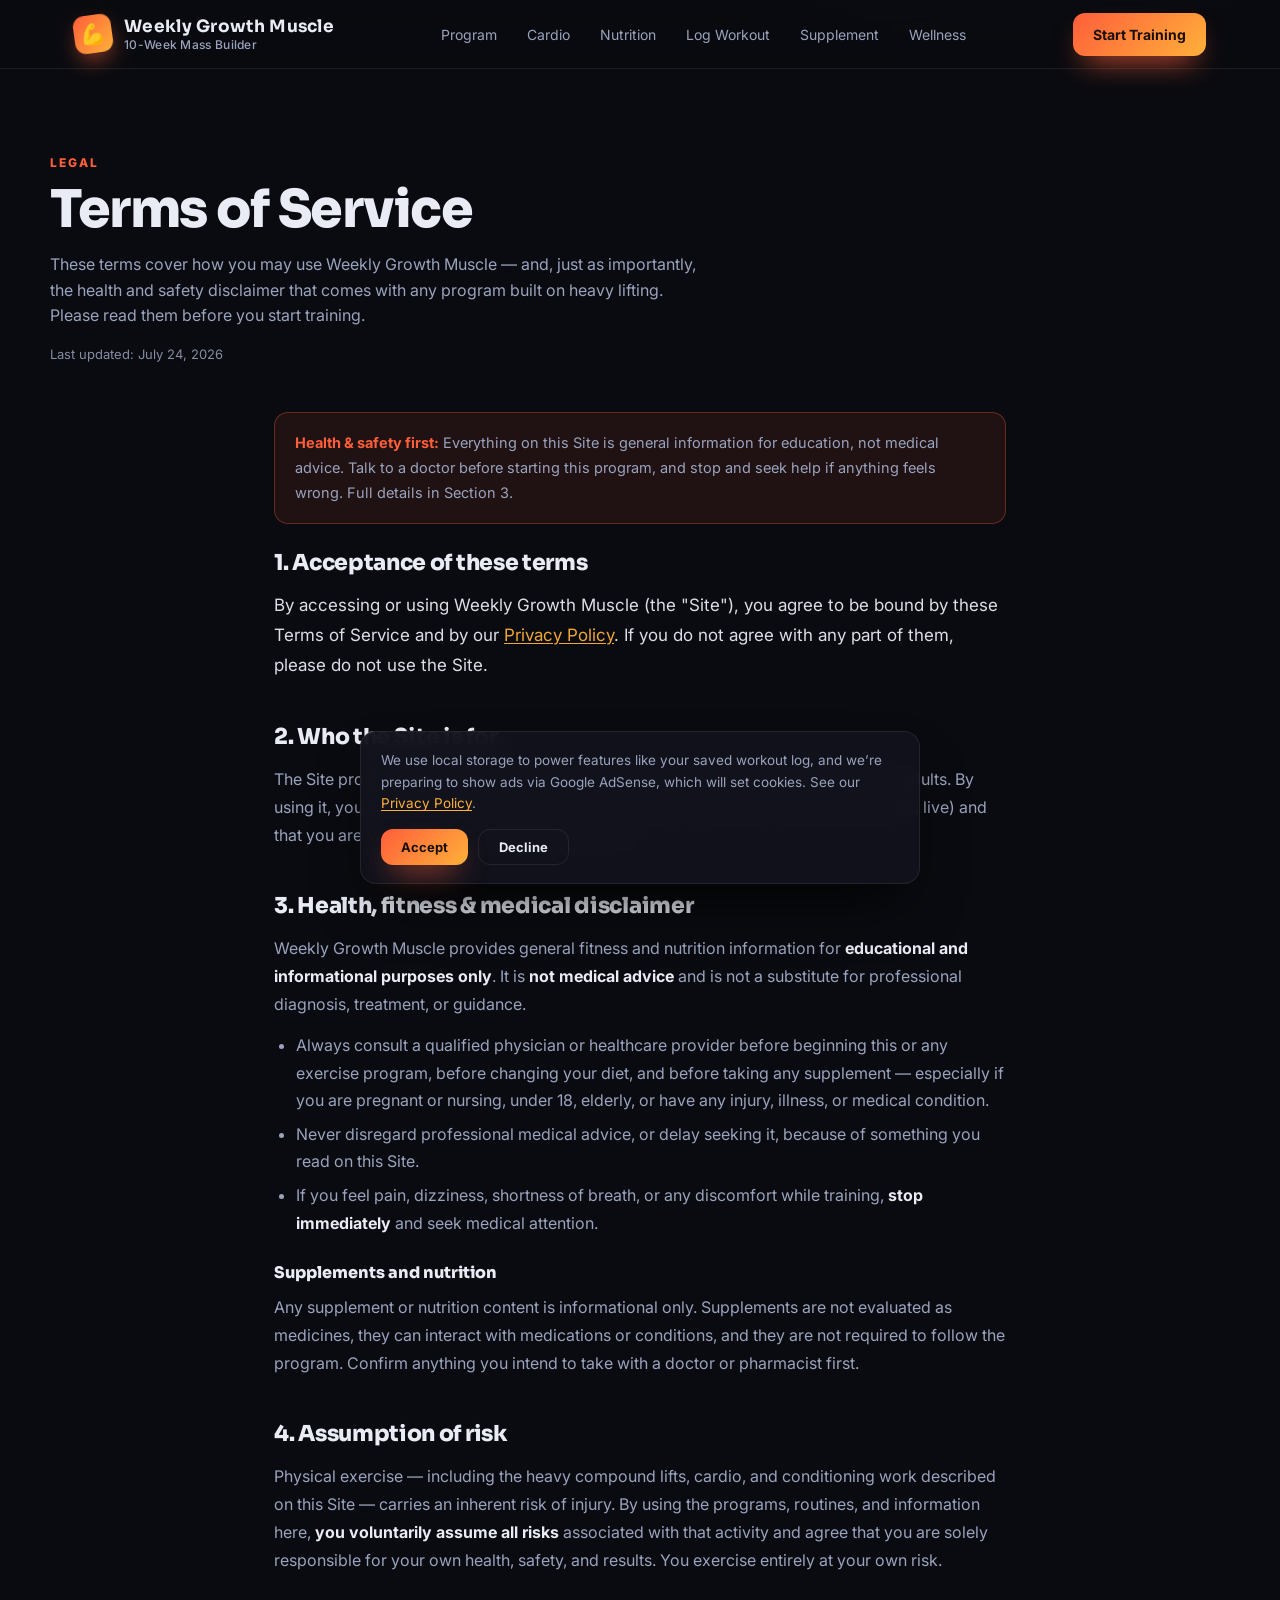
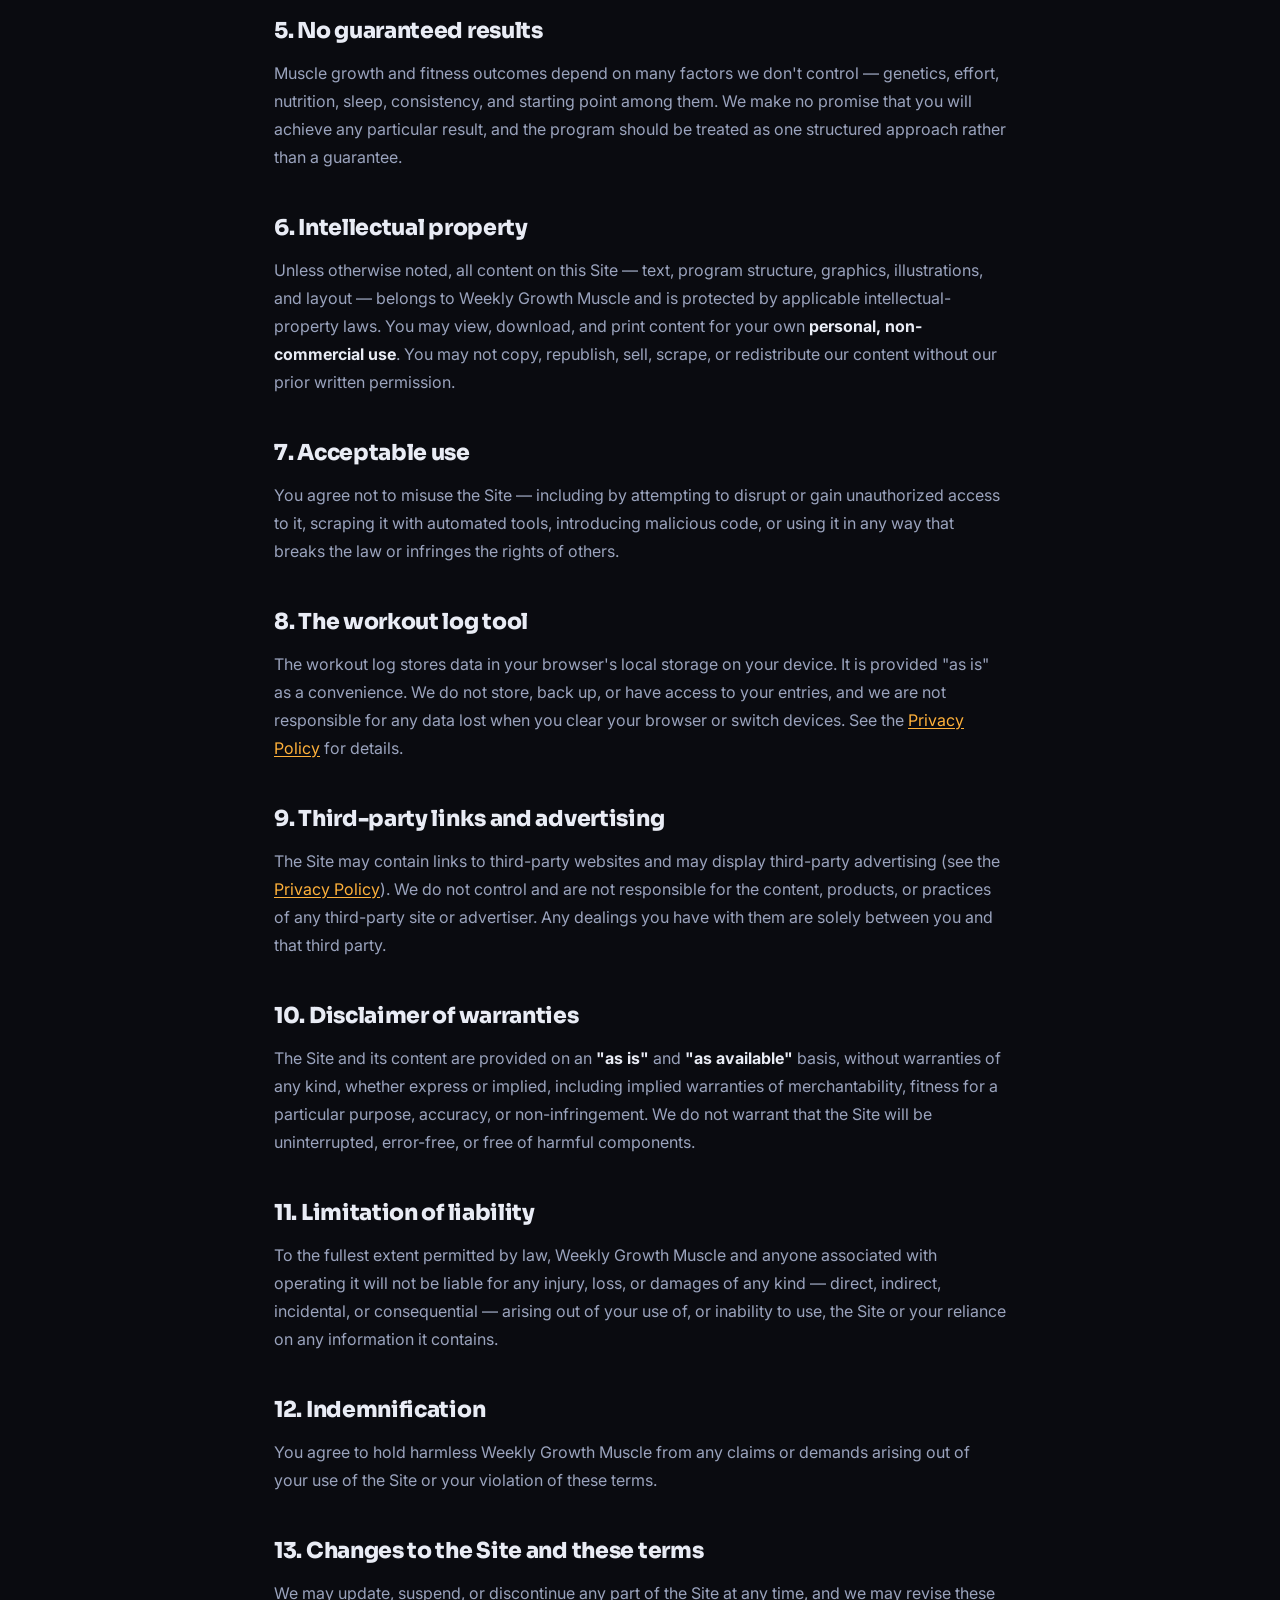
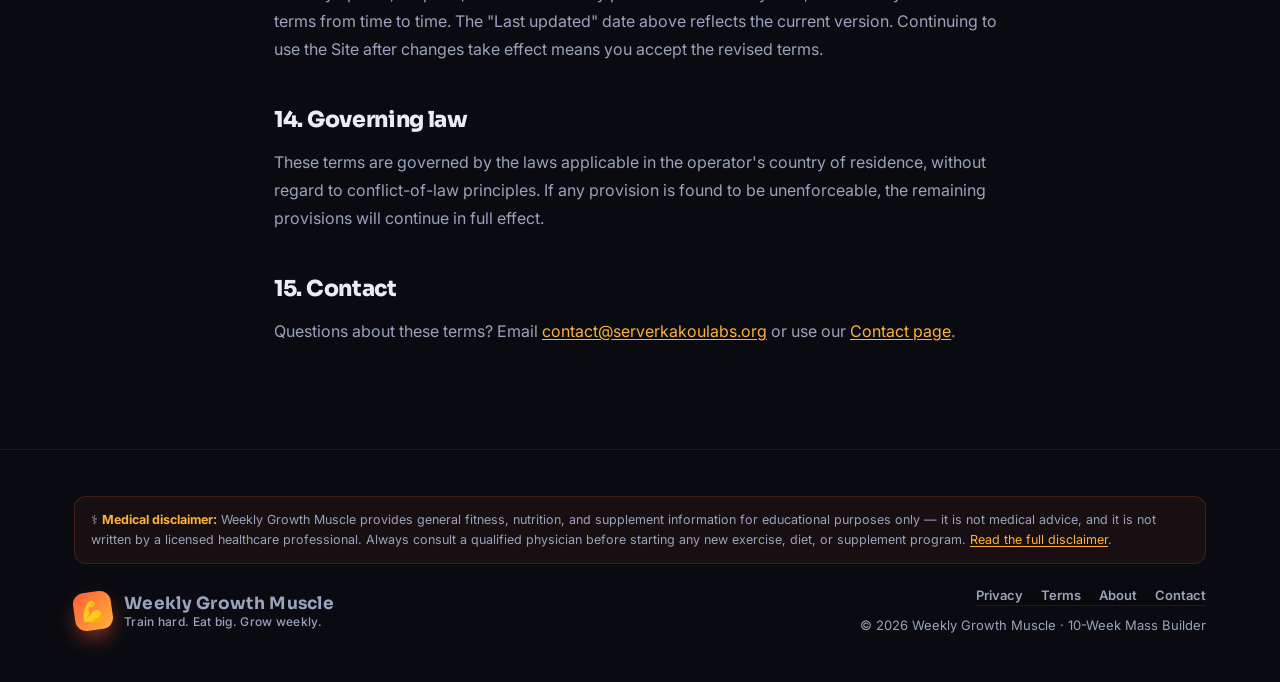
<file: terms.html>
<!DOCTYPE html>
<html lang="en">
<head>
<meta charset="UTF-8" />
<script async src="https://pagead2.googlesyndication.com/pagead/js/adsbygoogle.js?client=ca-pub-7652735657118192"
     crossorigin="anonymous"></script>
<meta name="viewport" content="width=device-width, initial-scale=1.0" />
<meta name="theme-color" content="#0a0b10" />
<link rel="apple-touch-icon" href="apple-touch-icon.png" />
<meta name="description" content="The terms for using Weekly Growth Muscle, including the health and fitness disclaimer, assumption of risk, intellectual property, and limitation of liability." />
<meta name="robots" content="index, follow" />
<link rel="canonical" href="https://wgmuscle.serverkakoulabs.org/terms.html" />
<meta property="og:type" content="website" />
<meta property="og:url" content="https://wgmuscle.serverkakoulabs.org/terms.html" />
<meta property="og:title" content="Terms of Service — Weekly Growth Muscle" />
<meta property="og:description" content="The rules for using Weekly Growth Muscle, plus the health and fitness disclaimer every lifter should read." />
<meta property="og:image" content="https://wgmuscle.serverkakoulabs.org/img/hero-banner.jpg" />
<meta name="twitter:card" content="summary_large_image" />
<meta name="twitter:image" content="https://wgmuscle.serverkakoulabs.org/img/hero-banner.jpg" />
<title>Terms of Service — Weekly Growth Muscle</title>
<link rel="stylesheet" href="assets/base.css" />
<link rel="stylesheet" href="assets/pages.css" />
<link rel="icon" href="data:image/svg+xml,%3Csvg xmlns='http://www.w3.org/2000/svg' viewBox='0 0 32 32'%3E%3Crect width='32' height='32' rx='7' fill='%23ff5e3a'/%3E%3Cg fill='%23fff'%3E%3Crect x='6' y='14.5' width='20' height='3' rx='1.5'/%3E%3Crect x='3.5' y='10.5' width='4.5' height='11' rx='1.6'/%3E%3Crect x='24' y='10.5' width='4.5' height='11' rx='1.6'/%3E%3C/g%3E%3C/svg%3E" />
<link rel="preconnect" href="https://fonts.googleapis.com" />
<link rel="preconnect" href="https://fonts.gstatic.com" crossorigin />
<link rel="stylesheet" href="https://fonts.googleapis.com/css2?family=Inter:wght@400;500;600;700;800&amp;family=Sora:wght@600;700;800&amp;display=swap" />
<link rel="stylesheet" href="assets/enhance.css" />
<noscript><style>.reveal{opacity:1!important;transform:none!important}</style></noscript>
</head>
<body>

<nav>
  <div class="wrap nav-in">
    <a class="logo" href="index.html">
      <div class="mark">💪</div>
      <div><b>Weekly Growth Muscle</b><span>10-Week Mass Builder</span></div>
    </a>
    <div class="nav-links" id="navLinks">
      <a href="index.html#about">Program</a>
      <a href="cardio.html">Cardio</a>
      <a href="nutrition.html">Nutrition</a>
      <a href="log.html">Log Workout</a>
      <a href="supplement.html">Supplement</a>
      <a href="wellness.html">Wellness</a>
    </div>
    <a class="btn" href="index.html#plan">Start Training</a>
    <button class="nav-toggle" type="button" aria-label="Toggle navigation menu" aria-expanded="false" aria-controls="navLinks">
      <svg class="menu" viewBox="0 0 24 24" fill="none" stroke="currentColor" stroke-width="2.2" stroke-linecap="round"><path d="M4 7h16M4 12h16M4 17h16"/></svg>
      <svg class="x" viewBox="0 0 24 24" fill="none" stroke="currentColor" stroke-width="2.2" stroke-linecap="round"><path d="M6 6l12 12M18 6L6 18"/></svg>
    </button>
  </div>
</nav>

<header class="wrap page-head reveal">
  <span class="eyebrow">Legal</span>
  <h1>Terms of Service</h1>
  <p class="sub">These terms cover how you may use Weekly Growth Muscle — and, just as importantly, the health and safety disclaimer that comes with any program built on heavy lifting. Please read them before you start training.</p>
  <p class="updated">Last updated: July 24, 2026</p>
</header>

<main class="prose">
  <div class="callout warn">
    <strong>Health &amp; safety first:</strong> Everything on this Site is general information for education, not medical advice. Talk to a doctor before starting this program, and stop and seek help if anything feels wrong. Full details in Section 3.
  </div>

  <h2>1. Acceptance of these terms</h2>
  <p class="lead">By accessing or using Weekly Growth Muscle (the "Site"), you agree to be bound by these Terms of Service and by our <a href="privacy.html">Privacy Policy</a>. If you do not agree with any part of them, please do not use the Site.</p>

  <h2>2. Who the Site is for</h2>
  <p>The Site provides fitness, exercise, nutrition, and supplement information for healthy adults. By using it, you confirm that you are at least 18 years old (or the age of majority where you live) and that you are legally able to enter into these terms.</p>

  <h2 id="health">3. Health, fitness &amp; medical disclaimer</h2>
  <p>Weekly Growth Muscle provides general fitness and nutrition information for <strong>educational and informational purposes only</strong>. It is <strong>not medical advice</strong> and is not a substitute for professional diagnosis, treatment, or guidance.</p>
  <ul>
    <li>Always consult a qualified physician or healthcare provider before beginning this or any exercise program, before changing your diet, and before taking any supplement — especially if you are pregnant or nursing, under 18, elderly, or have any injury, illness, or medical condition.</li>
    <li>Never disregard professional medical advice, or delay seeking it, because of something you read on this Site.</li>
    <li>If you feel pain, dizziness, shortness of breath, or any discomfort while training, <strong>stop immediately</strong> and seek medical attention.</li>
  </ul>

  <h3>Supplements and nutrition</h3>
  <p>Any supplement or nutrition content is informational only. Supplements are not evaluated as medicines, they can interact with medications or conditions, and they are not required to follow the program. Confirm anything you intend to take with a doctor or pharmacist first.</p>

  <h2>4. Assumption of risk</h2>
  <p>Physical exercise — including the heavy compound lifts, cardio, and conditioning work described on this Site — carries an inherent risk of injury. By using the programs, routines, and information here, <strong>you voluntarily assume all risks</strong> associated with that activity and agree that you are solely responsible for your own health, safety, and results. You exercise entirely at your own risk.</p>

  <h2>5. No guaranteed results</h2>
  <p>Muscle growth and fitness outcomes depend on many factors we don't control — genetics, effort, nutrition, sleep, consistency, and starting point among them. We make no promise that you will achieve any particular result, and the program should be treated as one structured approach rather than a guarantee.</p>

  <h2>6. Intellectual property</h2>
  <p>Unless otherwise noted, all content on this Site — text, program structure, graphics, illustrations, and layout — belongs to Weekly Growth Muscle and is protected by applicable intellectual-property laws. You may view, download, and print content for your own <strong>personal, non-commercial use</strong>. You may not copy, republish, sell, scrape, or redistribute our content without our prior written permission.</p>

  <h2>7. Acceptable use</h2>
  <p>You agree not to misuse the Site — including by attempting to disrupt or gain unauthorized access to it, scraping it with automated tools, introducing malicious code, or using it in any way that breaks the law or infringes the rights of others.</p>

  <h2>8. The workout log tool</h2>
  <p>The workout log stores data in your browser's local storage on your device. It is provided "as is" as a convenience. We do not store, back up, or have access to your entries, and we are not responsible for any data lost when you clear your browser or switch devices. See the <a href="privacy.html">Privacy Policy</a> for details.</p>

  <h2>9. Third-party links and advertising</h2>
  <p>The Site may contain links to third-party websites and may display third-party advertising (see the <a href="privacy.html">Privacy Policy</a>). We do not control and are not responsible for the content, products, or practices of any third-party site or advertiser. Any dealings you have with them are solely between you and that third party.</p>

  <h2>10. Disclaimer of warranties</h2>
  <p>The Site and its content are provided on an <strong>"as is"</strong> and <strong>"as available"</strong> basis, without warranties of any kind, whether express or implied, including implied warranties of merchantability, fitness for a particular purpose, accuracy, or non-infringement. We do not warrant that the Site will be uninterrupted, error-free, or free of harmful components.</p>

  <h2>11. Limitation of liability</h2>
  <p>To the fullest extent permitted by law, Weekly Growth Muscle and anyone associated with operating it will not be liable for any injury, loss, or damages of any kind — direct, indirect, incidental, or consequential — arising out of your use of, or inability to use, the Site or your reliance on any information it contains.</p>

  <h2>12. Indemnification</h2>
  <p>You agree to hold harmless Weekly Growth Muscle from any claims or demands arising out of your use of the Site or your violation of these terms.</p>

  <h2>13. Changes to the Site and these terms</h2>
  <p>We may update, suspend, or discontinue any part of the Site at any time, and we may revise these terms from time to time. The "Last updated" date above reflects the current version. Continuing to use the Site after changes take effect means you accept the revised terms.</p>

  <h2>14. Governing law</h2>
  <p>These terms are governed by the laws applicable in the operator's country of residence, without regard to conflict-of-law principles. If any provision is found to be unenforceable, the remaining provisions will continue in full effect.</p>

  <h2 id="contact">15. Contact</h2>
  <p>Questions about these terms? Email <a href="mailto:contact@serverkakoulabs.org">contact@serverkakoulabs.org</a> or use our <a href="contact.html">Contact page</a>.</p>
</main>

<footer>
  <div class="wrap foot-in">
    <p class="foot-disclaimer"><span aria-hidden="true">⚕️</span> <strong>Medical disclaimer:</strong> Weekly Growth Muscle provides general fitness, nutrition, and supplement information for educational purposes only — it is not medical advice, and it is not written by a licensed healthcare professional. Always consult a qualified physician before starting any new exercise, diet, or supplement program. <a href="terms.html#health">Read the full disclaimer</a>.</p>
    <a class="logo" href="index.html"><div class="mark">💪</div><div><b>Weekly Growth Muscle</b><span>Train hard. Eat big. Grow weekly.</span></div></a>
    <div class="foot-right">
      <nav class="foot-links" aria-label="Legal and site info">
        <a href="privacy.html">Privacy</a>
        <a href="terms.html">Terms</a>
        <a href="about.html">About</a>
        <a href="contact.html">Contact</a>
      </nav>
      <div class="foot-copy">© 2026 Weekly Growth Muscle · 10-Week Mass Builder</div>
    </div>
  </div>
</footer>

<script>
const revealEls = document.querySelectorAll('.reveal');
if('IntersectionObserver' in window){
  const io = new IntersectionObserver(es=>es.forEach(e=>{if(e.isIntersecting)e.target.classList.add('in')}),{threshold:.12});
  revealEls.forEach(el=>io.observe(el));
}else{
  revealEls.forEach(el=>el.classList.add('in'));
}
</script>
<script src="assets/enhance.js" defer></script>
</body>
</html>
</file>
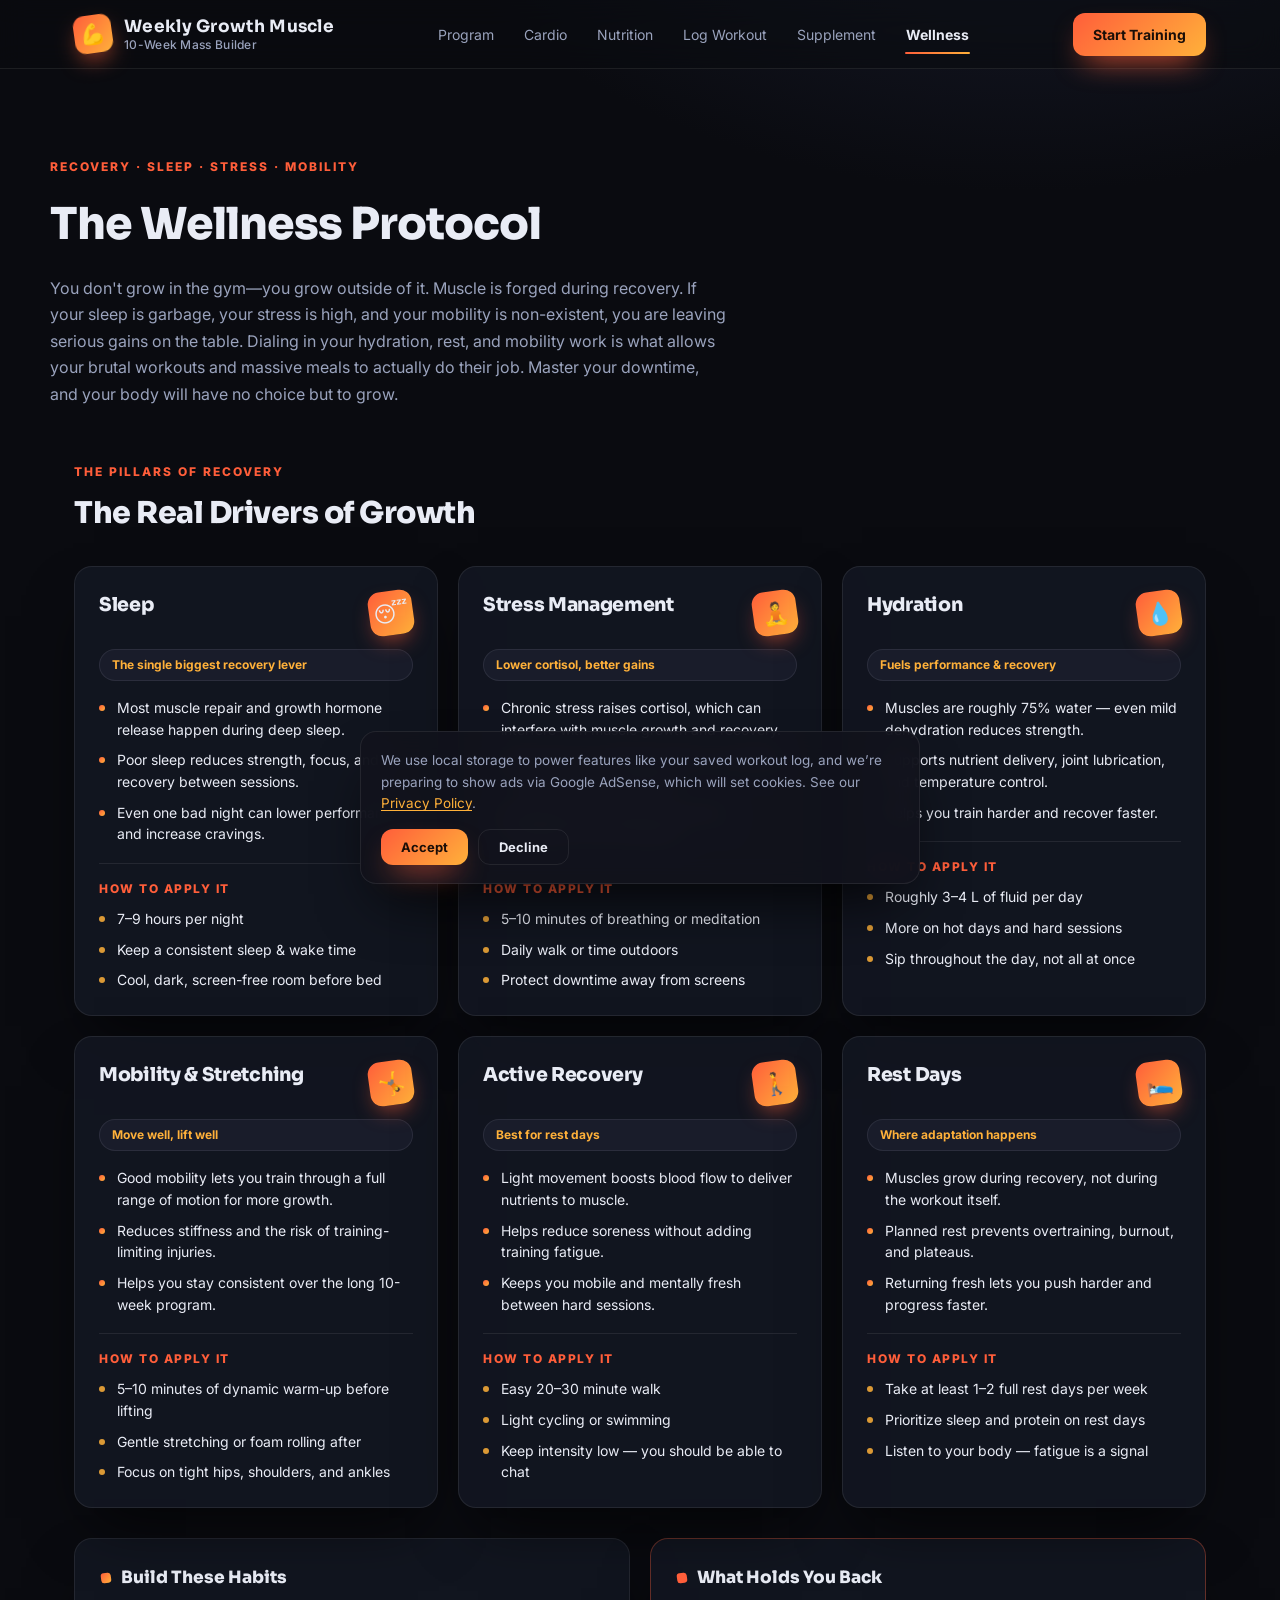
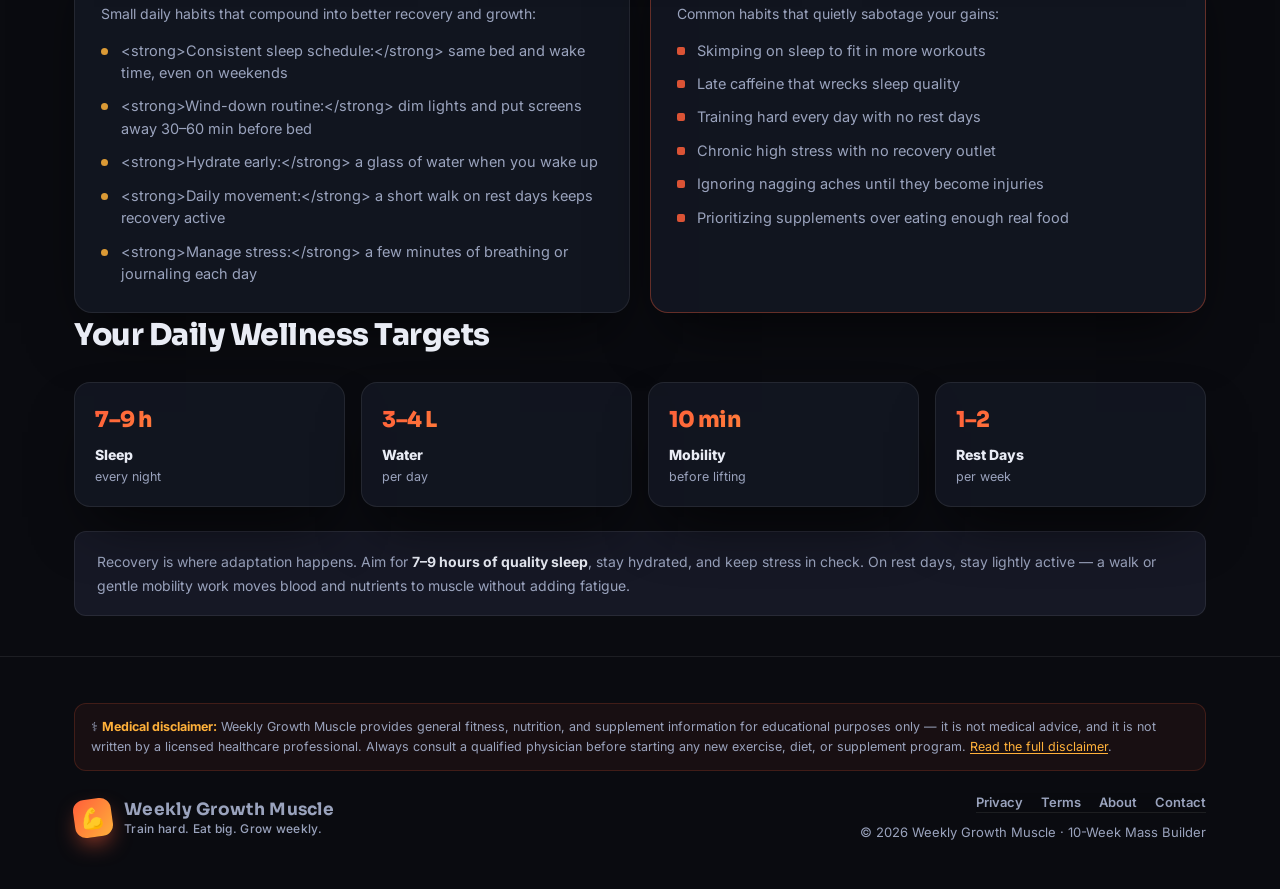
<file: wellness.html>
<!DOCTYPE html>
<html lang="en">
<head>
<meta charset="UTF-8" />
<script async src="https://pagead2.googlesyndication.com/pagead/js/adsbygoogle.js?client=ca-pub-7652735657118192"
     crossorigin="anonymous"></script>
<meta name="viewport" content="width=device-width, initial-scale=1.0" />
<meta name="theme-color" content="#0a0b10" />
<link rel="apple-touch-icon" href="apple-touch-icon.png" />
<meta name="description" content="The recovery protocol for muscle growth: sleep, stress, hydration, and mobility — the real drivers of gains outside the gym." />
<link rel="canonical" href="https://wgmuscle.serverkakoulabs.org/wellness.html" />
<meta property="og:type" content="website" />
<meta property="og:url" content="https://wgmuscle.serverkakoulabs.org/wellness.html" />
<meta property="og:title" content="Wellness — Weekly Growth Muscle" />
<meta property="og:description" content="The recovery protocol for muscle growth: sleep, stress, hydration, and mobility — the real drivers of gains outside the gym." />
<meta property="og:image" content="https://wgmuscle.serverkakoulabs.org/img/hero-banner.jpg" />
<meta name="twitter:card" content="summary_large_image" />
<meta name="twitter:image" content="https://wgmuscle.serverkakoulabs.org/img/hero-banner.jpg" />
<title>Wellness — Weekly Growth Muscle</title>
<link rel="stylesheet" href="assets/base.css" />
<style>
  /* page header */
  section{padding:48px 0}
  .page-head{padding:84px 0 16px}
  .eyebrow{color:var(--accent);font-weight:800;letter-spacing:2px;font-size:12px;text-transform:uppercase}
  .h2{font-size:clamp(28px,4vw,44px);font-weight:900;letter-spacing:-1px;margin-top:14px}
  .h3{font-size:clamp(22px,3vw,30px);font-weight:900;letter-spacing:-.5px}
  .sub{color:var(--mut);max-width:680px;margin-top:18px;line-height:1.65}
  .seclabel{color:var(--accent);font-weight:800;letter-spacing:2px;font-size:12px;text-transform:uppercase;margin-bottom:10px}

  /* wellness cards */
  .sup-grid{display:grid;grid-template-columns:repeat(auto-fill,minmax(330px,1fr));gap:20px;margin-top:30px;align-items:stretch}
  @media(max-width:560px){.sup-grid{grid-template-columns:1fr}}
  .sup{
    background:var(--panel);border:1px solid var(--line);border-radius:18px;
    padding:24px;box-shadow:var(--shadow);transition:transform .25s,box-shadow .25s;
    display:flex;flex-direction:column;
  }
  .sup:hover{transform:translateY(-6px);box-shadow:0 36px 64px -25px rgba(255,94,58,.32)}
  .sup .top{display:flex;align-items:flex-start;justify-content:space-between;gap:14px}
  .sup .icon{
    flex:none;width:44px;height:44px;border-radius:12px;background:var(--grad);
    display:grid;place-items:center;font-size:22px;transform:rotate(-8deg);
    box-shadow:0 10px 24px -10px var(--accent);
  }
  .sup h4{font-size:19px;font-weight:800;letter-spacing:-.3px}
  .sup .pill{
    display:inline-block;margin-top:14px;padding:6px 12px;border-radius:999px;
    background:var(--panel2);border:1px solid var(--line);color:var(--accent2);
    font-weight:700;font-size:12px;
  }
  .sup ul{list-style:none;margin-top:16px;display:flex;flex-direction:column;gap:9px}
  .sup li{position:relative;padding-left:18px;font-size:14px;line-height:1.55;color:var(--txt)}
  .sup li::before{content:"";position:absolute;left:0;top:8px;width:6px;height:6px;border-radius:50%;background:var(--grad)}
  .sup > ul{margin-bottom:18px}
  .sup .how{padding-top:16px;border-top:1px solid var(--line)}
  .sup .how .lbl{font-weight:800;font-size:12px;letter-spacing:1.5px;text-transform:uppercase;color:var(--accent);margin-bottom:10px}
  .sup .how ul{margin-top:0}
  .sup .how li::before{background:var(--accent2);opacity:.85}

  /* two-column info panels */
  .info-grid{display:grid;grid-template-columns:1fr 1fr;gap:20px;margin-top:30px;align-items:stretch}
  @media(max-width:760px){.info-grid{grid-template-columns:1fr}}
  .panel{
    background:var(--panel);border:1px solid var(--line);border-radius:18px;
    padding:26px;box-shadow:var(--shadow);
  }
  .panel.warn{border-color:rgba(255,94,58,.35)}
  .panel h4{font-size:17px;font-weight:800;display:flex;align-items:center;gap:10px}
  .panel h4 .dot{width:10px;height:10px;border-radius:3px;background:var(--grad);transform:rotate(-8deg)}
  .panel.warn h4 .dot{background:#ff5e3a}
  .panel ul{list-style:none;margin-top:16px;display:flex;flex-direction:column;gap:11px}
  .panel li{position:relative;padding-left:20px;font-size:14.5px;line-height:1.55;color:var(--mut)}
  .panel li strong{color:var(--txt)}
  .panel li::before{content:"";position:absolute;left:0;top:8px;width:7px;height:7px;border-radius:50%;background:var(--accent2);opacity:.85}
  .panel.warn li::before{background:#ff5e3a;border-radius:2px;width:8px;height:8px;top:7px}

  .note{
    margin-top:24px;background:var(--panel2);border:1px solid var(--line);
    border-radius:12px;padding:18px 22px;color:var(--mut);font-size:14px;max-width:820px;line-height:1.65;
  }
  .note strong{color:var(--txt)}

  /* example stat row */
  .ex-row{display:grid;grid-template-columns:repeat(4,1fr);gap:16px;margin-top:24px}
  @media(max-width:760px){.ex-row{grid-template-columns:repeat(2,1fr)}}
  @media(max-width:420px){.ex-row{grid-template-columns:1fr}}
  .stat{
    background:var(--panel);border:1px solid var(--line);border-radius:16px;
    padding:20px;box-shadow:var(--shadow);
  }
  .stat .v{font-size:22px;font-weight:900;letter-spacing:-.5px;background:var(--grad);-webkit-background-clip:text;background-clip:text;-webkit-text-fill-color:transparent}
  .stat .l{font-weight:800;margin-top:8px;font-size:14px}
  .stat .u{color:var(--mut);font-size:12.5px;margin-top:3px}

  footer{margin-top:40px}
</style>
<link rel="icon" href="data:image/svg+xml,%3Csvg xmlns='http://www.w3.org/2000/svg' viewBox='0 0 32 32'%3E%3Crect width='32' height='32' rx='7' fill='%23ff5e3a'/%3E%3Cg fill='%23fff'%3E%3Crect x='6' y='14.5' width='20' height='3' rx='1.5'/%3E%3Crect x='3.5' y='10.5' width='4.5' height='11' rx='1.6'/%3E%3Crect x='24' y='10.5' width='4.5' height='11' rx='1.6'/%3E%3C/g%3E%3C/svg%3E" />
<link rel="preconnect" href="https://fonts.googleapis.com" />
<link rel="preconnect" href="https://fonts.gstatic.com" crossorigin />
<link rel="stylesheet" href="https://fonts.googleapis.com/css2?family=Inter:wght@400;500;600;700;800&amp;family=Sora:wght@600;700;800&amp;display=swap" />
<link rel="stylesheet" href="assets/enhance.css" />
<noscript><style>.reveal{opacity:1!important;transform:none!important}</style></noscript>
<script type="application/ld+json">{"@context":"https://schema.org","@type":"Article","headline":"Wellness — Weekly Growth Muscle","description":"The recovery protocol for muscle growth: sleep, stress, hydration, and mobility — the real drivers of gains outside the gym.","image":"https://wgmuscle.serverkakoulabs.org/img/hero-banner.jpg","datePublished":"2026-07-24","dateModified":"2026-07-24","mainEntityOfPage":"https://wgmuscle.serverkakoulabs.org/wellness.html","author":{"@type":"Organization","name":"Weekly Growth Muscle"},"publisher":{"@type":"Organization","name":"Weekly Growth Muscle","logo":{"@type":"ImageObject","url":"https://wgmuscle.serverkakoulabs.org/apple-touch-icon.png"}}}</script>
</head>
<body>

<nav>
  <div class="wrap nav-in">
    <a class="logo" href="index.html">
      <div class="mark">💪</div>
      <div><b>Weekly Growth Muscle</b><span>10-Week Mass Builder</span></div>
    </a>
    <div class="nav-links" id="navLinks">
      <a href="index.html#about">Program</a>
      <a href="cardio.html">Cardio</a>
      <a href="nutrition.html">Nutrition</a>
      <a href="log.html">Log Workout</a>
      <a href="supplement.html">Supplement</a>
      <a class="active" href="wellness.html">Wellness</a>
    </div>
    <a class="btn" href="index.html#plan">Start Training</a>
    <button class="nav-toggle" type="button" aria-label="Toggle navigation menu" aria-expanded="false" aria-controls="navLinks">
      <svg class="menu" viewBox="0 0 24 24" fill="none" stroke="currentColor" stroke-width="2.2" stroke-linecap="round"><path d="M4 7h16M4 12h16M4 17h16"/></svg>
      <svg class="x" viewBox="0 0 24 24" fill="none" stroke="currentColor" stroke-width="2.2" stroke-linecap="round"><path d="M6 6l12 12M18 6L6 18"/></svg>
    </button>
  </div>
</nav>

<noscript>
  <div class="wrap" style="margin:18px auto">
    <p style="background:rgba(255,177,58,.08);border:1px solid rgba(255,177,58,.25);border-radius:12px;padding:14px 18px;color:var(--accent2);font-size:14px;margin:0">⚠️ This site needs JavaScript enabled to show the recovery & wellness protocol.</p>
  </div>
</noscript>

<header class="wrap page-head reveal">
  <span class="eyebrow">Recovery · Sleep · Stress · Mobility</span>
  <h1 class="h2">The Wellness Protocol</h1>
  <p class="sub">You don't grow in the gym—you grow outside of it. Muscle is forged during recovery. If your sleep is garbage, your stress is high, and your mobility is non-existent, you are leaving serious gains on the table. Dialing in your hydration, rest, and mobility work is what allows your brutal workouts and massive meals to actually do their job. Master your downtime, and your body will have no choice but to grow.</p>
</header>

<!-- PILLARS -->
<section class="wrap reveal" style="padding-top:40px">
  <div class="seclabel">The Pillars of Recovery</div>
  <h2 class="h3">The Real Drivers of Growth</h2>
  <div class="sup-grid" id="wellGrid"></div>
</section>

<!-- DO / AVOID -->
<section class="wrap reveal">
  <div class="info-grid">
    <div class="panel">
      <h4><span class="dot"></span>Build These Habits</h4>
      <p style="color:var(--mut);font-size:14px;margin-top:12px">Small daily habits that compound into better recovery and growth:</p>
      <ul id="doList"></ul>
    </div>
    <div class="panel warn">
      <h4><span class="dot"></span>What Holds You Back</h4>
      <p style="color:var(--mut);font-size:14px;margin-top:12px">Common habits that quietly sabotage your gains:</p>
      <ul id="avoidList"></ul>
    </div>
  </div>
</section>

<!-- DAILY TARGETS -->
<section class="wrap reveal">
  <h2 class="h3">Your Daily Wellness Targets</h2>
  <div class="ex-row" id="exRow"></div>
  <p class="note" style="max-width:none">Recovery is where adaptation happens. Aim for <strong>7–9 hours of quality sleep</strong>, stay hydrated, and keep stress in check. On rest days, stay lightly active — a walk or gentle mobility work moves blood and nutrients to muscle without adding fatigue.</p>
</section>

<footer>
  <div class="wrap foot-in">
    <p class="foot-disclaimer"><span aria-hidden="true">⚕️</span> <strong>Medical disclaimer:</strong> Weekly Growth Muscle provides general fitness, nutrition, and supplement information for educational purposes only — it is not medical advice, and it is not written by a licensed healthcare professional. Always consult a qualified physician before starting any new exercise, diet, or supplement program. <a href="terms.html#health">Read the full disclaimer</a>.</p>
    <a class="logo" href="index.html"><div class="mark">💪</div><div><b>Weekly Growth Muscle</b><span>Train hard. Eat big. Grow weekly.</span></div></a>
    <div class="foot-right">
      <nav class="foot-links" aria-label="Legal and site info">
        <a href="privacy.html">Privacy</a>
        <a href="terms.html">Terms</a>
        <a href="about.html">About</a>
        <a href="contact.html">Contact</a>
      </nav>
      <div class="foot-copy">© 2026 Weekly Growth Muscle · 10-Week Mass Builder</div>
    </div>
  </div>
</footer>

<script>
const PILLARS = [
  {
    icon:'😴', name:'Sleep', tag:'The single biggest recovery lever',
    benefits:[
      'Most muscle repair and growth hormone release happen during deep sleep.',
      'Poor sleep reduces strength, focus, and recovery between sessions.',
      'Even one bad night can lower performance and increase cravings.',
    ],
    how:['7–9 hours per night','Keep a consistent sleep & wake time','Cool, dark, screen-free room before bed'],
  },
  {
    icon:'🧘', name:'Stress Management', tag:'Lower cortisol, better gains',
    benefits:[
      'Chronic stress raises cortisol, which can interfere with muscle growth and recovery.',
      'High stress hurts sleep quality and appetite — both critical for growing.',
      'Managing stress improves training consistency and motivation.',
    ],
    how:['5–10 minutes of breathing or meditation','Daily walk or time outdoors','Protect downtime away from screens'],
  },
  {
    icon:'💧', name:'Hydration', tag:'Fuels performance & recovery',
    benefits:[
      'Muscles are roughly 75% water — even mild dehydration reduces strength.',
      'Supports nutrient delivery, joint lubrication, and temperature control.',
      'Helps you train harder and recover faster.',
    ],
    how:['Roughly 3–4 L of fluid per day','More on hot days and hard sessions','Sip throughout the day, not all at once'],
  },
  {
    icon:'🤸', name:'Mobility & Stretching', tag:'Move well, lift well',
    benefits:[
      'Good mobility lets you train through a full range of motion for more growth.',
      'Reduces stiffness and the risk of training-limiting injuries.',
      'Helps you stay consistent over the long 10-week program.',
    ],
    how:['5–10 minutes of dynamic warm-up before lifting','Gentle stretching or foam rolling after','Focus on tight hips, shoulders, and ankles'],
  },
  {
    icon:'🚶', name:'Active Recovery', tag:'Best for rest days',
    benefits:[
      'Light movement boosts blood flow to deliver nutrients to muscle.',
      'Helps reduce soreness without adding training fatigue.',
      'Keeps you mobile and mentally fresh between hard sessions.',
    ],
    how:['Easy 20–30 minute walk','Light cycling or swimming','Keep intensity low — you should be able to chat'],
  },
  {
    icon:'🛌', name:'Rest Days', tag:'Where adaptation happens',
    benefits:[
      'Muscles grow during recovery, not during the workout itself.',
      'Planned rest prevents overtraining, burnout, and plateaus.',
      'Returning fresh lets you push harder and progress faster.',
    ],
    how:['Take at least 1–2 full rest days per week','Prioritize sleep and protein on rest days','Listen to your body — fatigue is a signal'],
  },
];

const DO_HABITS = [
  '<strong>Consistent sleep schedule:</strong> same bed and wake time, even on weekends',
  '<strong>Wind-down routine:</strong> dim lights and put screens away 30–60 min before bed',
  '<strong>Hydrate early:</strong> a glass of water when you wake up',
  '<strong>Daily movement:</strong> a short walk on rest days keeps recovery active',
  '<strong>Manage stress:</strong> a few minutes of breathing or journaling each day',
];

const AVOID_HABITS = [
  'Skimping on sleep to fit in more workouts',
  'Late caffeine that wrecks sleep quality',
  'Training hard every day with no rest days',
  'Chronic high stress with no recovery outlet',
  'Ignoring nagging aches until they become injuries',
  'Prioritizing supplements over eating enough real food',
];

const TARGETS = [
  {v:'7–9 h', l:'Sleep', u:'every night'},
  {v:'3–4 L', l:'Water', u:'per day'},
  {v:'10 min', l:'Mobility', u:'before lifting'},
  {v:'1–2', l:'Rest Days', u:'per week'},
];

function escapeHTML(value){
  return String(value).replace(/[&<>"']/g,ch=>({
    '&':'&amp;','<':'&lt;','>':'&gt;','"':'&quot;',"'":'&#39;'
  }[ch]));
}

/* wellness cards */
document.getElementById('wellGrid').innerHTML = PILLARS.map(s=>`
  <div class="sup">
    <div class="top">
      <div>
        <h4>${escapeHTML(s.name)}</h4>
      </div>
      <div class="icon">${escapeHTML(s.icon)}</div>
    </div>
    <span class="pill">${escapeHTML(s.tag)}</span>
    <ul>${s.benefits.map(b=>`<li>${escapeHTML(b)}</li>`).join('')}</ul>
    <div class="how">
      <div class="lbl">How To Apply It</div>
      <ul>${s.how.map(h=>`<li>${escapeHTML(h)}</li>`).join('')}</ul>
    </div>
  </div>`).join('');

/* do / avoid (trusted HTML strings) */
document.getElementById('doList').innerHTML = DO_HABITS.map(p=>`<li>${escapeHTML(p)}</li>`).join('');
document.getElementById('avoidList').innerHTML = AVOID_HABITS.map(o=>`<li>${escapeHTML(o)}</li>`).join('');

/* daily targets */
document.getElementById('exRow').innerHTML = TARGETS.map(e=>`
  <div class="stat">
    <div class="v">${escapeHTML(e.v)}</div>
    <div class="l">${escapeHTML(e.l)}</div>
    <div class="u">${escapeHTML(e.u)}</div>
  </div>`).join('');

/* scroll reveal */
const revealEls = document.querySelectorAll('.reveal');
if('IntersectionObserver' in window){
  const io = new IntersectionObserver(es=>es.forEach(e=>{if(e.isIntersecting)e.target.classList.add('in')}),{threshold:.08});
  revealEls.forEach(el=>io.observe(el));
}else{
  revealEls.forEach(el=>el.classList.add('in'));
}
</script>
<script src="assets/enhance.js" defer></script>
</body>
</html>
</file>
<file: assets/base.css>
/* ==========================================================================
   Weekly Growth Muscle — shared base layer (design tokens + page chrome)
   Loaded BEFORE each page's inline <style> so page-specific rules still win
   at equal specificity. assets/enhance.css loads LAST for the polish layer.

   Holds only what is identical on every page: the :root tokens, CSS reset,
   body, nav/logo/button, footer, and the reveal animation base. Anything that
   differs per page (section padding, .h2/.sub, components) stays inline.
   ========================================================================== */

:root{
  --bg:#0a0b10;
  --bg2:#11131c;
  --panel:rgba(22,25,38,.72);
  --panel2:rgba(30,34,52,.6);
  --line:rgba(255,255,255,.08);
  --txt:#e9ecf5;
  --mut:#9aa3bd;
  --accent:#ff5e3a;
  --accent2:#ffb13a;
  --grad:linear-gradient(135deg,#ff5e3a,#ffb13a);
  --shadow:0 30px 60px -20px rgba(0,0,0,.7);
}
*{box-sizing:border-box;margin:0;padding:0}
html{scroll-behavior:smooth}
body{
  font-family:'Inter',system-ui,-apple-system,'Segoe UI',sans-serif;
  background:radial-gradient(1200px 800px at 80% -10%,#1b1f33 0%,var(--bg) 55%),var(--bg);
  color:var(--txt);
  overflow-x:hidden;
  line-height:1.5;
}
a{color:inherit;text-decoration:none}
.wrap{max-width:1180px;margin:0 auto;padding:0 24px}

/* nav */
nav{
  position:sticky;top:0;z-index:50;
  -webkit-backdrop-filter:blur(14px);
  backdrop-filter:blur(14px);
  background:rgba(10,11,16,.55);
  border-bottom:1px solid var(--line);
}
.nav-in{display:flex;align-items:center;justify-content:space-between;height:68px}
.logo{display:flex;align-items:center;gap:12px;font-weight:800;letter-spacing:.3px}
.logo .mark{
  width:38px;height:38px;border-radius:11px;background:var(--grad);
  display:grid;place-items:center;font-size:20px;
  box-shadow:0 10px 24px -8px var(--accent);transform:rotate(-8deg);
}
.logo b{font-size:17px}.logo span{color:var(--mut);font-weight:500;font-size:12px;display:block;margin-top:-3px}
.nav-links{display:flex;gap:28px;font-size:14px;color:var(--mut)}
.nav-links a:hover{color:var(--txt)}
.nav-links a.active{color:var(--txt);font-weight:700}
.btn{
  display:inline-flex;align-items:center;gap:8px;
  padding:11px 20px;border-radius:12px;font-weight:700;font-size:14px;
  background:var(--grad);color:#1a0e08;cursor:pointer;border:none;font-family:inherit;
  box-shadow:0 14px 30px -12px var(--accent);transition:transform .2s,box-shadow .2s;
}
.btn:hover{transform:translateY(-2px);box-shadow:0 20px 40px -12px var(--accent)}
.btn.ghost{background:transparent;color:var(--txt);border:1px solid var(--line);box-shadow:none}
@media(max-width:760px){.nav-links{display:none}}

/* footer */
footer{padding:46px 0;border-top:1px solid var(--line);color:var(--mut);font-size:13px}
.foot-in{display:flex;justify-content:space-between;flex-wrap:wrap;gap:16px;align-items:center}
.foot-disclaimer{
  flex:0 0 100%;margin:0 0 6px;padding:13px 16px;border-radius:12px;
  background:rgba(255,94,58,.06);border:1px solid rgba(255,94,58,.18);
  color:var(--mut);font-size:12.5px;line-height:1.6;
}
.foot-disclaimer strong{color:var(--accent2)}
.foot-disclaimer a{color:var(--accent2);text-decoration:underline;text-underline-offset:2px}
.foot-disclaimer a:hover{color:var(--accent)}
.foot-right{display:flex;flex-direction:column;align-items:flex-end;gap:10px}
.foot-links{display:flex;flex-wrap:wrap;gap:6px 18px}
.foot-links a{color:var(--mut);font-weight:600;transition:color .2s}
.foot-links a:hover,.foot-links a:focus-visible{color:var(--txt)}
.foot-copy{color:var(--mut)}
@media(max-width:620px){
  .foot-in{justify-content:center;text-align:center}
  .foot-right{align-items:center}
  .foot-links a{display:inline-flex;align-items:center;min-height:44px;padding:0 8px}
  .foot-disclaimer a{display:inline-block;padding:4px 2px}
}

/* scroll reveal — starts hidden; JS adds .in.
   With JS disabled, the <noscript> block in each page neutralises this. */
.reveal{opacity:0;transform:translateY(28px);transition:.7s cubic-bezier(.2,.7,.2,1)}
.reveal.in{opacity:1;transform:none}
</file>
<file: assets/enhance.css>
/* ==========================================================================
   Weekly Growth Muscle — shared UX/visual enhancement layer
   Loaded AFTER each page's inline <style> so these rules win at equal
   specificity. Pure progressive enhancement: brand + structure unchanged.
   ========================================================================== */

/* Fonts load via <link> in each page's <head> (faster, parallel fetch). */

:root{
  --font-body:'Inter',system-ui,-apple-system,'Segoe UI',sans-serif;
  --font-head:'Sora','Inter',system-ui,sans-serif;
  /* offset focus ring: dark gap + amber halo, readable on any surface */
  --ring:0 0 0 2px var(--bg), 0 0 0 5px rgba(255,177,58,.7);
  --ease:cubic-bezier(.2,.7,.2,1);
}

/* ---- Typography: real display + body faces --------------------------------- */
body{font-family:var(--font-body)}
h1,h2,h3,h4,.h2,.h3,.logo b,.banner h2,.stat .v,.day-head h3,.rest-card h3{
  font-family:var(--font-head);
}

/* ---- Selection + scrollbar polish ----------------------------------------- */
::selection{background:rgba(255,94,58,.32);color:#fff}
html{scrollbar-color:var(--accent) transparent}
::-webkit-scrollbar{width:12px;height:12px}
::-webkit-scrollbar-thumb{
  background:linear-gradient(var(--accent),var(--accent2));
  border-radius:20px;border:3px solid var(--bg);
}
::-webkit-scrollbar-track{background:transparent}

/* ---- Accessibility: consistent, visible focus ----------------------------- */
a:focus-visible,button:focus-visible,.btn:focus-visible,
[tabindex]:focus-visible,.daytab:focus-visible,.gmore:focus-visible,.more:focus-visible{
  outline:none;
  box-shadow:var(--ring);
}
/* keep the existing nicer outline on workout tabs, just tidy the offset */
.tab:focus-visible{outline:3px solid rgba(255,177,58,.85);outline-offset:2px;box-shadow:none}

/* ---- Buttons: press feedback + light sweep -------------------------------- */
.btn{position:relative;overflow:hidden;isolation:isolate;
  transition:transform .18s var(--ease),box-shadow .2s var(--ease)}
.btn:active{transform:translateY(0) scale(.96)}
.btn::after{
  content:"";position:absolute;inset:0;z-index:-1;
  background:linear-gradient(120deg,transparent 30%,rgba(255,255,255,.45) 50%,transparent 70%);
  transform:translateX(-130%);transition:transform .6s var(--ease);
}
.btn:hover::after{transform:translateX(130%)}

/* ---- Nav: animated underline + active state ------------------------------- */
.nav-links a{position:relative;padding:6px 1px}
.nav-links a::after{
  content:"";position:absolute;left:0;right:100%;bottom:-3px;height:2px;
  border-radius:2px;background:var(--grad);transition:right .25s var(--ease);
}
.nav-links a:hover::after,.nav-links a.active::after{right:0}

/* ---- Cards: subtle gradient ring on hover (index + cardio) ---------------- */
.card{position:relative}
.card::before{
  content:"";position:absolute;inset:0;border-radius:inherit;padding:1px;z-index:4;
  pointer-events:none;opacity:0;transition:opacity .3s ease;
  background:linear-gradient(135deg,rgba(255,94,58,.75),rgba(255,177,58,.75));
  -webkit-mask:linear-gradient(#000 0 0) content-box,linear-gradient(#000 0 0);
  -webkit-mask-composite:xor;mask-composite:exclude;
}
.card:hover::before{opacity:1}

/* ---- Grid entrance: gentle staggered fade (opacity-only, hover-safe) ------- */
@media (prefers-reduced-motion:no-preference){
  @keyframes wgmFadeIn{from{opacity:0}to{opacity:1}}
  .ex-grid>.card,.meal-grid>.meal,.sup-grid>.sup,.grocery-grid>.gcard,
  .info-grid>.info,.target-grid>.stat,.ex-row>.stat{
    opacity:0;animation:wgmFadeIn .5s ease forwards;
  }
  .ex-grid>.card:nth-child(1),.meal-grid>.meal:nth-child(1),.sup-grid>.sup:nth-child(1),
  .grocery-grid>.gcard:nth-child(1),.info-grid>.info:nth-child(1),
  .target-grid>.stat:nth-child(1),.ex-row>.stat:nth-child(1){animation-delay:.04s}
  .ex-grid>.card:nth-child(2),.meal-grid>.meal:nth-child(2),.sup-grid>.sup:nth-child(2),
  .grocery-grid>.gcard:nth-child(2),.info-grid>.info:nth-child(2),
  .target-grid>.stat:nth-child(2),.ex-row>.stat:nth-child(2){animation-delay:.10s}
  .ex-grid>.card:nth-child(3),.meal-grid>.meal:nth-child(3),.sup-grid>.sup:nth-child(3),
  .grocery-grid>.gcard:nth-child(3),.info-grid>.info:nth-child(3),
  .target-grid>.stat:nth-child(3),.ex-row>.stat:nth-child(3){animation-delay:.16s}
  .ex-grid>.card:nth-child(4),.meal-grid>.meal:nth-child(4),.sup-grid>.sup:nth-child(4),
  .grocery-grid>.gcard:nth-child(4),.info-grid>.info:nth-child(4),
  .target-grid>.stat:nth-child(4),.ex-row>.stat:nth-child(4){animation-delay:.22s}
  .ex-grid>.card:nth-child(5),.meal-grid>.meal:nth-child(5),.sup-grid>.sup:nth-child(5),
  .target-grid>.stat:nth-child(5){animation-delay:.28s}
  .ex-grid>.card:nth-child(n+6),.meal-grid>.meal:nth-child(n+6),
  .sup-grid>.sup:nth-child(n+6){animation-delay:.34s}
}

/* --- Navigation Toggle & Mobile Menu Fix --- */
.nav-toggle {
  display: none;
  background: transparent;
  border: none;
  color: var(--txt);
  cursor: pointer;
  padding: 8px;
}
.nav-toggle svg { width: 28px; height: 28px; }
.nav-toggle .x { display: none; }
.nav-toggle[aria-expanded="true"] .menu { display: none; }
.nav-toggle[aria-expanded="true"] .x { display: block; }

@media(max-width: 760px) {
  .nav-toggle { display: block; margin-left: auto; }
  /* keep the phone header from overflowing: hide the redundant CTA, shrink the logo */
  nav .nav-in > .btn { display: none; }
  .logo b { font-size: 15px; }
  .logo span { font-size: 11px; }
  .logo .mark { width: 34px; height: 34px; }
  .nav-links {
    display: none;
    position: absolute;
    top: 68px; /* Aligns right beneath the nav bar */
    left: 0;
    width: 100%;
    background: rgba(10, 11, 16, 0.95);
    -webkit-backdrop-filter: blur(14px);
    backdrop-filter: blur(14px);
    border-bottom: 1px solid var(--line);
    flex-direction: column;
    padding: 24px;
    gap: 20px;
    box-shadow: var(--shadow);
  }
  .nav-links.open { display: flex; }
  .nav-links a::after { display: none; }
}

/* ---- Trust / author note (top of YMYL content pages) ---------------------- */
.trust-note{
  display:flex;gap:12px;align-items:flex-start;
  margin:14px 0 0;padding:14px 18px;border-radius:14px;
  background:rgba(255,177,58,.08);border:1px solid rgba(255,177,58,.28);
  font-size:13.5px;line-height:1.6;color:var(--mut);
}
.trust-note .ic{flex:none;font-size:19px;line-height:1.5}
.trust-note strong{color:var(--txt)}
.trust-note a{color:var(--accent2);font-weight:700;text-decoration:underline;text-underline-offset:2px}
.trust-note a:hover{color:var(--accent)}

/* ---- Cookie consent banner (injected by enhance.js) ----------------------- */
.wgm-cookie{
  position:fixed;left:16px;right:16px;bottom:16px;z-index:200;
  max-width:560px;margin:0 auto;
  background:rgba(17,19,28,.94);-webkit-backdrop-filter:blur(14px);backdrop-filter:blur(14px);
  border:1px solid var(--line);border-radius:16px;
  box-shadow:0 30px 60px -20px rgba(0,0,0,.85);
  padding:18px 20px;color:var(--txt);
  transform:translateY(160%);transition:transform .5s var(--ease);
}
.wgm-cookie.show{transform:none}
.wgm-cookie p{margin:0 0 14px;font-size:13.5px;line-height:1.6;color:var(--mut)}
.wgm-cookie a{color:var(--accent2);text-decoration:underline;text-underline-offset:2px}
.wgm-cookie a:hover{color:var(--accent)}
.wgm-cookie .row{display:flex;gap:10px;flex-wrap:wrap}
.wgm-cookie .btn{padding:9px 20px;font-size:13px}
.wgm-cookie .decline{
  padding:9px 20px;font-size:13px;border-radius:12px;font-weight:700;font-family:inherit;cursor:pointer;
  background:transparent;color:var(--txt);border:1px solid var(--line);
  transition:border-color .2s,transform .18s var(--ease);
}
.wgm-cookie .decline:hover{border-color:rgba(255,255,255,.28)}
.wgm-cookie .decline:active{transform:scale(.96)}
@media(max-width:480px){.wgm-cookie .row .btn,.wgm-cookie .row .decline{flex:1}}
@media(prefers-reduced-motion:reduce){.wgm-cookie{transition:none;transform:none}}

/* ---- Respect reduced-motion globally (CRITICAL a11y) ---------------------- */
@media (prefers-reduced-motion:reduce){
  *,*::before,*::after{
    animation-duration:.001ms!important;animation-iteration-count:1!important;
    transition-duration:.001ms!important;scroll-behavior:auto!important;
  }
  .reveal{opacity:1!important;transform:none!important}
}
</file>
<file: assets/pages.css>
/* ==========================================================================
   Weekly Growth Muscle — content pages (Privacy, Terms, About, Contact)
   Shared styling for the long-form legal / info pages. Linked ONLY on those
   four pages, after base.css and before enhance.css (the polish layer).
   Custom properties (--font-head, --ring) come from enhance.css :root and
   resolve at use-time regardless of stylesheet order.
   ========================================================================== */

/* ---- page header ---------------------------------------------------------- */
.page-head{padding:80px 0 12px}
.page-head .eyebrow{color:var(--accent);font-weight:800;letter-spacing:2px;font-size:12px;text-transform:uppercase}
.page-head h1{font-family:var(--font-head);font-size:clamp(30px,5vw,52px);font-weight:900;letter-spacing:-1.5px;margin-top:10px;line-height:1.02}
.page-head .sub{color:var(--mut);max-width:660px;margin-top:16px;font-size:16px;line-height:1.6}
.page-head .updated{margin-top:16px;font-size:13px;color:var(--mut);opacity:.85}

/* ---- readable long-form column -------------------------------------------- */
.prose{max-width:780px;margin:0 auto;padding:14px 24px 90px}
.prose h2{font-family:var(--font-head);font-size:22px;font-weight:800;letter-spacing:-.3px;margin:40px 0 12px;scroll-margin-top:88px}
.prose h2:first-of-type{margin-top:14px}
.prose h3{font-size:16px;font-weight:800;margin:24px 0 8px;color:var(--txt)}
.prose p{color:var(--mut);margin:0 0 14px;line-height:1.75}
.prose ul,.prose ol{color:var(--mut);margin:0 0 16px;padding-left:22px;line-height:1.7}
.prose li{margin:7px 0}
.prose a{color:var(--accent2);text-decoration:underline;text-underline-offset:2px}
.prose a:hover{color:var(--accent)}
.prose strong{color:var(--txt)}
.prose .lead{font-size:17px;color:var(--txt);opacity:.94}

/* ---- callout / disclaimer box --------------------------------------------- */
.callout{
  margin:22px 0;padding:18px 20px;border-radius:14px;
  background:rgba(255,177,58,.08);border:1px solid rgba(255,177,58,.28);
  color:var(--mut);font-size:14.5px;line-height:1.7;
}
.callout strong{color:var(--accent2)}
.callout.warn{background:rgba(255,94,58,.09);border-color:rgba(255,94,58,.32)}
.callout.warn strong{color:var(--accent)}

/* ---- in-page table of contents -------------------------------------------- */
.toc{display:flex;flex-wrap:wrap;gap:8px;margin:22px 0 4px}
.toc a{
  font-size:12.5px;font-weight:700;color:var(--mut);text-decoration:none;
  padding:7px 13px;border-radius:999px;border:1px solid var(--line);
  background:var(--panel2);transition:color .2s,border-color .2s;
}
.toc a:hover{color:var(--txt);border-color:rgba(255,94,58,.4)}

/* ---- About page ----------------------------------------------------------- */
.about-grid{display:grid;grid-template-columns:repeat(3,1fr);gap:18px;margin:30px 0}
@media(max-width:760px){.about-grid{grid-template-columns:1fr}}
.about-card{background:var(--panel);border:1px solid var(--line);border-radius:18px;padding:24px;transition:transform .25s,border-color .25s}
.about-card:hover{transform:translateY(-5px);border-color:rgba(255,94,58,.4)}
.about-card .ic{font-size:26px;margin-bottom:10px}
.about-card h3{font-size:16px;font-weight:800;margin-bottom:6px}
.about-card p{color:var(--mut);font-size:13.5px;line-height:1.65;margin:0}

/* ---- Contact page --------------------------------------------------------- */
.contact-grid{display:grid;grid-template-columns:1fr 1fr;gap:26px;margin-top:8px;align-items:start}
@media(max-width:820px){.contact-grid{grid-template-columns:1fr}}
.contact-card{background:var(--panel);border:1px solid var(--line);border-radius:20px;padding:28px;box-shadow:var(--shadow)}
.contact-card h2{font-family:var(--font-head);font-size:20px;font-weight:800;margin:0 0 6px}
.contact-card>p{color:var(--mut);font-size:14px;line-height:1.65;margin:0}
.email-badge{
  display:inline-flex;align-items:center;gap:12px;margin-top:16px;
  font-weight:800;font-size:17px;color:var(--txt);text-decoration:none;
  padding:12px 16px;border-radius:12px;background:var(--panel2);border:1px solid var(--line);
  word-break:break-all;transition:border-color .2s}
.email-badge:hover{border-color:rgba(255,94,58,.5)}
.email-badge .ic{
  width:36px;height:36px;flex:none;border-radius:9px;background:var(--grad);
  display:grid;place-items:center;font-size:18px;color:#1a0e08}
.contact-list{list-style:none;padding:0;margin:20px 0 0}
.contact-list li{display:flex;gap:12px;align-items:flex-start;color:var(--mut);font-size:14px;margin:14px 0;line-height:1.6}
.contact-list .ic{flex:none;font-size:18px;margin-top:1px}
.contact-list strong{color:var(--txt);font-weight:700}

/* form */
.field{margin-top:16px}
.field label{display:block;font-size:13px;font-weight:700;margin-bottom:6px;color:var(--txt)}
.field input,.field textarea{
  width:100%;font-family:inherit;font-size:14.5px;color:var(--txt);
  background:var(--panel2);border:1px solid var(--line);border-radius:12px;padding:12px 14px;
  transition:border-color .2s,box-shadow .2s}
.field input:focus,.field textarea:focus{outline:none;border-color:rgba(255,94,58,.55);box-shadow:var(--ring)}
.field textarea{min-height:130px;resize:vertical}
.form-note{margin-top:14px;font-size:12.5px;color:var(--mut);line-height:1.6}
.form-msg{margin-top:12px;font-size:13px;font-weight:700;color:var(--accent2);min-height:1em}
.contact-card form .btn{margin-top:18px}
</file>
